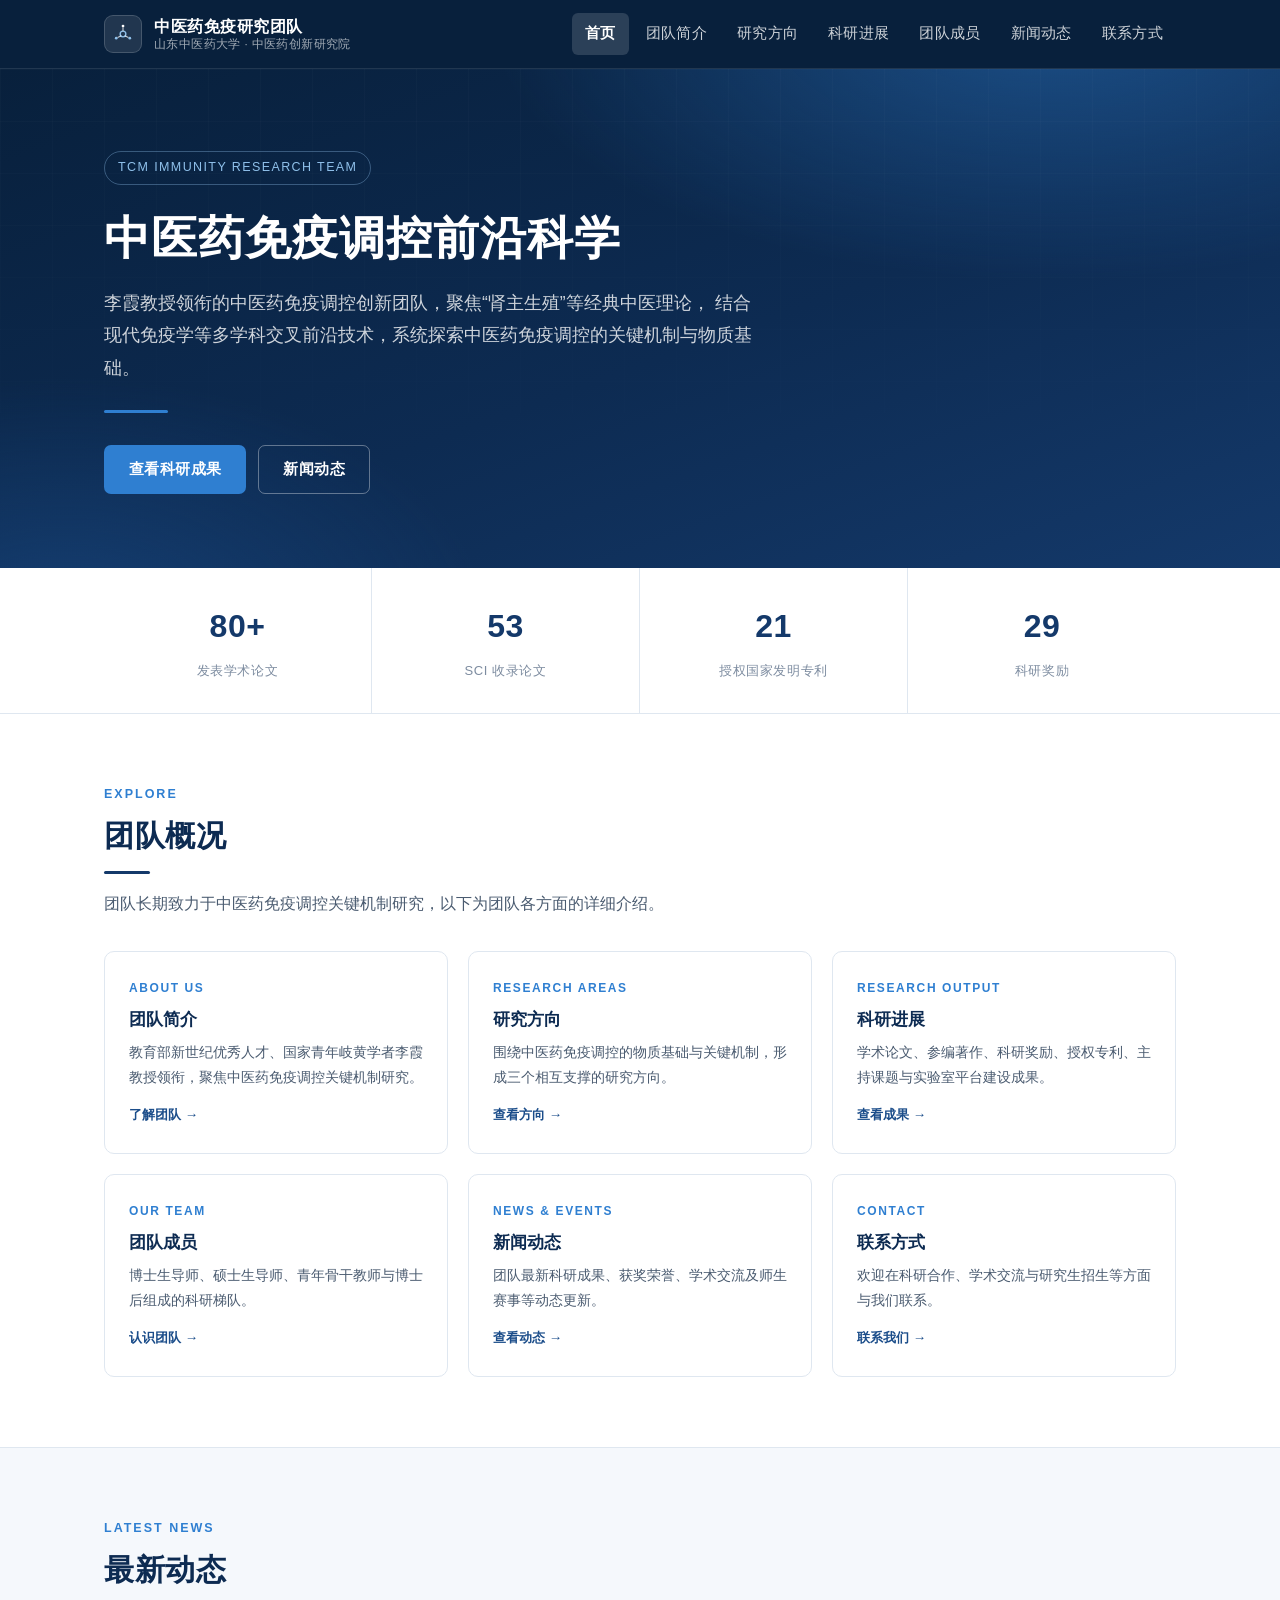
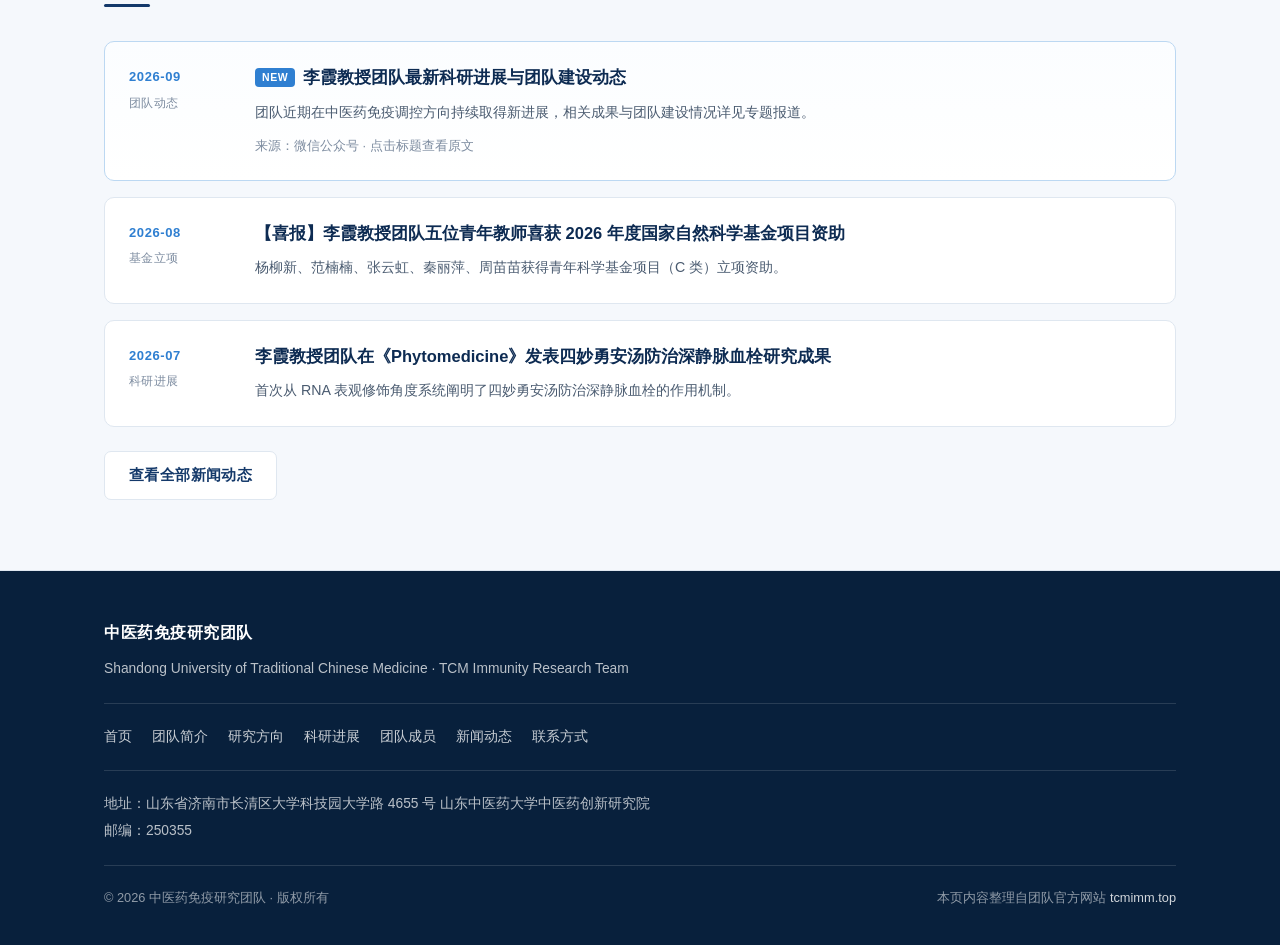
<file: index.html>
<!DOCTYPE html>
<html lang="zh-CN">
<head>
<meta charset="UTF-8">
<meta name="viewport" content="width=device-width, initial-scale=1">
<title>中医药免疫研究团队 | 山东中医药大学</title>
<meta name="description" content="山东中医药大学中医药免疫研究团队 —— 李霞教授领衔，聚焦中医药免疫调控关键机制研究，涵盖母胎免疫耐受、肿瘤免疫微环境与血管炎症损伤方向。">
<link rel="stylesheet" href="assets/css/style.css">
</head>
<body id="top">

<header class="site-header">
  <div class="container header-inner">
    <a class="brand" href="index.html">
      <span class="brand-mark" aria-hidden="true">
        <svg width="22" height="22" viewBox="0 0 24 24" fill="none">
          <circle cx="12" cy="12" r="3.1" stroke="#8fc0ea" stroke-width="1.5"/>
          <circle cx="12" cy="3.4" r="1.5" fill="#fff"/>
          <circle cx="19.4" cy="16.6" r="1.5" fill="#8fc0ea"/>
          <circle cx="4.6" cy="16.6" r="1.5" fill="#8fc0ea"/>
          <path d="M12 4.9v4M13.9 13.9l4 1.9M10.1 13.9l-4 1.9" stroke="rgba(255,255,255,.75)" stroke-width="1.2"/>
        </svg>
      </span>
      <span class="brand-text">
        <strong>中医药免疫研究团队</strong>
        <small>山东中医药大学 · 中医药创新研究院</small>
      </span>
    </a>
    <button class="nav-toggle" id="navToggle" aria-label="展开导航">☰</button>
    <nav class="site-nav" id="siteNav">
      <a href="index.html" class="active">首页</a>
      <a href="about.html">团队简介</a>
      <a href="research.html">研究方向</a>
      <a href="publications.html">科研进展</a>
      <a href="team.html">团队成员</a>
      <a href="news.html">新闻动态</a>
      <a href="contact.html">联系方式</a>
    </nav>
  </div>
</header>

<!-- ================= HERO ================= -->
<div class="hero">
  <div class="hero-inner">
    <span class="hero-tag">TCM Immunity Research Team</span>
    <h1>中医药免疫调控前沿科学</h1>
    <p class="hero-sub">
      李霞教授领衔的中医药免疫调控创新团队，聚焦“肾主生殖”等经典中医理论，
      结合现代免疫学等多学科交叉前沿技术，系统探索中医药免疫调控的关键机制与物质基础。
    </p>
    <div class="hero-line"></div>
    <div class="hero-actions">
      <a class="btn btn-primary" href="publications.html">查看科研成果</a>
      <a class="btn btn-ghost" href="news.html">新闻动态</a>
    </div>
  </div>
</div>

<!-- ================= STATS ================= -->
<div class="stats">
  <div class="container stats-grid">
    <div class="stat"><b>80+</b><span>发表学术论文</span></div>
    <div class="stat"><b>53</b><span>SCI 收录论文</span></div>
    <div class="stat"><b>21</b><span>授权国家发明专利</span></div>
    <div class="stat"><b>29</b><span>科研奖励</span></div>
  </div>
</div>

<!-- ================= 栏目导航 ================= -->
<section>
  <div class="container">
    <div class="sec-head">
      <div class="cn">Explore</div>
      <h2>团队概况</h2>
      <p>团队长期致力于中医药免疫调控关键机制研究，以下为团队各方面的详细介绍。</p>
    </div>
    <div class="link-cards">
      <a class="link-card" href="about.html">
        <div class="k">About us</div>
        <h3>团队简介</h3>
        <p>教育部新世纪优秀人才、国家青年岐黄学者李霞教授领衔，聚焦中医药免疫调控关键机制研究。</p>
        <div class="more">了解团队 →</div>
      </a>
      <a class="link-card" href="research.html">
        <div class="k">Research areas</div>
        <h3>研究方向</h3>
        <p>围绕中医药免疫调控的物质基础与关键机制，形成三个相互支撑的研究方向。</p>
        <div class="more">查看方向 →</div>
      </a>
      <a class="link-card" href="publications.html">
        <div class="k">Research output</div>
        <h3>科研进展</h3>
        <p>学术论文、参编著作、科研奖励、授权专利、主持课题与实验室平台建设成果。</p>
        <div class="more">查看成果 →</div>
      </a>
      <a class="link-card" href="team.html">
        <div class="k">Our team</div>
        <h3>团队成员</h3>
        <p>博士生导师、硕士生导师、青年骨干教师与博士后组成的科研梯队。</p>
        <div class="more">认识团队 →</div>
      </a>
      <a class="link-card" href="news.html">
        <div class="k">News &amp; events</div>
        <h3>新闻动态</h3>
        <p>团队最新科研成果、获奖荣誉、学术交流及师生赛事等动态更新。</p>
        <div class="more">查看动态 →</div>
      </a>
      <a class="link-card" href="contact.html">
        <div class="k">Contact</div>
        <h3>联系方式</h3>
        <p>欢迎在科研合作、学术交流与研究生招生等方面与我们联系。</p>
        <div class="more">联系我们 →</div>
      </a>
    </div>
  </div>
</section>

<!-- ================= 最新动态 ================= -->
<section class="section-alt">
  <div class="container">
    <div class="sec-head">
      <div class="cn">Latest news</div>
      <h2>最新动态</h2>
    </div>
    <div class="news-list">
      <article class="news-item is-new">
        <div class="news-date">2026-09<span>团队动态</span></div>
        <div>
          <h3><span class="badge-new">NEW</span><a href="https://mp.weixin.qq.com/s/19D8iKcvSdoYa2pzSZUnFw" target="_blank" rel="noopener">李霞教授团队最新科研进展与团队建设动态</a></h3>
          <p>团队近期在中医药免疫调控方向持续取得新进展，相关成果与团队建设情况详见专题报道。</p>
          <div class="src">来源：微信公众号 · 点击标题查看原文</div>
        </div>
      </article>
      <article class="news-item">
        <div class="news-date">2026-08<span>基金立项</span></div>
        <div>
          <h3><a href="news.html">【喜报】李霞教授团队五位青年教师喜获 2026 年度国家自然科学基金项目资助</a></h3>
          <p>杨柳新、范楠楠、张云虹、秦丽萍、周苗苗获得青年科学基金项目（C 类）立项资助。</p>
        </div>
      </article>
      <article class="news-item">
        <div class="news-date">2026-07<span>科研进展</span></div>
        <div>
          <h3><a href="news.html">李霞教授团队在《Phytomedicine》发表四妙勇安汤防治深静脉血栓研究成果</a></h3>
          <p>首次从 RNA 表观修饰角度系统阐明了四妙勇安汤防治深静脉血栓的作用机制。</p>
        </div>
      </article>
    </div>
    <p style="margin-top:24px"><a class="btn btn-line" href="news.html">查看全部新闻动态</a></p>
  </div>
</section>

<footer>
  <div class="container">
    <div class="fbrand">中医药免疫研究团队</div>
    <div style="margin-top:8px">Shandong University of Traditional Chinese Medicine · TCM Immunity Research Team</div>
    <div class="fdiv"></div>
    <div class="fnav">
      <a href="index.html">首页</a>
      <a href="about.html">团队简介</a>
      <a href="research.html">研究方向</a>
      <a href="publications.html">科研进展</a>
      <a href="team.html">团队成员</a>
      <a href="news.html">新闻动态</a>
      <a href="contact.html">联系方式</a>
    </div>
    <div class="fdiv"></div>
    <p>地址：山东省济南市长清区大学科技园大学路 4655 号 山东中医药大学中医药创新研究院</p>
    <p>邮编：250355</p>
    <div class="fdiv"></div>
    <div class="fbot">
      <span>© 2026 中医药免疫研究团队 · 版权所有</span>
      <span>本页内容整理自团队官方网站 <a href="https://tcmimm.top/" target="_blank" rel="noopener">tcmimm.top</a></span>
    </div>
  </div>
</footer>

<button class="totop" id="toTop" aria-label="返回顶部">↑</button>
<script src="assets/js/main.js"></script>
</body>
</html>
</file>
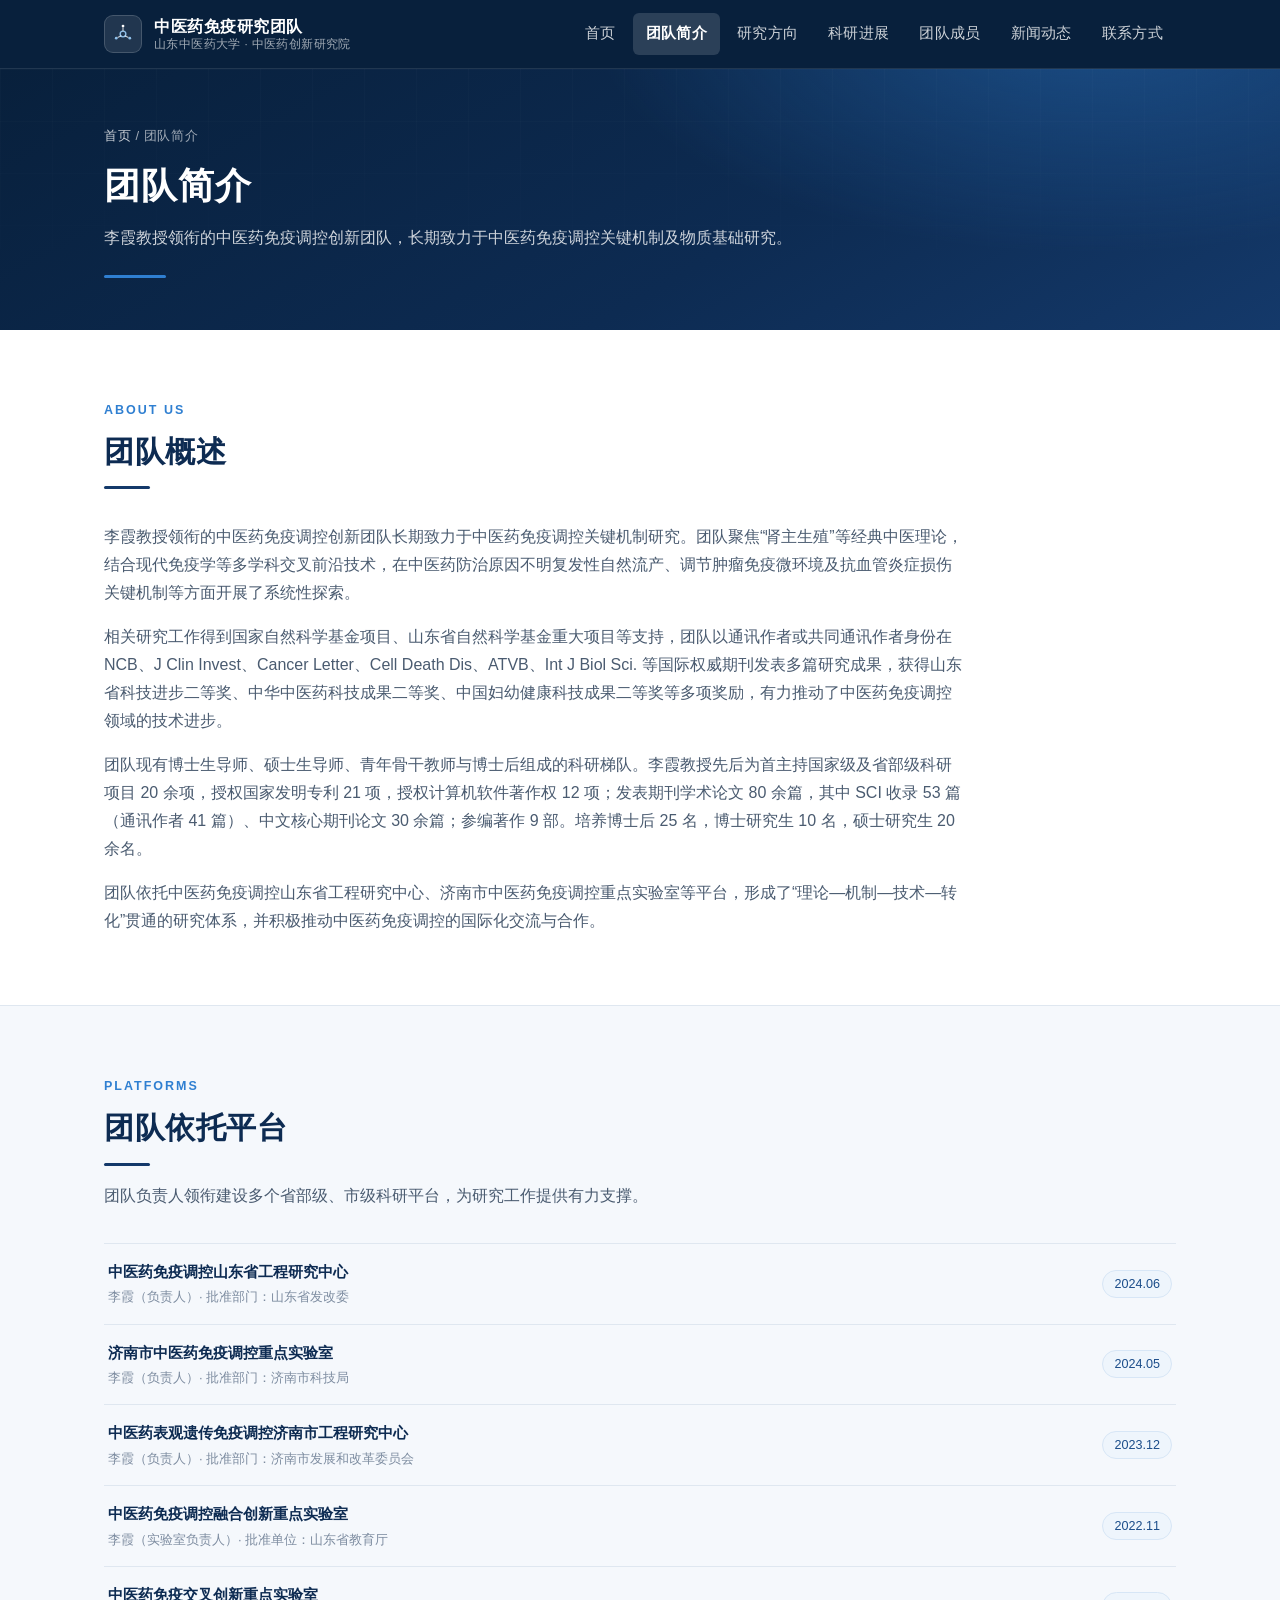
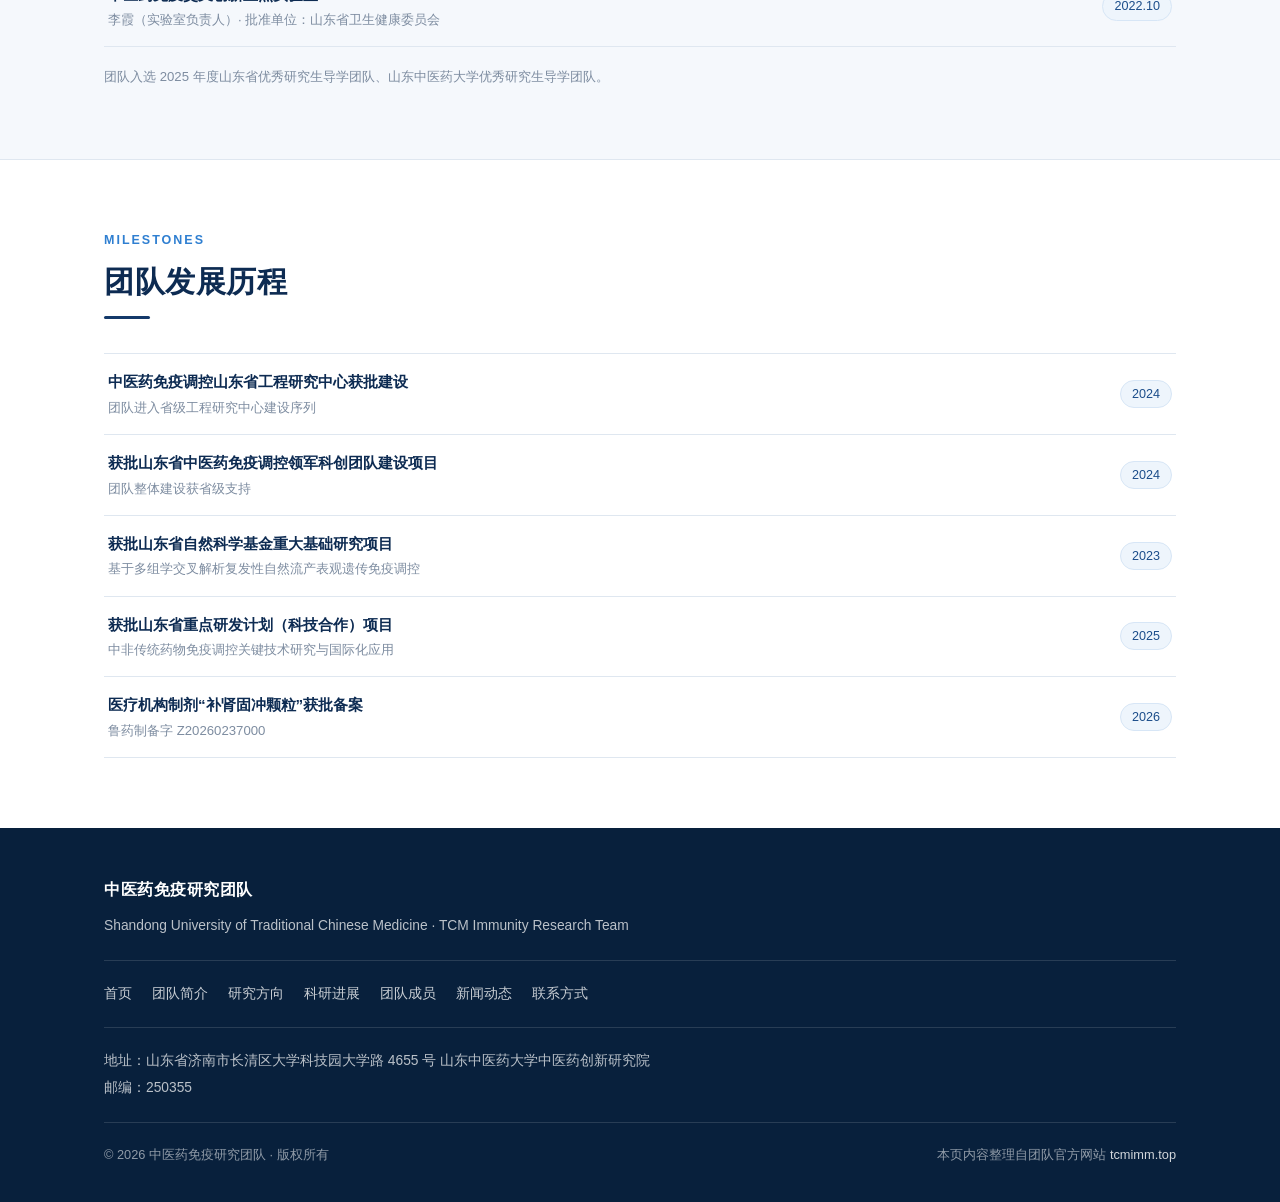
<file: about.html>
<!DOCTYPE html>
<html lang="zh-CN">
<head>
<meta charset="UTF-8">
<meta name="viewport" content="width=device-width, initial-scale=1">
<title>团队简介 | 中医药免疫研究团队</title>
<meta name="description" content="山东中医药大学中医药免疫研究团队简介 —— 李霞教授领衔，聚焦中医药免疫调控关键机制与物质基础研究。">
<link rel="stylesheet" href="assets/css/style.css">
</head>
<body id="top">

<header class="site-header">
  <div class="container header-inner">
    <a class="brand" href="index.html">
      <span class="brand-mark" aria-hidden="true">
        <svg width="22" height="22" viewBox="0 0 24 24" fill="none">
          <circle cx="12" cy="12" r="3.1" stroke="#8fc0ea" stroke-width="1.5"/>
          <circle cx="12" cy="3.4" r="1.5" fill="#fff"/>
          <circle cx="19.4" cy="16.6" r="1.5" fill="#8fc0ea"/>
          <circle cx="4.6" cy="16.6" r="1.5" fill="#8fc0ea"/>
          <path d="M12 4.9v4M13.9 13.9l4 1.9M10.1 13.9l-4 1.9" stroke="rgba(255,255,255,.75)" stroke-width="1.2"/>
        </svg>
      </span>
      <span class="brand-text">
        <strong>中医药免疫研究团队</strong>
        <small>山东中医药大学 · 中医药创新研究院</small>
      </span>
    </a>
    <button class="nav-toggle" id="navToggle" aria-label="展开导航">☰</button>
    <nav class="site-nav" id="siteNav">
      <a href="index.html">首页</a>
      <a href="about.html" class="active">团队简介</a>
      <a href="research.html">研究方向</a>
      <a href="publications.html">科研进展</a>
      <a href="team.html">团队成员</a>
      <a href="news.html">新闻动态</a>
      <a href="contact.html">联系方式</a>
    </nav>
  </div>
</header>

<div class="page-hero">
  <div class="container">
    <div class="crumb"><a href="index.html">首页</a> / 团队简介</div>
    <h1>团队简介</h1>
    <p class="sub">李霞教授领衔的中医药免疫调控创新团队，长期致力于中医药免疫调控关键机制及物质基础研究。</p>
    <div class="hero-line"></div>
  </div>
</div>

<section>
  <div class="container">
    <div class="sec-head">
      <div class="cn">About us</div>
      <h2>团队概述</h2>
    </div>
    <div class="prose">
      <p>李霞教授领衔的中医药免疫调控创新团队长期致力于中医药免疫调控关键机制研究。团队聚焦“肾主生殖”等经典中医理论，结合现代免疫学等多学科交叉前沿技术，在中医药防治原因不明复发性自然流产、调节肿瘤免疫微环境及抗血管炎症损伤关键机制等方面开展了系统性探索。</p>
      <p>相关研究工作得到国家自然科学基金项目、山东省自然科学基金重大项目等支持，团队以通讯作者或共同通讯作者身份在 NCB、J Clin Invest、Cancer Letter、Cell Death Dis、ATVB、Int J Biol Sci. 等国际权威期刊发表多篇研究成果，获得山东省科技进步二等奖、中华中医药科技成果二等奖、中国妇幼健康科技成果二等奖等多项奖励，有力推动了中医药免疫调控领域的技术进步。</p>
      <p>团队现有博士生导师、硕士生导师、青年骨干教师与博士后组成的科研梯队。李霞教授先后为首主持国家级及省部级科研项目 20 余项，授权国家发明专利 21 项，授权计算机软件著作权 12 项；发表期刊学术论文 80 余篇，其中 SCI 收录 53 篇（通讯作者 41 篇）、中文核心期刊论文 30 余篇；参编著作 9 部。培养博士后 25 名，博士研究生 10 名，硕士研究生 20 余名。</p>
      <p>团队依托中医药免疫调控山东省工程研究中心、济南市中医药免疫调控重点实验室等平台，形成了“理论—机制—技术—转化”贯通的研究体系，并积极推动中医药免疫调控的国际化交流与合作。</p>
    </div>
  </div>
</section>

<section class="section-alt">
  <div class="container">
    <div class="sec-head">
      <div class="cn">Platforms</div>
      <h2>团队依托平台</h2>
      <p>团队负责人领衔建设多个省部级、市级科研平台，为研究工作提供有力支撑。</p>
    </div>
    <div class="rows">
      <div class="row"><div><div class="t">中医药免疫调控山东省工程研究中心</div><div class="m">李霞（负责人）· 批准部门：山东省发改委</div></div><div></div><div class="y">2024.06</div></div>
      <div class="row"><div><div class="t">济南市中医药免疫调控重点实验室</div><div class="m">李霞（负责人）· 批准部门：济南市科技局</div></div><div></div><div class="y">2024.05</div></div>
      <div class="row"><div><div class="t">中医药表观遗传免疫调控济南市工程研究中心</div><div class="m">李霞（负责人）· 批准部门：济南市发展和改革委员会</div></div><div></div><div class="y">2023.12</div></div>
      <div class="row"><div><div class="t">中医药免疫调控融合创新重点实验室</div><div class="m">李霞（实验室负责人）· 批准单位：山东省教育厅</div></div><div></div><div class="y">2022.11</div></div>
      <div class="row"><div><div class="t">中医药免疫交叉创新重点实验室</div><div class="m">李霞（实验室负责人）· 批准单位：山东省卫生健康委员会</div></div><div></div><div class="y">2022.10</div></div>
    </div>
    <p class="note">团队入选 2025 年度山东省优秀研究生导学团队、山东中医药大学优秀研究生导学团队。</p>
  </div>
</section>

<section>
  <div class="container">
    <div class="sec-head">
      <div class="cn">Milestones</div>
      <h2>团队发展历程</h2>
    </div>
    <div class="rows">
      <div class="row two"><div><div class="t">中医药免疫调控山东省工程研究中心获批建设</div><div class="m">团队进入省级工程研究中心建设序列</div></div><div class="y">2024</div></div>
      <div class="row two"><div><div class="t">获批山东省中医药免疫调控领军科创团队建设项目</div><div class="m">团队整体建设获省级支持</div></div><div class="y">2024</div></div>
      <div class="row two"><div><div class="t">获批山东省自然科学基金重大基础研究项目</div><div class="m">基于多组学交叉解析复发性自然流产表观遗传免疫调控</div></div><div class="y">2023</div></div>
      <div class="row two"><div><div class="t">获批山东省重点研发计划（科技合作）项目</div><div class="m">中非传统药物免疫调控关键技术研究与国际化应用</div></div><div class="y">2025</div></div>
      <div class="row two"><div><div class="t">医疗机构制剂“补肾固冲颗粒”获批备案</div><div class="m">鲁药制备字 Z20260237000</div></div><div class="y">2026</div></div>
    </div>
  </div>
</section>

<footer>
  <div class="container">
    <div class="fbrand">中医药免疫研究团队</div>
    <div style="margin-top:8px">Shandong University of Traditional Chinese Medicine · TCM Immunity Research Team</div>
    <div class="fdiv"></div>
    <div class="fnav">
      <a href="index.html">首页</a>
      <a href="about.html">团队简介</a>
      <a href="research.html">研究方向</a>
      <a href="publications.html">科研进展</a>
      <a href="team.html">团队成员</a>
      <a href="news.html">新闻动态</a>
      <a href="contact.html">联系方式</a>
    </div>
    <div class="fdiv"></div>
    <p>地址：山东省济南市长清区大学科技园大学路 4655 号 山东中医药大学中医药创新研究院</p>
    <p>邮编：250355</p>
    <div class="fdiv"></div>
    <div class="fbot">
      <span>© 2026 中医药免疫研究团队 · 版权所有</span>
      <span>本页内容整理自团队官方网站 <a href="https://tcmimm.top/" target="_blank" rel="noopener">tcmimm.top</a></span>
    </div>
  </div>
</footer>

<button class="totop" id="toTop" aria-label="返回顶部">↑</button>
<script src="assets/js/main.js"></script>
</body>
</html>
</file>
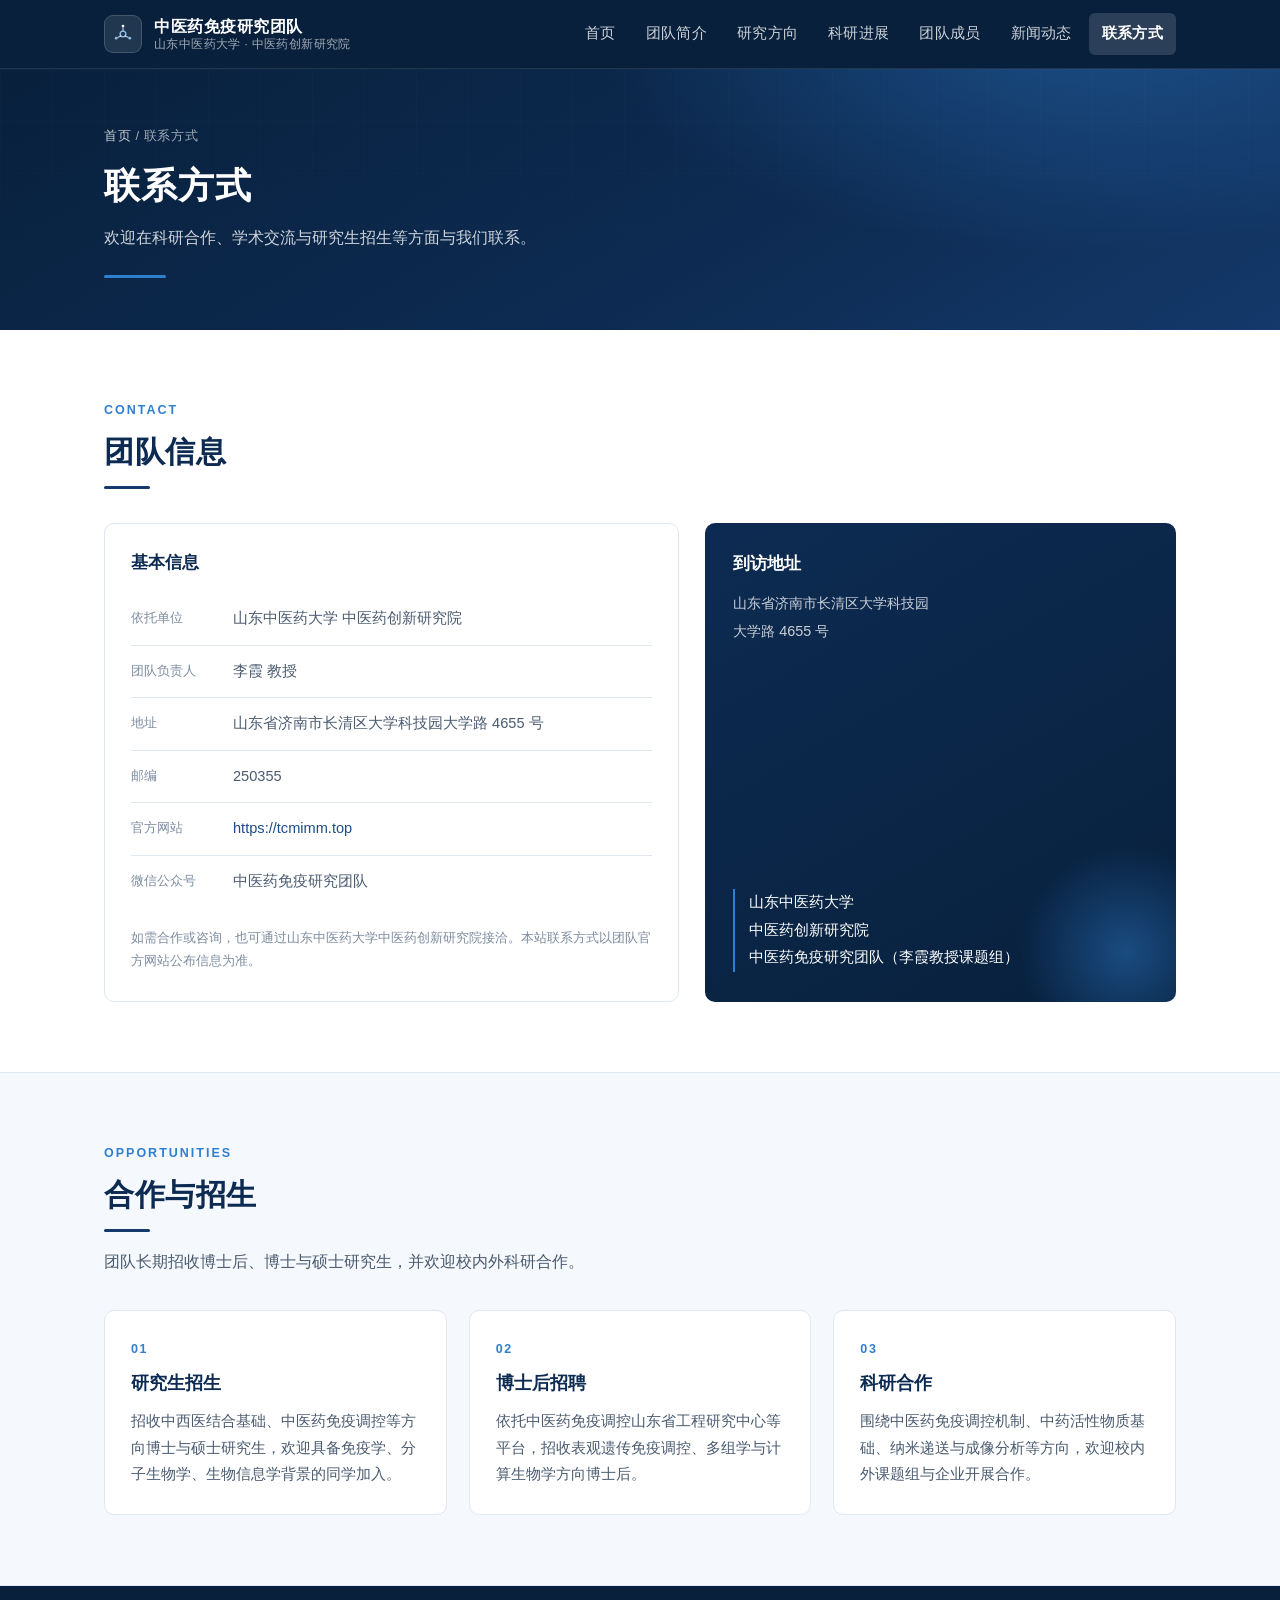
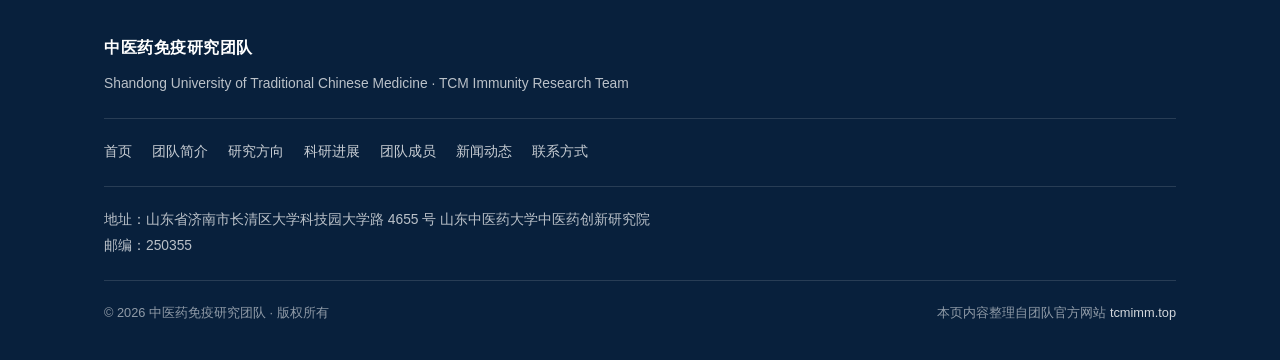
<file: contact.html>
<!DOCTYPE html>
<html lang="zh-CN">
<head>
<meta charset="UTF-8">
<meta name="viewport" content="width=device-width, initial-scale=1">
<title>联系方式 | 中医药免疫研究团队</title>
<meta name="description" content="中医药免疫研究团队联系方式 —— 山东中医药大学中医药创新研究院，山东省济南市长清区大学科技园大学路 4655 号。">
<link rel="stylesheet" href="assets/css/style.css">
</head>
<body id="top">

<header class="site-header">
  <div class="container header-inner">
    <a class="brand" href="index.html">
      <span class="brand-mark" aria-hidden="true">
        <svg width="22" height="22" viewBox="0 0 24 24" fill="none">
          <circle cx="12" cy="12" r="3.1" stroke="#8fc0ea" stroke-width="1.5"/>
          <circle cx="12" cy="3.4" r="1.5" fill="#fff"/>
          <circle cx="19.4" cy="16.6" r="1.5" fill="#8fc0ea"/>
          <circle cx="4.6" cy="16.6" r="1.5" fill="#8fc0ea"/>
          <path d="M12 4.9v4M13.9 13.9l4 1.9M10.1 13.9l-4 1.9" stroke="rgba(255,255,255,.75)" stroke-width="1.2"/>
        </svg>
      </span>
      <span class="brand-text">
        <strong>中医药免疫研究团队</strong>
        <small>山东中医药大学 · 中医药创新研究院</small>
      </span>
    </a>
    <button class="nav-toggle" id="navToggle" aria-label="展开导航">☰</button>
    <nav class="site-nav" id="siteNav">
      <a href="index.html">首页</a>
      <a href="about.html">团队简介</a>
      <a href="research.html">研究方向</a>
      <a href="publications.html">科研进展</a>
      <a href="team.html">团队成员</a>
      <a href="news.html">新闻动态</a>
      <a href="contact.html" class="active">联系方式</a>
    </nav>
  </div>
</header>

<div class="page-hero">
  <div class="container">
    <div class="crumb"><a href="index.html">首页</a> / 联系方式</div>
    <h1>联系方式</h1>
    <p class="sub">欢迎在科研合作、学术交流与研究生招生等方面与我们联系。</p>
    <div class="hero-line"></div>
  </div>
</div>

<section>
  <div class="container">
    <div class="sec-head">
      <div class="cn">Contact</div>
      <h2>团队信息</h2>
    </div>

    <div class="contact-grid">
      <div class="contact-box">
        <h3>基本信息</h3>
        <div class="c-item"><span class="k">依托单位</span><span>山东中医药大学 中医药创新研究院</span></div>
        <div class="c-item"><span class="k">团队负责人</span><span>李霞 教授</span></div>
        <div class="c-item"><span class="k">地址</span><span>山东省济南市长清区大学科技园大学路 4655 号</span></div>
        <div class="c-item"><span class="k">邮编</span><span>250355</span></div>
        <div class="c-item"><span class="k">官方网站</span><span><a href="https://tcmimm.top/" target="_blank" rel="noopener">https://tcmimm.top</a></span></div>
        <div class="c-item"><span class="k">微信公众号</span><span>中医药免疫研究团队</span></div>
        <p class="note">如需合作或咨询，也可通过山东中医药大学中医药创新研究院接洽。本站联系方式以团队官方网站公布信息为准。</p>
      </div>

      <div class="map-card">
        <div>
          <h3>到访地址</h3>
          <p>山东省济南市长清区大学科技园<br>大学路 4655 号</p>
        </div>
        <div class="addr">
          山东中医药大学<br>
          中医药创新研究院<br>
          中医药免疫研究团队（李霞教授课题组）
        </div>
      </div>
    </div>
  </div>
</section>

<section class="section-alt">
  <div class="container">
    <div class="sec-head">
      <div class="cn">Opportunities</div>
      <h2>合作与招生</h2>
      <p>团队长期招收博士后、博士与硕士研究生，并欢迎校内外科研合作。</p>
    </div>
    <div class="cards">
      <article class="card">
        <div class="no">01</div>
        <h3>研究生招生</h3>
        <p>招收中西医结合基础、中医药免疫调控等方向博士与硕士研究生，欢迎具备免疫学、分子生物学、生物信息学背景的同学加入。</p>
      </article>
      <article class="card">
        <div class="no">02</div>
        <h3>博士后招聘</h3>
        <p>依托中医药免疫调控山东省工程研究中心等平台，招收表观遗传免疫调控、多组学与计算生物学方向博士后。</p>
      </article>
      <article class="card">
        <div class="no">03</div>
        <h3>科研合作</h3>
        <p>围绕中医药免疫调控机制、中药活性物质基础、纳米递送与成像分析等方向，欢迎校内外课题组与企业开展合作。</p>
      </article>
    </div>
  </div>
</section>

<footer>
  <div class="container">
    <div class="fbrand">中医药免疫研究团队</div>
    <div style="margin-top:8px">Shandong University of Traditional Chinese Medicine · TCM Immunity Research Team</div>
    <div class="fdiv"></div>
    <div class="fnav">
      <a href="index.html">首页</a>
      <a href="about.html">团队简介</a>
      <a href="research.html">研究方向</a>
      <a href="publications.html">科研进展</a>
      <a href="team.html">团队成员</a>
      <a href="news.html">新闻动态</a>
      <a href="contact.html">联系方式</a>
    </div>
    <div class="fdiv"></div>
    <p>地址：山东省济南市长清区大学科技园大学路 4655 号 山东中医药大学中医药创新研究院</p>
    <p>邮编：250355</p>
    <div class="fdiv"></div>
    <div class="fbot">
      <span>© 2026 中医药免疫研究团队 · 版权所有</span>
      <span>本页内容整理自团队官方网站 <a href="https://tcmimm.top/" target="_blank" rel="noopener">tcmimm.top</a></span>
    </div>
  </div>
</footer>

<button class="totop" id="toTop" aria-label="返回顶部">↑</button>
<script src="assets/js/main.js"></script>
</body>
</html>
</file>
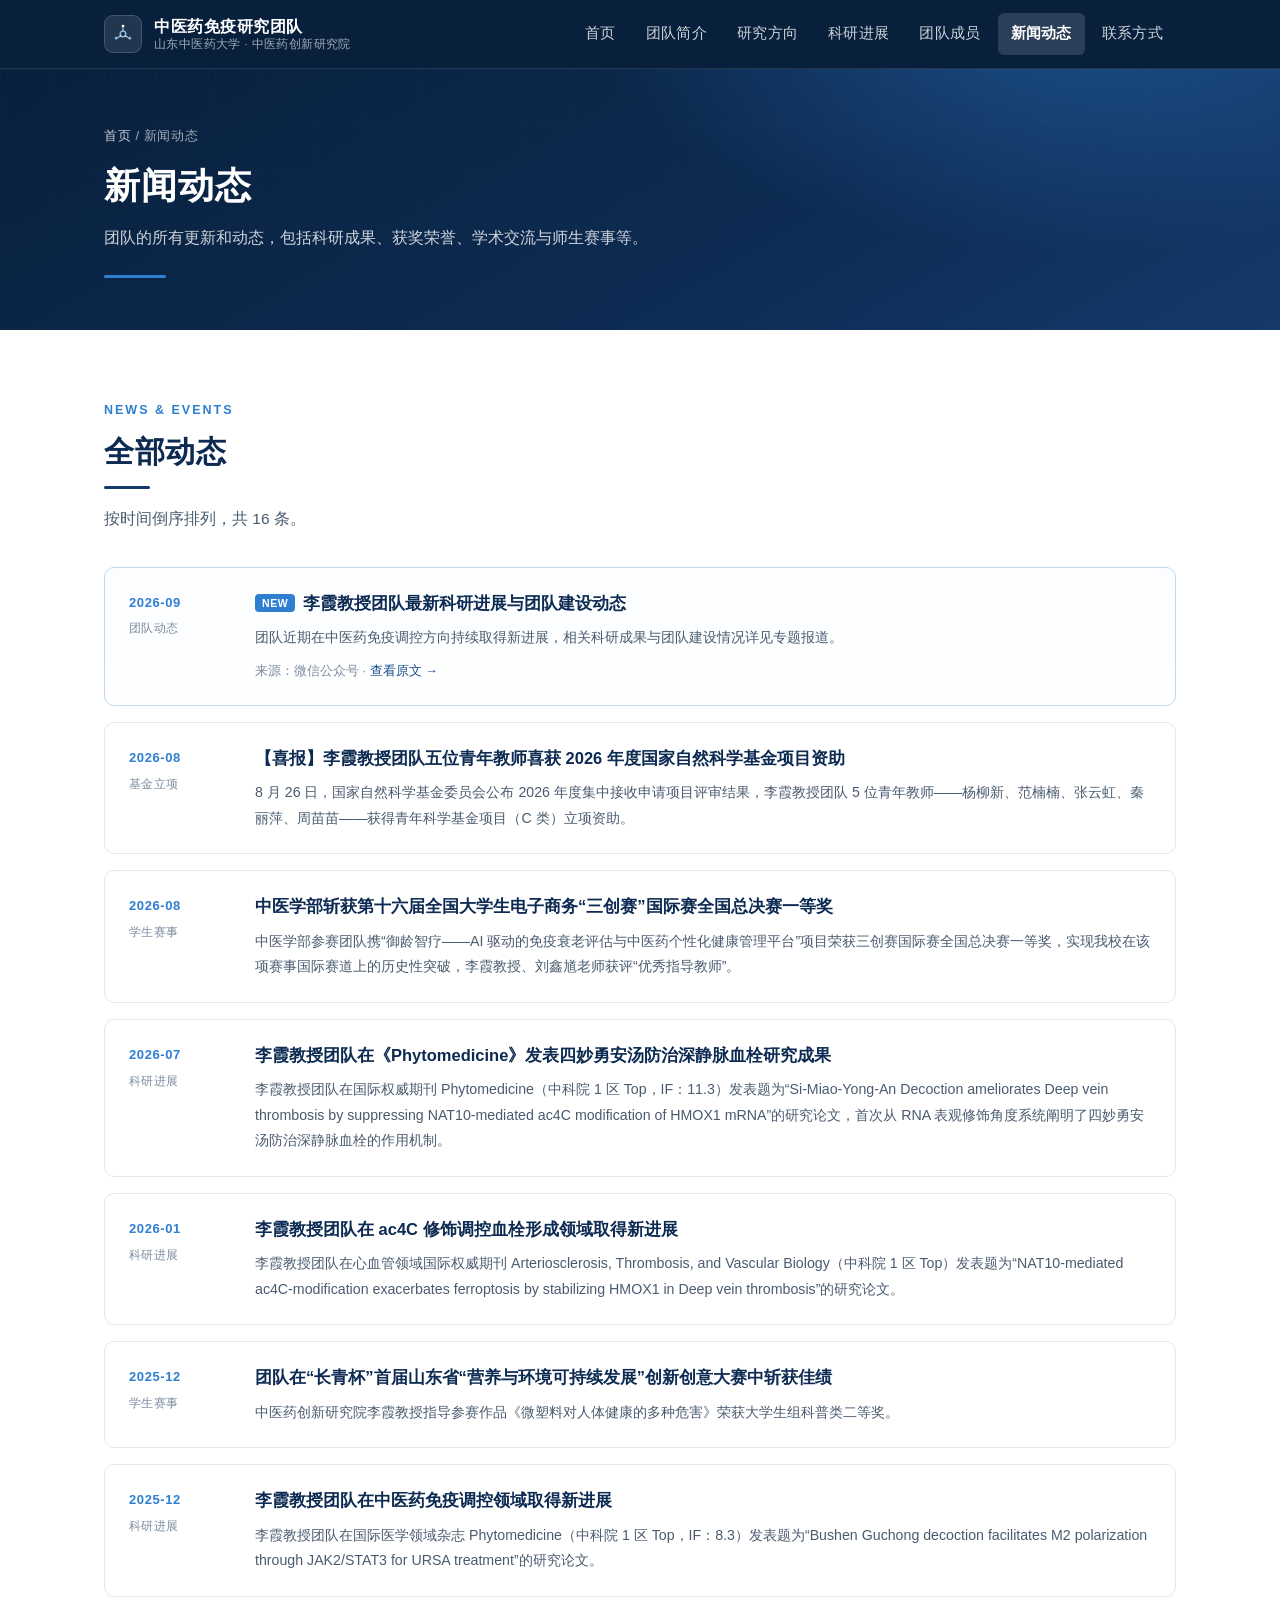
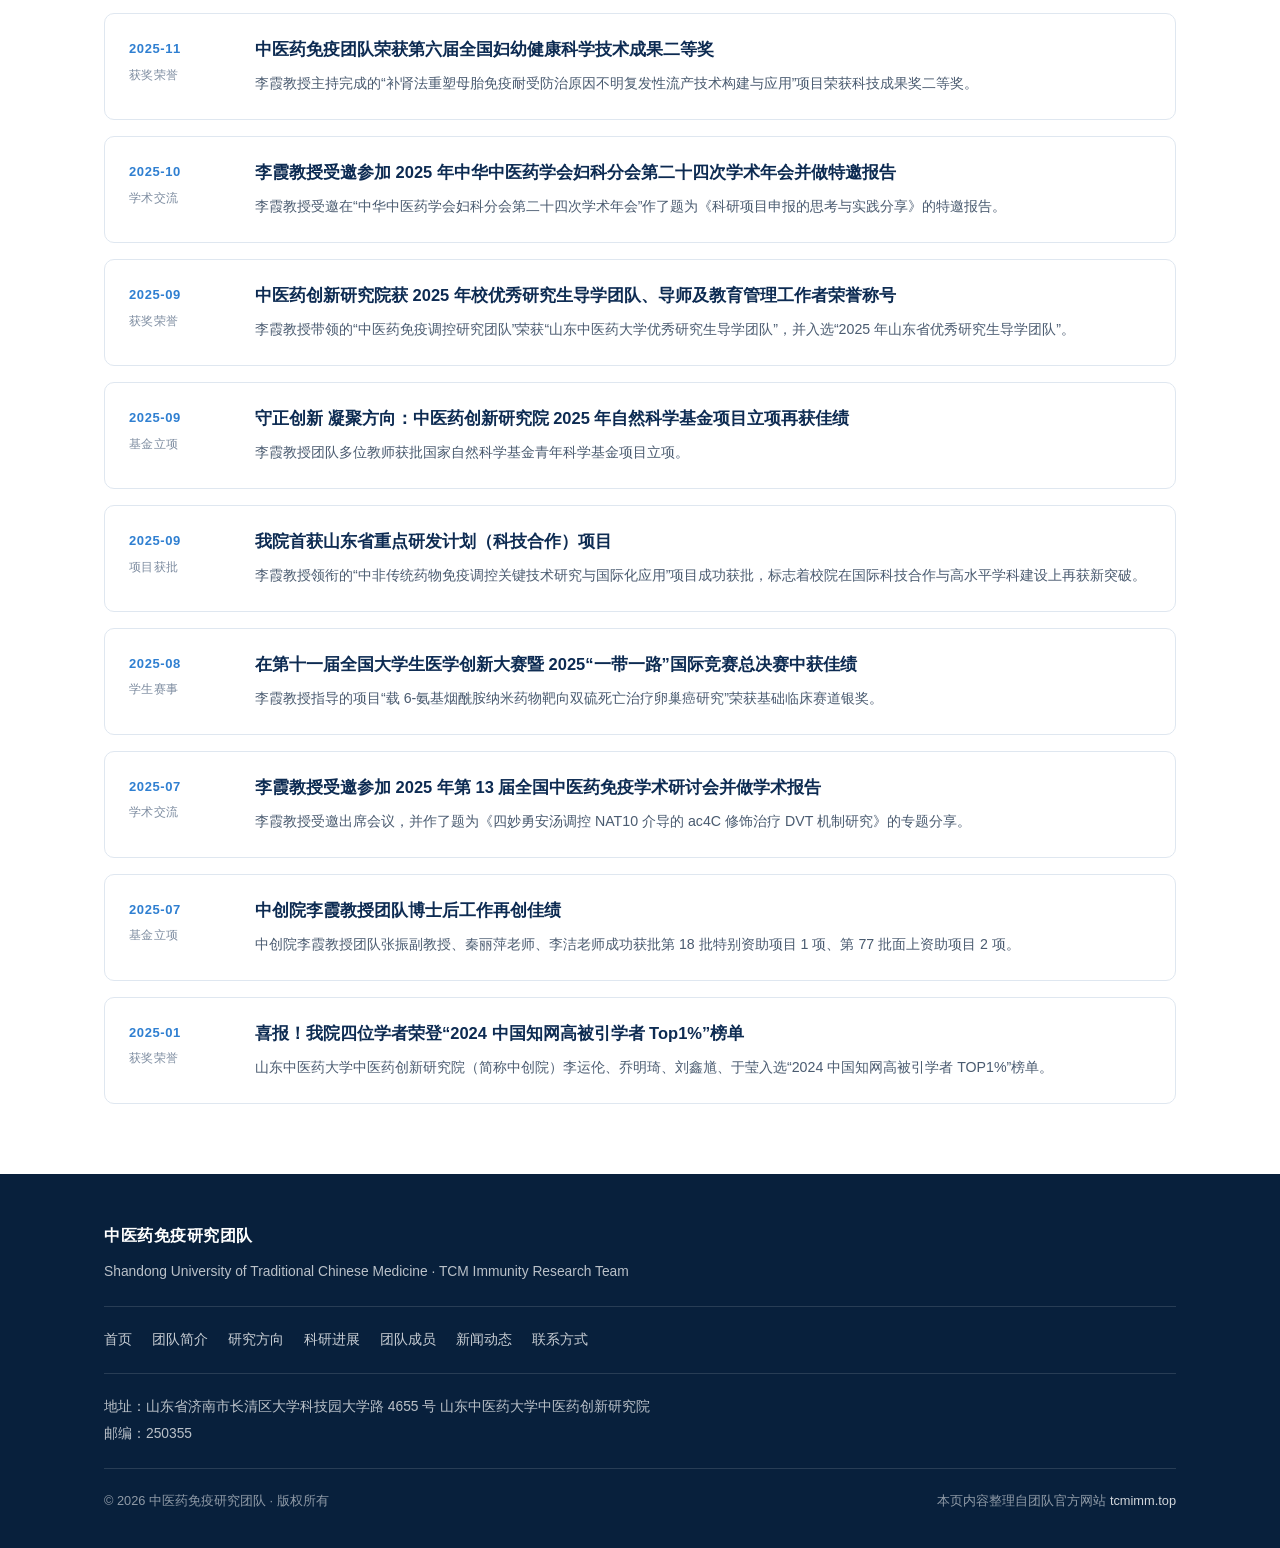
<file: news.html>
<!DOCTYPE html>
<html lang="zh-CN">
<head>
<meta charset="UTF-8">
<meta name="viewport" content="width=device-width, initial-scale=1">
<title>新闻动态 | 中医药免疫研究团队</title>
<meta name="description" content="中医药免疫研究团队新闻动态 —— 科研进展、获奖荣誉、学术交流、师生赛事等最新更新。">
<link rel="stylesheet" href="assets/css/style.css">
</head>
<body id="top">

<header class="site-header">
  <div class="container header-inner">
    <a class="brand" href="index.html">
      <span class="brand-mark" aria-hidden="true">
        <svg width="22" height="22" viewBox="0 0 24 24" fill="none">
          <circle cx="12" cy="12" r="3.1" stroke="#8fc0ea" stroke-width="1.5"/>
          <circle cx="12" cy="3.4" r="1.5" fill="#fff"/>
          <circle cx="19.4" cy="16.6" r="1.5" fill="#8fc0ea"/>
          <circle cx="4.6" cy="16.6" r="1.5" fill="#8fc0ea"/>
          <path d="M12 4.9v4M13.9 13.9l4 1.9M10.1 13.9l-4 1.9" stroke="rgba(255,255,255,.75)" stroke-width="1.2"/>
        </svg>
      </span>
      <span class="brand-text">
        <strong>中医药免疫研究团队</strong>
        <small>山东中医药大学 · 中医药创新研究院</small>
      </span>
    </a>
    <button class="nav-toggle" id="navToggle" aria-label="展开导航">☰</button>
    <nav class="site-nav" id="siteNav">
      <a href="index.html">首页</a>
      <a href="about.html">团队简介</a>
      <a href="research.html">研究方向</a>
      <a href="publications.html">科研进展</a>
      <a href="team.html">团队成员</a>
      <a href="news.html" class="active">新闻动态</a>
      <a href="contact.html">联系方式</a>
    </nav>
  </div>
</header>

<div class="page-hero">
  <div class="container">
    <div class="crumb"><a href="index.html">首页</a> / 新闻动态</div>
    <h1>新闻动态</h1>
    <p class="sub">团队的所有更新和动态，包括科研成果、获奖荣誉、学术交流与师生赛事等。</p>
    <div class="hero-line"></div>
  </div>
</div>

<section>
  <div class="container">
    <div class="sec-head">
      <div class="cn">News &amp; events</div>
      <h2>全部动态</h2>
      <p>按时间倒序排列，共 16 条。</p>
    </div>

    <div class="news-list">

      <article class="news-item is-new">
        <div class="news-date">2026-09<span>团队动态</span></div>
        <div>
          <h3><span class="badge-new">NEW</span><a href="https://mp.weixin.qq.com/s/19D8iKcvSdoYa2pzSZUnFw" target="_blank" rel="noopener">李霞教授团队最新科研进展与团队建设动态</a></h3>
          <p>团队近期在中医药免疫调控方向持续取得新进展，相关科研成果与团队建设情况详见专题报道。</p>
          <div class="src">来源：微信公众号 · <a href="https://mp.weixin.qq.com/s/19D8iKcvSdoYa2pzSZUnFw" target="_blank" rel="noopener">查看原文 →</a></div>
        </div>
      </article>

      <article class="news-item">
        <div class="news-date">2026-08<span>基金立项</span></div>
        <div>
          <h3>【喜报】李霞教授团队五位青年教师喜获 2026 年度国家自然科学基金项目资助</h3>
          <p>8 月 26 日，国家自然科学基金委员会公布 2026 年度集中接收申请项目评审结果，李霞教授团队 5 位青年教师——杨柳新、范楠楠、张云虹、秦丽萍、周苗苗——获得青年科学基金项目（C 类）立项资助。</p>
        </div>
      </article>

      <article class="news-item">
        <div class="news-date">2026-08<span>学生赛事</span></div>
        <div>
          <h3>中医学部斩获第十六届全国大学生电子商务“三创赛”国际赛全国总决赛一等奖</h3>
          <p>中医学部参赛团队携“御龄智疗——AI 驱动的免疫衰老评估与中医药个性化健康管理平台”项目荣获三创赛国际赛全国总决赛一等奖，实现我校在该项赛事国际赛道上的历史性突破，李霞教授、刘鑫馗老师获评“优秀指导教师”。</p>
        </div>
      </article>

      <article class="news-item">
        <div class="news-date">2026-07<span>科研进展</span></div>
        <div>
          <h3>李霞教授团队在《Phytomedicine》发表四妙勇安汤防治深静脉血栓研究成果</h3>
          <p>李霞教授团队在国际权威期刊 Phytomedicine（中科院 1 区 Top，IF：11.3）发表题为“Si-Miao-Yong-An Decoction ameliorates Deep vein thrombosis by suppressing NAT10-mediated ac4C modification of HMOX1 mRNA”的研究论文，首次从 RNA 表观修饰角度系统阐明了四妙勇安汤防治深静脉血栓的作用机制。</p>
        </div>
      </article>

      <article class="news-item">
        <div class="news-date">2026-01<span>科研进展</span></div>
        <div>
          <h3>李霞教授团队在 ac4C 修饰调控血栓形成领域取得新进展</h3>
          <p>李霞教授团队在心血管领域国际权威期刊 Arteriosclerosis, Thrombosis, and Vascular Biology（中科院 1 区 Top）发表题为“NAT10-mediated ac4C-modification exacerbates ferroptosis by stabilizing HMOX1 in Deep vein thrombosis”的研究论文。</p>
        </div>
      </article>

      <article class="news-item">
        <div class="news-date">2025-12<span>学生赛事</span></div>
        <div>
          <h3>团队在“长青杯”首届山东省“营养与环境可持续发展”创新创意大赛中斩获佳绩</h3>
          <p>中医药创新研究院李霞教授指导参赛作品《微塑料对人体健康的多种危害》荣获大学生组科普类二等奖。</p>
        </div>
      </article>

      <article class="news-item">
        <div class="news-date">2025-12<span>科研进展</span></div>
        <div>
          <h3>李霞教授团队在中医药免疫调控领域取得新进展</h3>
          <p>李霞教授团队在国际医学领域杂志 Phytomedicine（中科院 1 区 Top，IF：8.3）发表题为“Bushen Guchong decoction facilitates M2 polarization through JAK2/STAT3 for URSA treatment”的研究论文。</p>
        </div>
      </article>

      <article class="news-item">
        <div class="news-date">2025-11<span>获奖荣誉</span></div>
        <div>
          <h3>中医药免疫团队荣获第六届全国妇幼健康科学技术成果二等奖</h3>
          <p>李霞教授主持完成的“补肾法重塑母胎免疫耐受防治原因不明复发性流产技术构建与应用”项目荣获科技成果奖二等奖。</p>
        </div>
      </article>

      <article class="news-item">
        <div class="news-date">2025-10<span>学术交流</span></div>
        <div>
          <h3>李霞教授受邀参加 2025 年中华中医药学会妇科分会第二十四次学术年会并做特邀报告</h3>
          <p>李霞教授受邀在“中华中医药学会妇科分会第二十四次学术年会”作了题为《科研项目申报的思考与实践分享》的特邀报告。</p>
        </div>
      </article>

      <article class="news-item">
        <div class="news-date">2025-09<span>获奖荣誉</span></div>
        <div>
          <h3>中医药创新研究院获 2025 年校优秀研究生导学团队、导师及教育管理工作者荣誉称号</h3>
          <p>李霞教授带领的“中医药免疫调控研究团队”荣获“山东中医药大学优秀研究生导学团队”，并入选“2025 年山东省优秀研究生导学团队”。</p>
        </div>
      </article>

      <article class="news-item">
        <div class="news-date">2025-09<span>基金立项</span></div>
        <div>
          <h3>守正创新 凝聚方向：中医药创新研究院 2025 年自然科学基金项目立项再获佳绩</h3>
          <p>李霞教授团队多位教师获批国家自然科学基金青年科学基金项目立项。</p>
        </div>
      </article>

      <article class="news-item">
        <div class="news-date">2025-09<span>项目获批</span></div>
        <div>
          <h3>我院首获山东省重点研发计划（科技合作）项目</h3>
          <p>李霞教授领衔的“中非传统药物免疫调控关键技术研究与国际化应用”项目成功获批，标志着校院在国际科技合作与高水平学科建设上再获新突破。</p>
        </div>
      </article>

      <article class="news-item">
        <div class="news-date">2025-08<span>学生赛事</span></div>
        <div>
          <h3>在第十一届全国大学生医学创新大赛暨 2025“一带一路”国际竞赛总决赛中获佳绩</h3>
          <p>李霞教授指导的项目“载 6-氨基烟酰胺纳米药物靶向双硫死亡治疗卵巢癌研究”荣获基础临床赛道银奖。</p>
        </div>
      </article>

      <article class="news-item">
        <div class="news-date">2025-07<span>学术交流</span></div>
        <div>
          <h3>李霞教授受邀参加 2025 年第 13 届全国中医药免疫学术研讨会并做学术报告</h3>
          <p>李霞教授受邀出席会议，并作了题为《四妙勇安汤调控 NAT10 介导的 ac4C 修饰治疗 DVT 机制研究》的专题分享。</p>
        </div>
      </article>

      <article class="news-item">
        <div class="news-date">2025-07<span>基金立项</span></div>
        <div>
          <h3>中创院李霞教授团队博士后工作再创佳绩</h3>
          <p>中创院李霞教授团队张振副教授、秦丽萍老师、李洁老师成功获批第 18 批特别资助项目 1 项、第 77 批面上资助项目 2 项。</p>
        </div>
      </article>

      <article class="news-item">
        <div class="news-date">2025-01<span>获奖荣誉</span></div>
        <div>
          <h3>喜报！我院四位学者荣登“2024 中国知网高被引学者 Top1%”榜单</h3>
          <p>山东中医药大学中医药创新研究院（简称中创院）李运伦、乔明琦、刘鑫馗、于莹入选“2024 中国知网高被引学者 TOP1%”榜单。</p>
        </div>
      </article>

    </div>
  </div>
</section>

<footer>
  <div class="container">
    <div class="fbrand">中医药免疫研究团队</div>
    <div style="margin-top:8px">Shandong University of Traditional Chinese Medicine · TCM Immunity Research Team</div>
    <div class="fdiv"></div>
    <div class="fnav">
      <a href="index.html">首页</a>
      <a href="about.html">团队简介</a>
      <a href="research.html">研究方向</a>
      <a href="publications.html">科研进展</a>
      <a href="team.html">团队成员</a>
      <a href="news.html">新闻动态</a>
      <a href="contact.html">联系方式</a>
    </div>
    <div class="fdiv"></div>
    <p>地址：山东省济南市长清区大学科技园大学路 4655 号 山东中医药大学中医药创新研究院</p>
    <p>邮编：250355</p>
    <div class="fdiv"></div>
    <div class="fbot">
      <span>© 2026 中医药免疫研究团队 · 版权所有</span>
      <span>本页内容整理自团队官方网站 <a href="https://tcmimm.top/" target="_blank" rel="noopener">tcmimm.top</a></span>
    </div>
  </div>
</footer>

<button class="totop" id="toTop" aria-label="返回顶部">↑</button>
<script src="assets/js/main.js"></script>
</body>
</html>
</file>
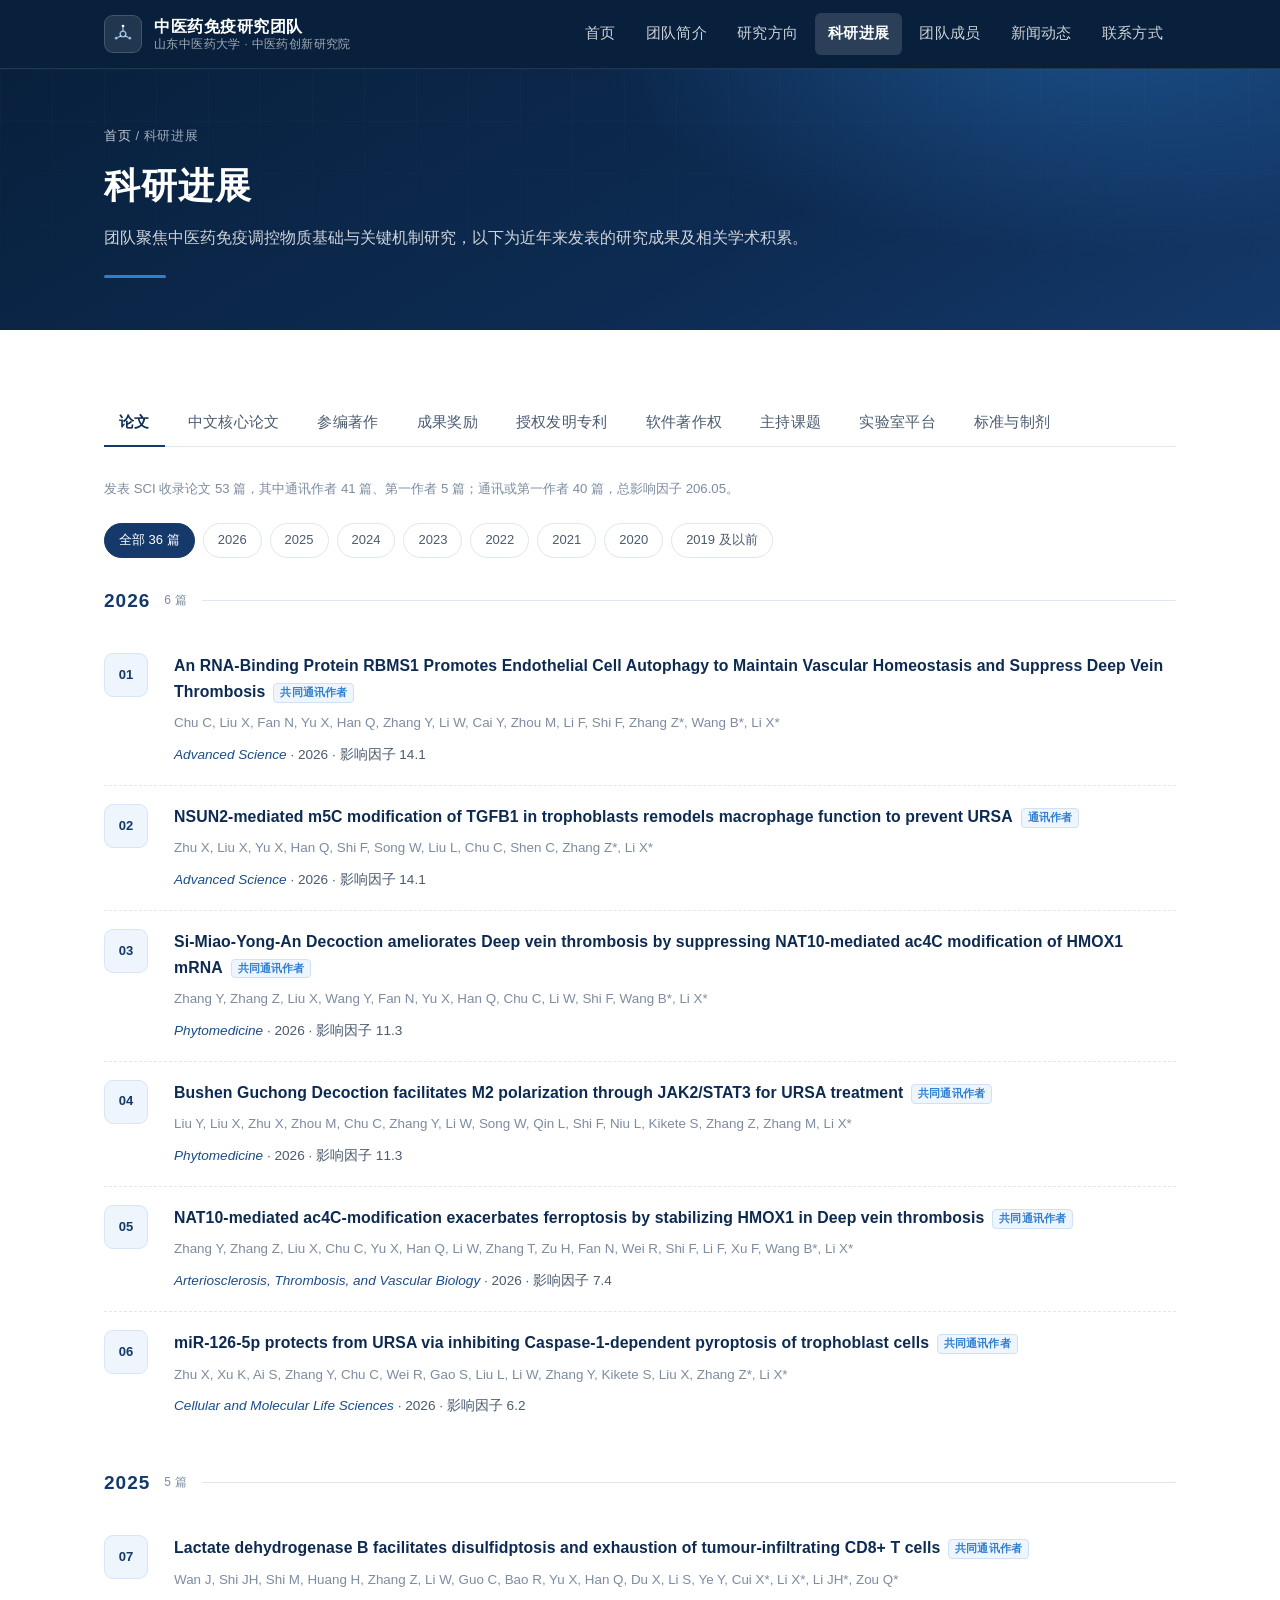
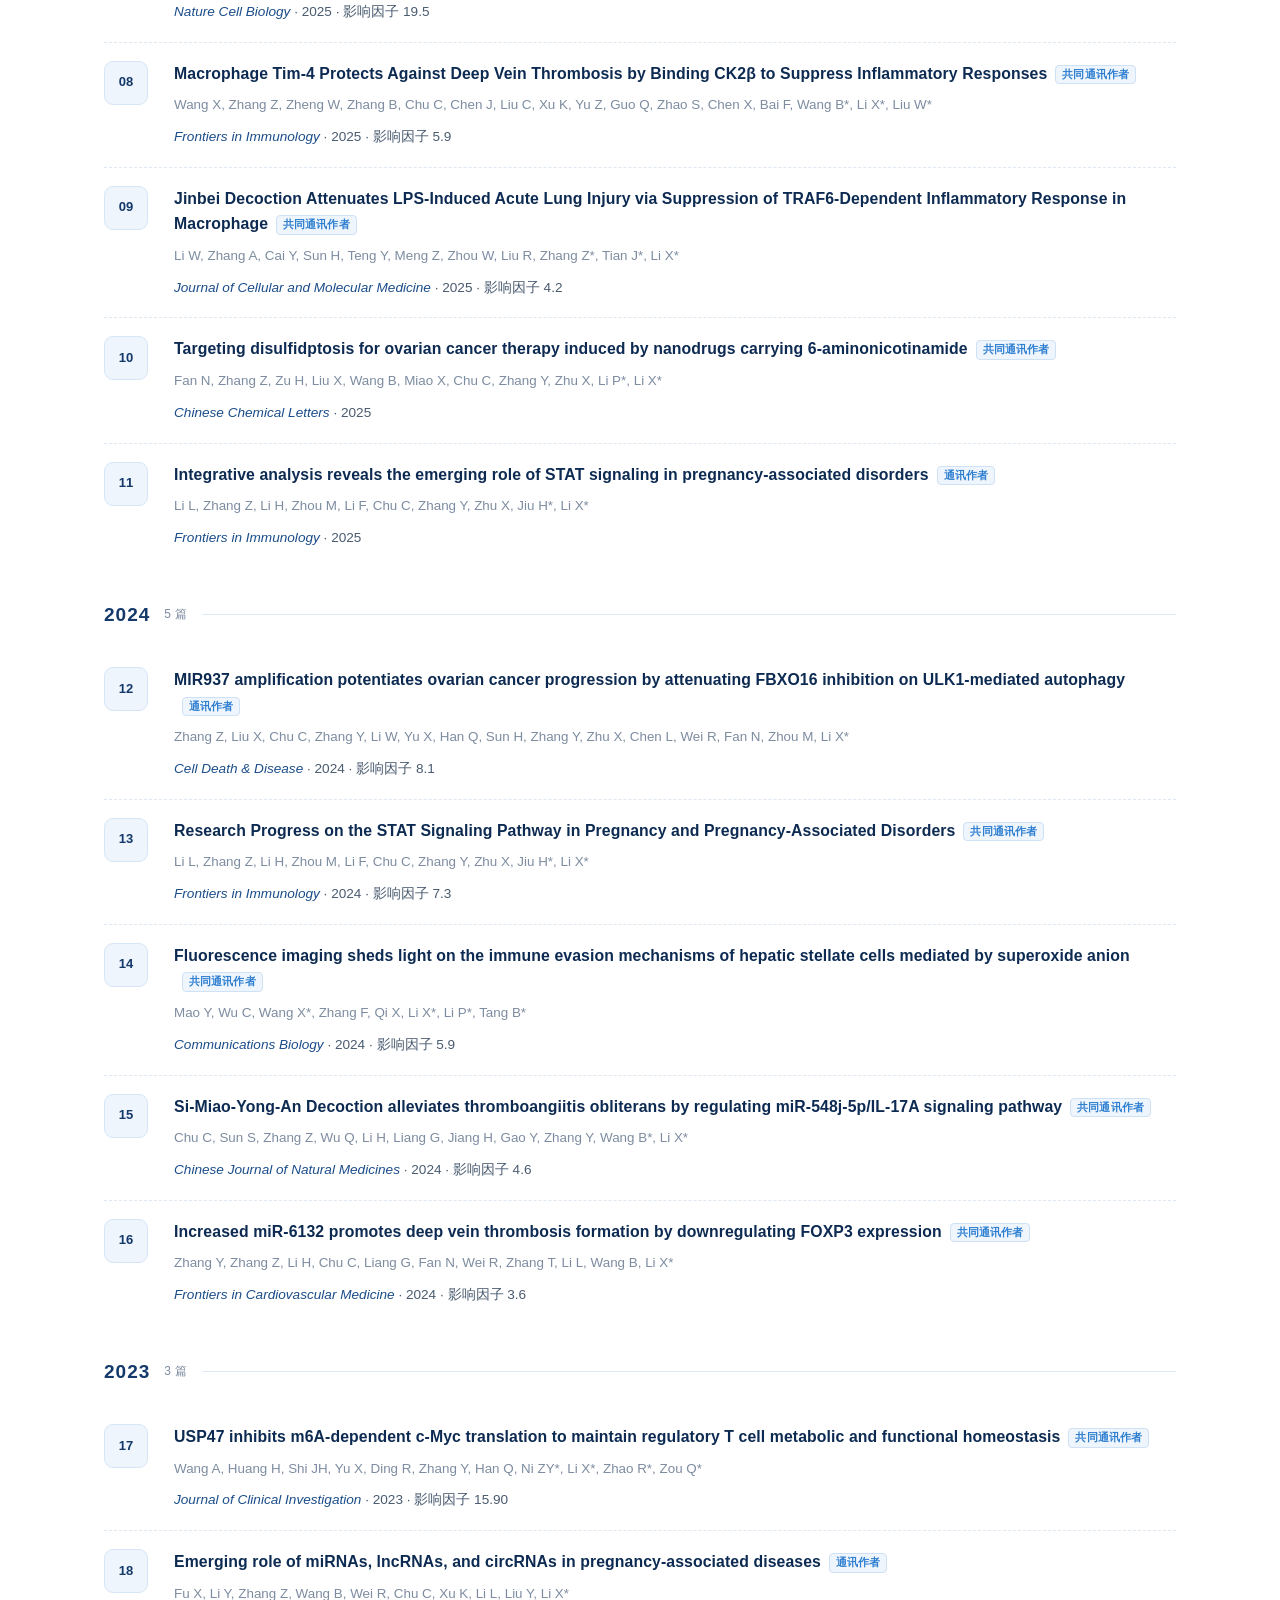
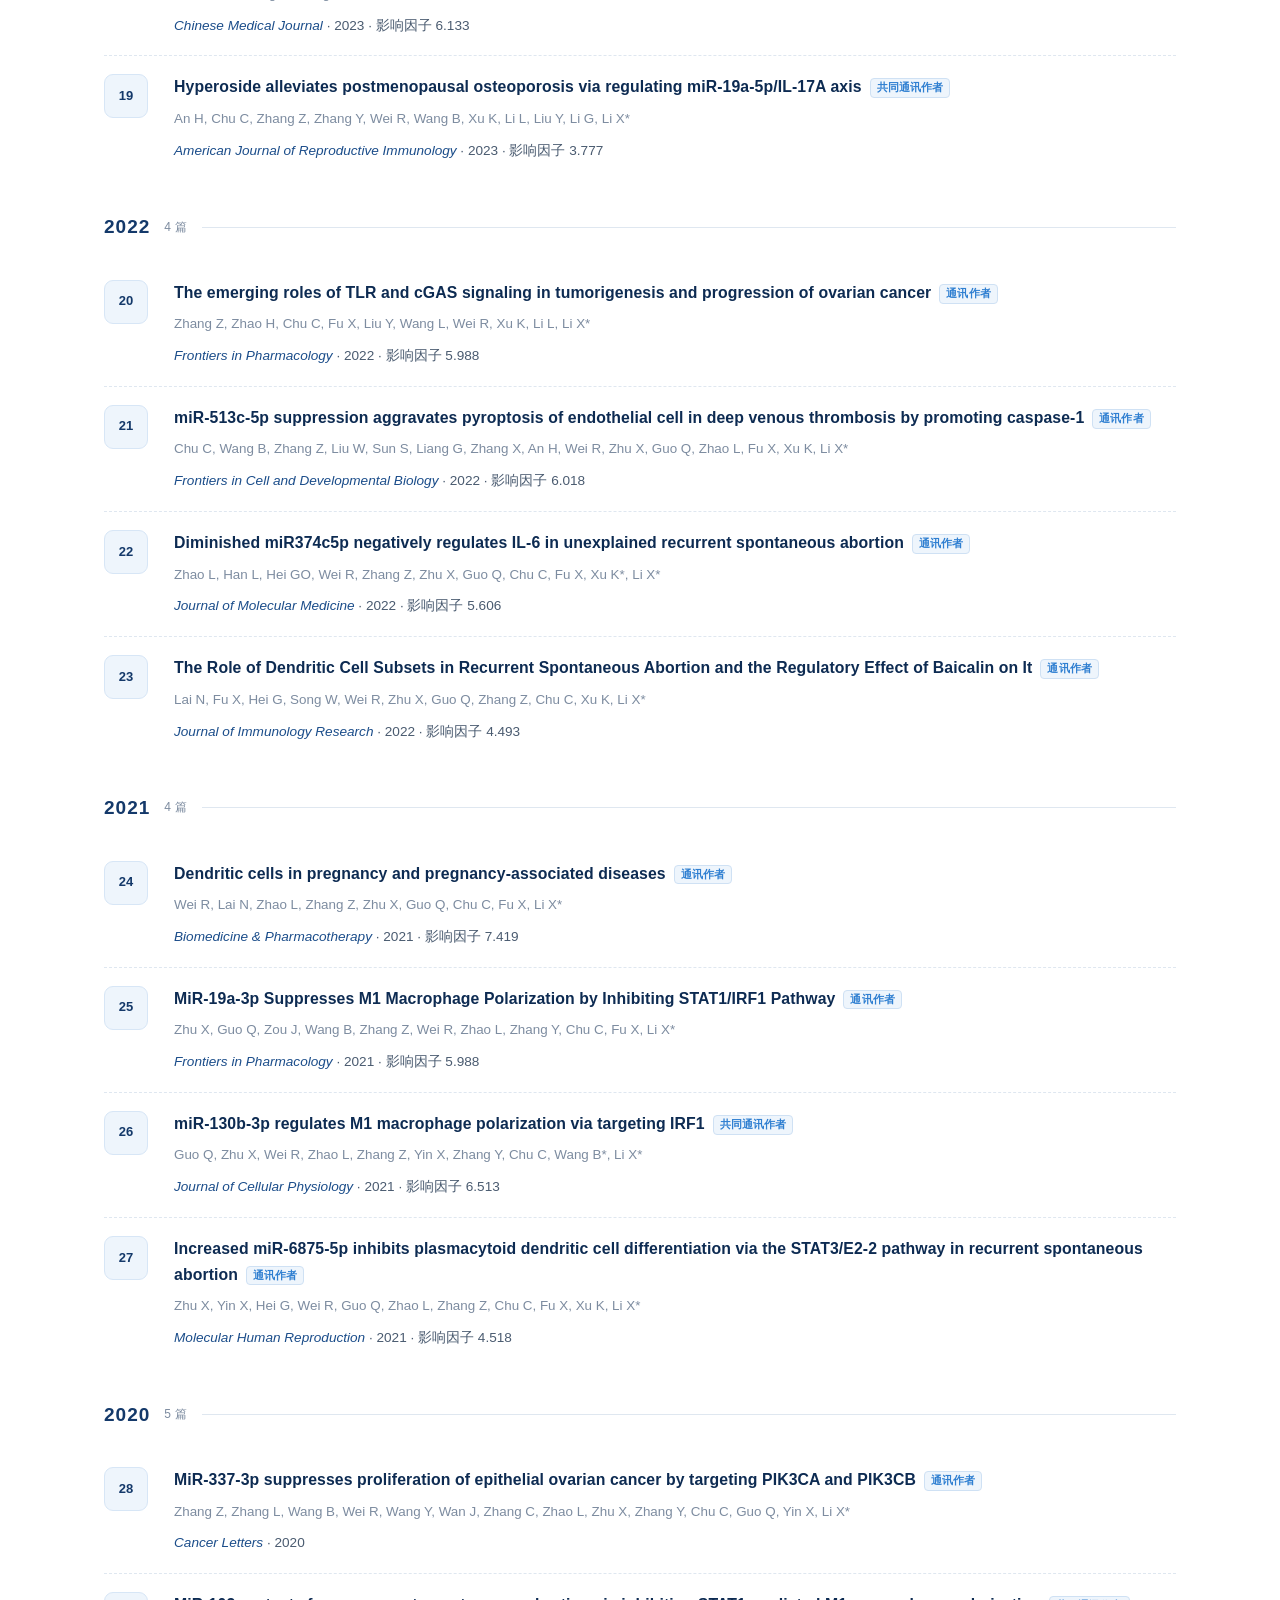
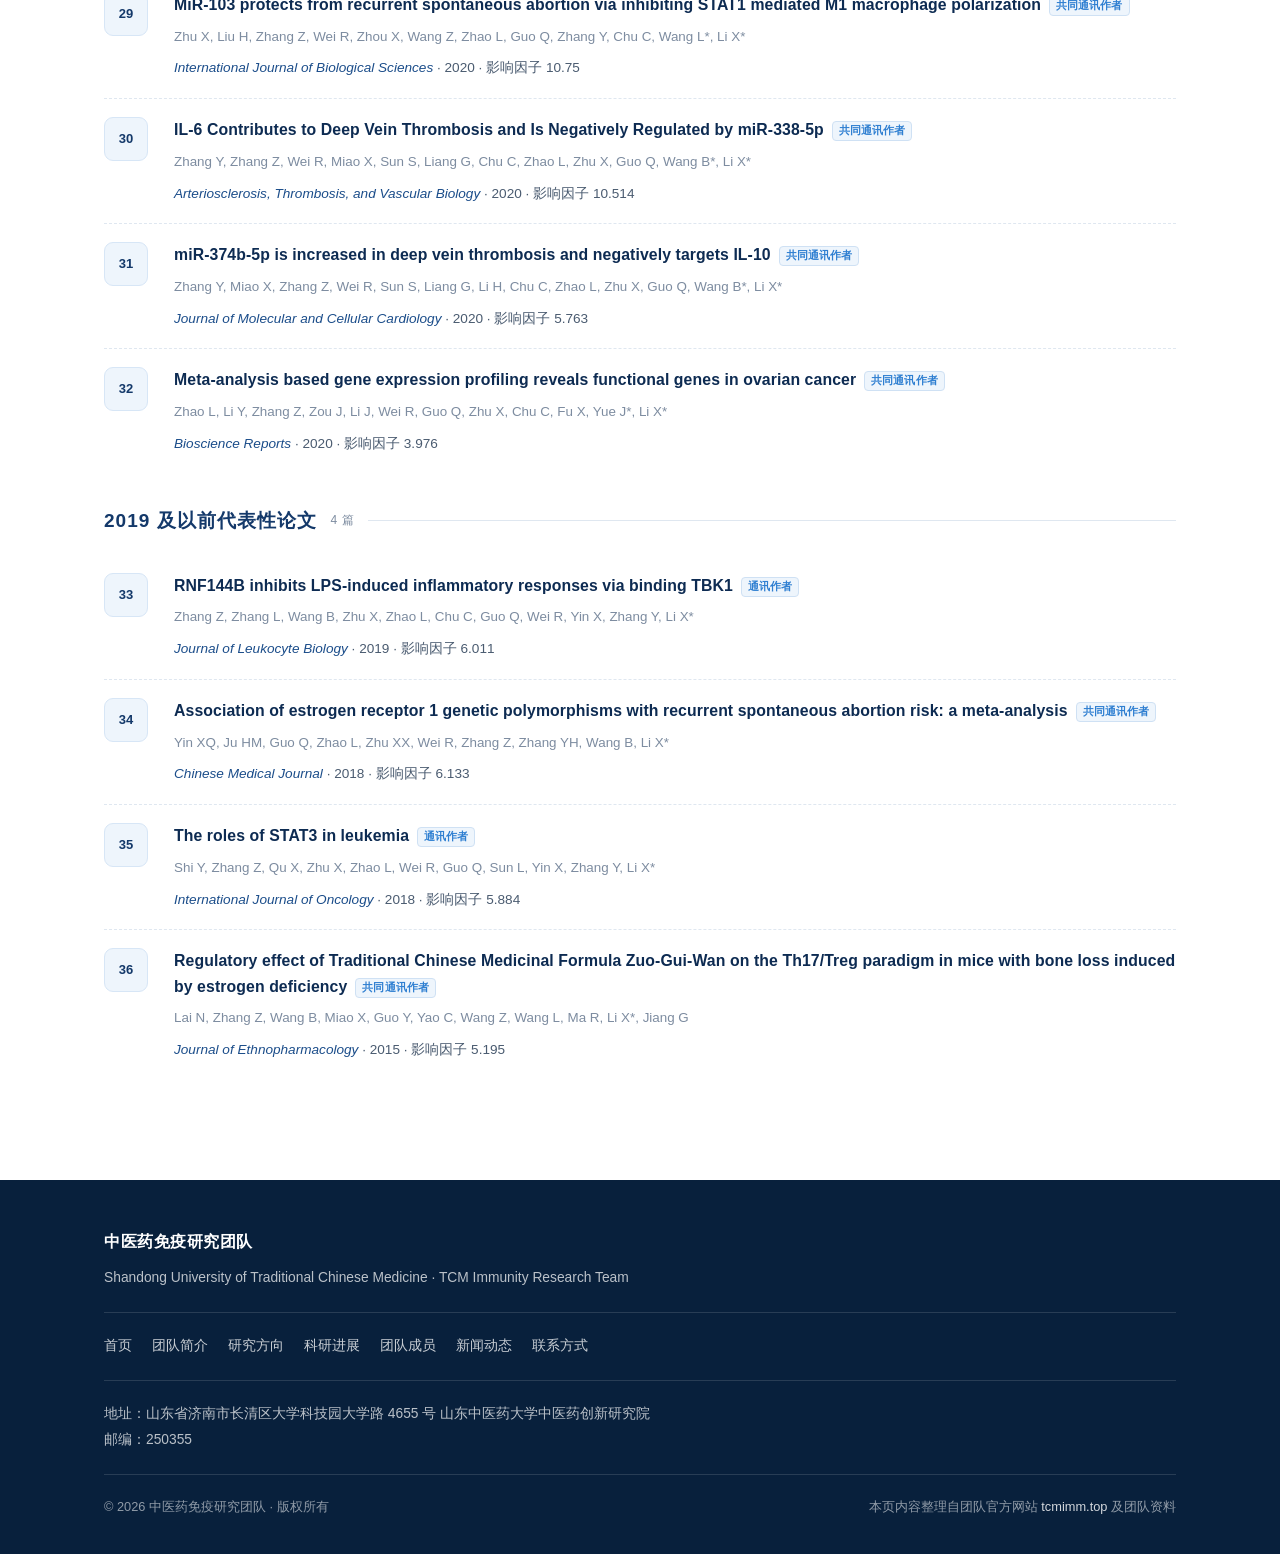
<file: publications.html>
<!DOCTYPE html>
<html lang="zh-CN">
<head>
<meta charset="UTF-8">
<meta name="viewport" content="width=device-width, initial-scale=1">
<title>科研进展 | 中医药免疫研究团队</title>
<meta name="description" content="中医药免疫研究团队科研进展 —— 学术论文、参编著作、成果奖励、授权发明专利、软件著作权、主持课题与实验室平台。">
<link rel="stylesheet" href="assets/css/style.css">
</head>
<body id="top">

<header class="site-header">
  <div class="container header-inner">
    <a class="brand" href="index.html">
      <span class="brand-mark" aria-hidden="true">
        <svg width="22" height="22" viewBox="0 0 24 24" fill="none">
          <circle cx="12" cy="12" r="3.1" stroke="#8fc0ea" stroke-width="1.5"/>
          <circle cx="12" cy="3.4" r="1.5" fill="#fff"/>
          <circle cx="19.4" cy="16.6" r="1.5" fill="#8fc0ea"/>
          <circle cx="4.6" cy="16.6" r="1.5" fill="#8fc0ea"/>
          <path d="M12 4.9v4M13.9 13.9l4 1.9M10.1 13.9l-4 1.9" stroke="rgba(255,255,255,.75)" stroke-width="1.2"/>
        </svg>
      </span>
      <span class="brand-text">
        <strong>中医药免疫研究团队</strong>
        <small>山东中医药大学 · 中医药创新研究院</small>
      </span>
    </a>
    <button class="nav-toggle" id="navToggle" aria-label="展开导航">☰</button>
    <nav class="site-nav" id="siteNav">
      <a href="index.html">首页</a>
      <a href="about.html">团队简介</a>
      <a href="research.html">研究方向</a>
      <a href="publications.html" class="active">科研进展</a>
      <a href="team.html">团队成员</a>
      <a href="news.html">新闻动态</a>
      <a href="contact.html">联系方式</a>
    </nav>
  </div>
</header>

<div class="page-hero">
  <div class="container">
    <div class="crumb"><a href="index.html">首页</a> / 科研进展</div>
    <h1>科研进展</h1>
    <p class="sub">团队聚焦中医药免疫调控物质基础与关键机制研究，以下为近年来发表的研究成果及相关学术积累。</p>
    <div class="hero-line"></div>
  </div>
</div>

<section>
  <div class="container">

    <div class="tabs" role="tablist">
      <button class="tab active" data-panel="p-papers">论文</button>
      <button class="tab" data-panel="p-cn">中文核心论文</button>
      <button class="tab" data-panel="p-books">参编著作</button>
      <button class="tab" data-panel="p-awards">成果奖励</button>
      <button class="tab" data-panel="p-patents">授权发明专利</button>
      <button class="tab" data-panel="p-software">软件著作权</button>
      <button class="tab" data-panel="p-grants">主持课题</button>
      <button class="tab" data-panel="p-platform">实验室平台</button>
      <button class="tab" data-panel="p-products">标准与制剂</button>
    </div>

    <!-- papers -->
    <div class="panel active" id="p-papers">
      <p class="note" style="margin-top:0;margin-bottom:22px">发表 SCI 收录论文 53 篇，其中通讯作者 41 篇、第一作者 5 篇；通讯或第一作者 40 篇，总影响因子 206.05。</p>
      <div class="chips" id="yearChips">
        <button class="chip active" data-year="all">全部 36 篇</button>
        <button class="chip" data-year="2026">2026</button>
        <button class="chip" data-year="2025">2025</button>
        <button class="chip" data-year="2024">2024</button>
        <button class="chip" data-year="2023">2023</button>
        <button class="chip" data-year="2022">2022</button>
        <button class="chip" data-year="2021">2021</button>
        <button class="chip" data-year="2020">2020</button>
        <button class="chip" data-year="2019">2019 及以前</button>
      </div>

      <div class="year-block" data-block="2026">
        <div class="year-head"><b>2026</b><i>6 篇</i></div>

        <article class="pub" data-year="2026"><div class="pub-idx">01</div><div>
          <h4>An RNA-Binding Protein RBMS1 Promotes Endothelial Cell Autophagy to Maintain Vascular Homeostasis and Suppress Deep Vein Thrombosis<span class="tagcor">共同通讯作者</span></h4>
          <p class="au">Chu C, Liu X, Fan N, Yu X, Han Q, Zhang Y, Li W, Cai Y, Zhou M, Li F, Shi F, Zhang Z*, Wang B*, Li X*</p>
          <p class="vn"><em>Advanced Science</em> · 2026 · 影响因子 14.1</p>
        </div></article>

        <article class="pub" data-year="2026"><div class="pub-idx">02</div><div>
          <h4>NSUN2-mediated m5C modification of TGFB1 in trophoblasts remodels macrophage function to prevent URSA<span class="tagcor">通讯作者</span></h4>
          <p class="au">Zhu X, Liu X, Yu X, Han Q, Shi F, Song W, Liu L, Chu C, Shen C, Zhang Z*, Li X*</p>
          <p class="vn"><em>Advanced Science</em> · 2026 · 影响因子 14.1</p>
        </div></article>

        <article class="pub" data-year="2026"><div class="pub-idx">03</div><div>
          <h4>Si-Miao-Yong-An Decoction ameliorates Deep vein thrombosis by suppressing NAT10-mediated ac4C modification of HMOX1 mRNA<span class="tagcor">共同通讯作者</span></h4>
          <p class="au">Zhang Y, Zhang Z, Liu X, Wang Y, Fan N, Yu X, Han Q, Chu C, Li W, Shi F, Wang B*, Li X*</p>
          <p class="vn"><em>Phytomedicine</em> · 2026 · 影响因子 11.3</p>
        </div></article>

        <article class="pub" data-year="2026"><div class="pub-idx">04</div><div>
          <h4>Bushen Guchong Decoction facilitates M2 polarization through JAK2/STAT3 for URSA treatment<span class="tagcor">共同通讯作者</span></h4>
          <p class="au">Liu Y, Liu X, Zhu X, Zhou M, Chu C, Zhang Y, Li W, Song W, Qin L, Shi F, Niu L, Kikete S, Zhang Z, Zhang M, Li X*</p>
          <p class="vn"><em>Phytomedicine</em> · 2026 · 影响因子 11.3</p>
        </div></article>

        <article class="pub" data-year="2026"><div class="pub-idx">05</div><div>
          <h4>NAT10-mediated ac4C-modification exacerbates ferroptosis by stabilizing HMOX1 in Deep vein thrombosis<span class="tagcor">共同通讯作者</span></h4>
          <p class="au">Zhang Y, Zhang Z, Liu X, Chu C, Yu X, Han Q, Li W, Zhang T, Zu H, Fan N, Wei R, Shi F, Li F, Xu F, Wang B*, Li X*</p>
          <p class="vn"><em>Arteriosclerosis, Thrombosis, and Vascular Biology</em> · 2026 · 影响因子 7.4</p>
        </div></article>

        <article class="pub" data-year="2026"><div class="pub-idx">06</div><div>
          <h4>miR-126-5p protects from URSA via inhibiting Caspase-1-dependent pyroptosis of trophoblast cells<span class="tagcor">共同通讯作者</span></h4>
          <p class="au">Zhu X, Xu K, Ai S, Zhang Y, Chu C, Wei R, Gao S, Liu L, Li W, Zhang Y, Kikete S, Liu X, Zhang Z*, Li X*</p>
          <p class="vn"><em>Cellular and Molecular Life Sciences</em> · 2026 · 影响因子 6.2</p>
        </div></article>
      </div>

      <div class="year-block" data-block="2025">
        <div class="year-head"><b>2025</b><i>5 篇</i></div>

        <article class="pub" data-year="2025"><div class="pub-idx">07</div><div>
          <h4>Lactate dehydrogenase B facilitates disulfidptosis and exhaustion of tumour-infiltrating CD8+ T cells<span class="tagcor">共同通讯作者</span></h4>
          <p class="au">Wan J, Shi JH, Shi M, Huang H, Zhang Z, Li W, Guo C, Bao R, Yu X, Han Q, Du X, Li S, Ye Y, Cui X*, Li X*, Li JH*, Zou Q*</p>
          <p class="vn"><em>Nature Cell Biology</em> · 2025 · 影响因子 19.5</p>
        </div></article>

        <article class="pub" data-year="2025"><div class="pub-idx">08</div><div>
          <h4>Macrophage Tim-4 Protects Against Deep Vein Thrombosis by Binding CK2β to Suppress Inflammatory Responses<span class="tagcor">共同通讯作者</span></h4>
          <p class="au">Wang X, Zhang Z, Zheng W, Zhang B, Chu C, Chen J, Liu C, Xu K, Yu Z, Guo Q, Zhao S, Chen X, Bai F, Wang B*, Li X*, Liu W*</p>
          <p class="vn"><em>Frontiers in Immunology</em> · 2025 · 影响因子 5.9</p>
        </div></article>

        <article class="pub" data-year="2025"><div class="pub-idx">09</div><div>
          <h4>Jinbei Decoction Attenuates LPS-Induced Acute Lung Injury via Suppression of TRAF6-Dependent Inflammatory Response in Macrophage<span class="tagcor">共同通讯作者</span></h4>
          <p class="au">Li W, Zhang A, Cai Y, Sun H, Teng Y, Meng Z, Zhou W, Liu R, Zhang Z*, Tian J*, Li X*</p>
          <p class="vn"><em>Journal of Cellular and Molecular Medicine</em> · 2025 · 影响因子 4.2</p>
        </div></article>

        <article class="pub" data-year="2025"><div class="pub-idx">10</div><div>
          <h4>Targeting disulfidptosis for ovarian cancer therapy induced by nanodrugs carrying 6-aminonicotinamide<span class="tagcor">共同通讯作者</span></h4>
          <p class="au">Fan N, Zhang Z, Zu H, Liu X, Wang B, Miao X, Chu C, Zhang Y, Zhu X, Li P*, Li X*</p>
          <p class="vn"><em>Chinese Chemical Letters</em> · 2025</p>
        </div></article>

        <article class="pub" data-year="2025"><div class="pub-idx">11</div><div>
          <h4>Integrative analysis reveals the emerging role of STAT signaling in pregnancy-associated disorders<span class="tagcor">通讯作者</span></h4>
          <p class="au">Li L, Zhang Z, Li H, Zhou M, Li F, Chu C, Zhang Y, Zhu X, Jiu H*, Li X*</p>
          <p class="vn"><em>Frontiers in Immunology</em> · 2025</p>
        </div></article>
      </div>

      <div class="year-block" data-block="2024">
        <div class="year-head"><b>2024</b><i>5 篇</i></div>

        <article class="pub" data-year="2024"><div class="pub-idx">12</div><div>
          <h4>MIR937 amplification potentiates ovarian cancer progression by attenuating FBXO16 inhibition on ULK1-mediated autophagy<span class="tagcor">通讯作者</span></h4>
          <p class="au">Zhang Z, Liu X, Chu C, Zhang Y, Li W, Yu X, Han Q, Sun H, Zhang Y, Zhu X, Chen L, Wei R, Fan N, Zhou M, Li X*</p>
          <p class="vn"><em>Cell Death &amp; Disease</em> · 2024 · 影响因子 8.1</p>
        </div></article>

        <article class="pub" data-year="2024"><div class="pub-idx">13</div><div>
          <h4>Research Progress on the STAT Signaling Pathway in Pregnancy and Pregnancy-Associated Disorders<span class="tagcor">共同通讯作者</span></h4>
          <p class="au">Li L, Zhang Z, Li H, Zhou M, Li F, Chu C, Zhang Y, Zhu X, Jiu H*, Li X*</p>
          <p class="vn"><em>Frontiers in Immunology</em> · 2024 · 影响因子 7.3</p>
        </div></article>

        <article class="pub" data-year="2024"><div class="pub-idx">14</div><div>
          <h4>Fluorescence imaging sheds light on the immune evasion mechanisms of hepatic stellate cells mediated by superoxide anion<span class="tagcor">共同通讯作者</span></h4>
          <p class="au">Mao Y, Wu C, Wang X*, Zhang F, Qi X, Li X*, Li P*, Tang B*</p>
          <p class="vn"><em>Communications Biology</em> · 2024 · 影响因子 5.9</p>
        </div></article>

        <article class="pub" data-year="2024"><div class="pub-idx">15</div><div>
          <h4>Si-Miao-Yong-An Decoction alleviates thromboangiitis obliterans by regulating miR-548j-5p/IL-17A signaling pathway<span class="tagcor">共同通讯作者</span></h4>
          <p class="au">Chu C, Sun S, Zhang Z, Wu Q, Li H, Liang G, Jiang H, Gao Y, Zhang Y, Wang B*, Li X*</p>
          <p class="vn"><em>Chinese Journal of Natural Medicines</em> · 2024 · 影响因子 4.6</p>
        </div></article>

        <article class="pub" data-year="2024"><div class="pub-idx">16</div><div>
          <h4>Increased miR-6132 promotes deep vein thrombosis formation by downregulating FOXP3 expression<span class="tagcor">共同通讯作者</span></h4>
          <p class="au">Zhang Y, Zhang Z, Li H, Chu C, Liang G, Fan N, Wei R, Zhang T, Li L, Wang B, Li X*</p>
          <p class="vn"><em>Frontiers in Cardiovascular Medicine</em> · 2024 · 影响因子 3.6</p>
        </div></article>
      </div>

      <div class="year-block" data-block="2023">
        <div class="year-head"><b>2023</b><i>3 篇</i></div>

        <article class="pub" data-year="2023"><div class="pub-idx">17</div><div>
          <h4>USP47 inhibits m6A-dependent c-Myc translation to maintain regulatory T cell metabolic and functional homeostasis<span class="tagcor">共同通讯作者</span></h4>
          <p class="au">Wang A, Huang H, Shi JH, Yu X, Ding R, Zhang Y, Han Q, Ni ZY*, Li X*, Zhao R*, Zou Q*</p>
          <p class="vn"><em>Journal of Clinical Investigation</em> · 2023 · 影响因子 15.90</p>
        </div></article>

        <article class="pub" data-year="2023"><div class="pub-idx">18</div><div>
          <h4>Emerging role of miRNAs, lncRNAs, and circRNAs in pregnancy-associated diseases<span class="tagcor">通讯作者</span></h4>
          <p class="au">Fu X, Li Y, Zhang Z, Wang B, Wei R, Chu C, Xu K, Li L, Liu Y, Li X*</p>
          <p class="vn"><em>Chinese Medical Journal</em> · 2023 · 影响因子 6.133</p>
        </div></article>

        <article class="pub" data-year="2023"><div class="pub-idx">19</div><div>
          <h4>Hyperoside alleviates postmenopausal osteoporosis via regulating miR-19a-5p/IL-17A axis<span class="tagcor">共同通讯作者</span></h4>
          <p class="au">An H, Chu C, Zhang Z, Zhang Y, Wei R, Wang B, Xu K, Li L, Liu Y, Li G, Li X*</p>
          <p class="vn"><em>American Journal of Reproductive Immunology</em> · 2023 · 影响因子 3.777</p>
        </div></article>
      </div>

      <div class="year-block" data-block="2022">
        <div class="year-head"><b>2022</b><i>4 篇</i></div>

        <article class="pub" data-year="2022"><div class="pub-idx">20</div><div>
          <h4>The emerging roles of TLR and cGAS signaling in tumorigenesis and progression of ovarian cancer<span class="tagcor">通讯作者</span></h4>
          <p class="au">Zhang Z, Zhao H, Chu C, Fu X, Liu Y, Wang L, Wei R, Xu K, Li L, Li X*</p>
          <p class="vn"><em>Frontiers in Pharmacology</em> · 2022 · 影响因子 5.988</p>
        </div></article>

        <article class="pub" data-year="2022"><div class="pub-idx">21</div><div>
          <h4>miR-513c-5p suppression aggravates pyroptosis of endothelial cell in deep venous thrombosis by promoting caspase-1<span class="tagcor">通讯作者</span></h4>
          <p class="au">Chu C, Wang B, Zhang Z, Liu W, Sun S, Liang G, Zhang X, An H, Wei R, Zhu X, Guo Q, Zhao L, Fu X, Xu K, Li X*</p>
          <p class="vn"><em>Frontiers in Cell and Developmental Biology</em> · 2022 · 影响因子 6.018</p>
        </div></article>

        <article class="pub" data-year="2022"><div class="pub-idx">22</div><div>
          <h4>Diminished miR374c5p negatively regulates IL-6 in unexplained recurrent spontaneous abortion<span class="tagcor">通讯作者</span></h4>
          <p class="au">Zhao L, Han L, Hei GO, Wei R, Zhang Z, Zhu X, Guo Q, Chu C, Fu X, Xu K*, Li X*</p>
          <p class="vn"><em>Journal of Molecular Medicine</em> · 2022 · 影响因子 5.606</p>
        </div></article>

        <article class="pub" data-year="2022"><div class="pub-idx">23</div><div>
          <h4>The Role of Dendritic Cell Subsets in Recurrent Spontaneous Abortion and the Regulatory Effect of Baicalin on It<span class="tagcor">通讯作者</span></h4>
          <p class="au">Lai N, Fu X, Hei G, Song W, Wei R, Zhu X, Guo Q, Zhang Z, Chu C, Xu K, Li X*</p>
          <p class="vn"><em>Journal of Immunology Research</em> · 2022 · 影响因子 4.493</p>
        </div></article>
      </div>

      <div class="year-block" data-block="2021">
        <div class="year-head"><b>2021</b><i>4 篇</i></div>

        <article class="pub" data-year="2021"><div class="pub-idx">24</div><div>
          <h4>Dendritic cells in pregnancy and pregnancy-associated diseases<span class="tagcor">通讯作者</span></h4>
          <p class="au">Wei R, Lai N, Zhao L, Zhang Z, Zhu X, Guo Q, Chu C, Fu X, Li X*</p>
          <p class="vn"><em>Biomedicine &amp; Pharmacotherapy</em> · 2021 · 影响因子 7.419</p>
        </div></article>

        <article class="pub" data-year="2021"><div class="pub-idx">25</div><div>
          <h4>MiR-19a-3p Suppresses M1 Macrophage Polarization by Inhibiting STAT1/IRF1 Pathway<span class="tagcor">通讯作者</span></h4>
          <p class="au">Zhu X, Guo Q, Zou J, Wang B, Zhang Z, Wei R, Zhao L, Zhang Y, Chu C, Fu X, Li X*</p>
          <p class="vn"><em>Frontiers in Pharmacology</em> · 2021 · 影响因子 5.988</p>
        </div></article>

        <article class="pub" data-year="2021"><div class="pub-idx">26</div><div>
          <h4>miR-130b-3p regulates M1 macrophage polarization via targeting IRF1<span class="tagcor">共同通讯作者</span></h4>
          <p class="au">Guo Q, Zhu X, Wei R, Zhao L, Zhang Z, Yin X, Zhang Y, Chu C, Wang B*, Li X*</p>
          <p class="vn"><em>Journal of Cellular Physiology</em> · 2021 · 影响因子 6.513</p>
        </div></article>

        <article class="pub" data-year="2021"><div class="pub-idx">27</div><div>
          <h4>Increased miR-6875-5p inhibits plasmacytoid dendritic cell differentiation via the STAT3/E2-2 pathway in recurrent spontaneous abortion<span class="tagcor">通讯作者</span></h4>
          <p class="au">Zhu X, Yin X, Hei G, Wei R, Guo Q, Zhao L, Zhang Z, Chu C, Fu X, Xu K, Li X*</p>
          <p class="vn"><em>Molecular Human Reproduction</em> · 2021 · 影响因子 4.518</p>
        </div></article>
      </div>

      <div class="year-block" data-block="2020">
        <div class="year-head"><b>2020</b><i>5 篇</i></div>

        <article class="pub" data-year="2020"><div class="pub-idx">28</div><div>
          <h4>MiR-337-3p suppresses proliferation of epithelial ovarian cancer by targeting PIK3CA and PIK3CB<span class="tagcor">通讯作者</span></h4>
          <p class="au">Zhang Z, Zhang L, Wang B, Wei R, Wang Y, Wan J, Zhang C, Zhao L, Zhu X, Zhang Y, Chu C, Guo Q, Yin X, Li X*</p>
          <p class="vn"><em>Cancer Letters</em> · 2020</p>
        </div></article>

        <article class="pub" data-year="2020"><div class="pub-idx">29</div><div>
          <h4>MiR-103 protects from recurrent spontaneous abortion via inhibiting STAT1 mediated M1 macrophage polarization<span class="tagcor">共同通讯作者</span></h4>
          <p class="au">Zhu X, Liu H, Zhang Z, Wei R, Zhou X, Wang Z, Zhao L, Guo Q, Zhang Y, Chu C, Wang L*, Li X*</p>
          <p class="vn"><em>International Journal of Biological Sciences</em> · 2020 · 影响因子 10.75</p>
        </div></article>

        <article class="pub" data-year="2020"><div class="pub-idx">30</div><div>
          <h4>IL-6 Contributes to Deep Vein Thrombosis and Is Negatively Regulated by miR-338-5p<span class="tagcor">共同通讯作者</span></h4>
          <p class="au">Zhang Y, Zhang Z, Wei R, Miao X, Sun S, Liang G, Chu C, Zhao L, Zhu X, Guo Q, Wang B*, Li X*</p>
          <p class="vn"><em>Arteriosclerosis, Thrombosis, and Vascular Biology</em> · 2020 · 影响因子 10.514</p>
        </div></article>

        <article class="pub" data-year="2020"><div class="pub-idx">31</div><div>
          <h4>miR-374b-5p is increased in deep vein thrombosis and negatively targets IL-10<span class="tagcor">共同通讯作者</span></h4>
          <p class="au">Zhang Y, Miao X, Zhang Z, Wei R, Sun S, Liang G, Li H, Chu C, Zhao L, Zhu X, Guo Q, Wang B*, Li X*</p>
          <p class="vn"><em>Journal of Molecular and Cellular Cardiology</em> · 2020 · 影响因子 5.763</p>
        </div></article>

        <article class="pub" data-year="2020"><div class="pub-idx">32</div><div>
          <h4>Meta-analysis based gene expression profiling reveals functional genes in ovarian cancer<span class="tagcor">共同通讯作者</span></h4>
          <p class="au">Zhao L, Li Y, Zhang Z, Zou J, Li J, Wei R, Guo Q, Zhu X, Chu C, Fu X, Yue J*, Li X*</p>
          <p class="vn"><em>Bioscience Reports</em> · 2020 · 影响因子 3.976</p>
        </div></article>
      </div>

      <div class="year-block" data-block="2019">
        <div class="year-head"><b>2019 及以前代表性论文</b><i>4 篇</i></div>

        <article class="pub" data-year="2019"><div class="pub-idx">33</div><div>
          <h4>RNF144B inhibits LPS-induced inflammatory responses via binding TBK1<span class="tagcor">通讯作者</span></h4>
          <p class="au">Zhang Z, Zhang L, Wang B, Zhu X, Zhao L, Chu C, Guo Q, Wei R, Yin X, Zhang Y, Li X*</p>
          <p class="vn"><em>Journal of Leukocyte Biology</em> · 2019 · 影响因子 6.011</p>
        </div></article>

        <article class="pub" data-year="2018"><div class="pub-idx">34</div><div>
          <h4>Association of estrogen receptor 1 genetic polymorphisms with recurrent spontaneous abortion risk: a meta-analysis<span class="tagcor">共同通讯作者</span></h4>
          <p class="au">Yin XQ, Ju HM, Guo Q, Zhao L, Zhu XX, Wei R, Zhang Z, Zhang YH, Wang B, Li X*</p>
          <p class="vn"><em>Chinese Medical Journal</em> · 2018 · 影响因子 6.133</p>
        </div></article>

        <article class="pub" data-year="2018"><div class="pub-idx">35</div><div>
          <h4>The roles of STAT3 in leukemia<span class="tagcor">通讯作者</span></h4>
          <p class="au">Shi Y, Zhang Z, Qu X, Zhu X, Zhao L, Wei R, Guo Q, Sun L, Yin X, Zhang Y, Li X*</p>
          <p class="vn"><em>International Journal of Oncology</em> · 2018 · 影响因子 5.884</p>
        </div></article>

        <article class="pub" data-year="2015"><div class="pub-idx">36</div><div>
          <h4>Regulatory effect of Traditional Chinese Medicinal Formula Zuo-Gui-Wan on the Th17/Treg paradigm in mice with bone loss induced by estrogen deficiency<span class="tagcor">共同通讯作者</span></h4>
          <p class="au">Lai N, Zhang Z, Wang B, Miao X, Guo Y, Yao C, Wang Z, Wang L, Ma R, Li X*, Jiang G</p>
          <p class="vn"><em>Journal of Ethnopharmacology</em> · 2015 · 影响因子 5.195</p>
        </div></article>
      </div>
    </div>

    <!-- chinese core papers -->
    <div class="panel" id="p-cn">
      <p class="note" style="margin-top:0;margin-bottom:22px">发表中文核心期刊论文 44 篇，其中通讯作者 27 篇、第一作者 9 篇。以下为代表性论文。</p>
      <div class="rows">
        <div class="row"><div><div class="t">从表观遗传母胎免疫调控探讨“肾主生殖”理论科学内涵</div><div class="m">周苗苗，张振，刘鑫馗，魏然，褚楚，李莉华，朱肖肖，李霞 · 山东中医杂志</div></div><div></div><div class="y">2025</div></div>
        <div class="row"><div><div class="t">消栓通脉汤调控 JAK2/STAT3 影响树突状细胞功能治疗深静脉血栓形成</div><div class="m">张云虹，艾爽，褚楚，王雨柔，张亭亭，祖会艳，范楠楠，王彬，李霞 · 中国免疫学杂志</div></div><div></div><div class="y">2025</div></div>
        <div class="row"><div><div class="t">基于 JAK1/STAT1 信号通路对树突状细胞焦亡的影响探讨消栓通脉汤治疗深静脉血栓形成机制</div><div class="m">褚楚，艾爽，张云虹，范楠楠，王雨柔，李霞，王彬 · 山东中医药大学学报</div></div><div></div><div class="y">2025</div></div>
        <div class="row"><div><div class="t">寿胎丸抑制滋养细胞 miR-29c-3p/Caspase-8/GSDME 焦亡信号轴治疗 URSA 的作用与机制研究</div><div class="m">许珂，张振，魏然，褚楚，李莉华，刘泳琳，高淑凤，范楠楠，周苗苗，石飞飞，李霞 · 中国免疫学杂志</div></div><div></div><div class="y">2023</div></div>
        <div class="row"><div><div class="t">寿胎丸靶向 miR-374c-5p/ATG12 信号轴减轻滋养细胞自噬治疗原因不明复发性自然流产</div><div class="m">付笑笑，褚楚，黑国真，魏然，朱肖肖，张振，赵霖，郭强，许珂，李霞 · 中国免疫学杂志</div></div><div></div><div class="y">2022</div></div>
        <div class="row"><div><div class="t">miR-664b-3p 调控 Caspase-1 介导细胞焦亡在深静脉血栓形成中的作用</div><div class="m">褚楚，刘文，郭红，赵霖，魏然，张振，郭强，朱肖肖，王彬，李霞 · 山东医药</div></div><div></div><div class="y">2021</div></div>
        <div class="row"><div><div class="t">原因不明复发性自然流产患者血清 IL-10 水平变化及其与 miR-513c-5p 的调控关系</div><div class="m">尹红，魏然，张振，朱肖肖，郭强，褚楚，付笑笑，赵霖，李霞 · 山东医药</div></div><div></div><div class="y">2021</div></div>
        <div class="row"><div><div class="t">深静脉血栓形成患者外周血 miR-374a-5p、IL-10 水平变化及其调控关系</div><div class="m">刘婧，张云虹，赵霖，朱肖肖，张振，魏然，郭强，尹训强，周宪宾，王彬，李霞 · 山东医药</div></div><div></div><div class="y">2019</div></div>
        <div class="row"><div><div class="t">原因不明复发性自然流产患者外周血 IL-6、let-7d-5p 水平变化及其关系</div><div class="m">谷兆琪，尹训强，王东梅，张云虹，魏然，张振，朱肖肖，郭强，周宪宾，褚楚，赵霖，李霞 · 山东医药</div></div><div></div><div class="y">2019</div></div>
        <div class="row"><div><div class="t">原因不明复发性自然流产患者外周血 pDC、miR-6165 水平变化及其调控机制</div><div class="m">郑象昭，尹训强，王东梅，张云虹，张振，魏然，朱肖肖，郭强，周宪宾，褚楚，赵霖，李霞 · 山东医药</div></div><div></div><div class="y">2019</div></div>
        <div class="row"><div><div class="t">STAT1 信号通路在全反式维甲酸诱导人白血病细胞向粒细胞分化过程中的作用与机制</div><div class="m">孙琳琳，郭强，朱肖肖，张振，赵霖，魏然，施引，尹训强，张云虹，姜国胜，李霞 · 山东医药</div></div><div></div><div class="y">2018</div></div>
        <div class="row"><div><div class="t">无创产前 DNA 筛查在胎儿染色体非整倍体基因检测中的临床应用</div><div class="m">付佳，郭敬春，肖纪平，张静，周林，张华，郭云霄，侯慧丽，李霞 · 中国计划生育学杂志</div></div><div></div><div class="y">2018</div></div>
        <div class="row"><div><div class="t">寿胎丸调节树突状细胞功能治疗 URSA 作用与机制研究</div><div class="m">赖楠楠，李紫薇，王丽，郭钰琪，李霞 · 中国免疫学杂志</div></div><div></div><div class="y">2015</div></div>
        <div class="row"><div><div class="t">T 淋巴细胞亚群在妊娠与复发性自然流产中作用及治疗研究进展</div><div class="m">彭莉，李霞 · 中国免疫学杂志</div></div><div></div><div class="y">2015</div></div>
        <div class="row"><div><div class="t">补肾固冲方逆转 Th1/Th2 亚群失衡治疗 URSA 作用与机制研究</div><div class="m">彭莉，赖楠楠，王东梅，郭菲，王丽，郭钰琪，姚成芳，张洪海，李霞 · 中国免疫学杂志</div></div><div></div><div class="y">2014</div></div>
        <div class="row"><div><div class="t">左归丸加减对雌激素缺乏骨丢失小鼠 Th17/Treg 亚群的影响</div><div class="m">李霞，王丽，郭钰琪，周宪宾，张巧凤，姚成芳，姜国胜 · 中国中西医结合杂志</div></div><div></div><div class="y">2014</div></div>
        <div class="row"><div><div class="t">宫清方诱导 T 细胞亚群偏移减轻药物流产小鼠子宫出血的实验研究</div><div class="m">李霞，刘瑞芬，王丽，赵向忠，周宪宾，郭钰琪，姜国胜，姚成芳 · 山东中医药大学学报</div></div><div></div><div class="y">2013</div></div>
        <div class="row"><div><div class="t">消栓通脉颗粒调节 Treg/Th17 亚群平衡治疗下肢深静脉血栓形成研究</div><div class="m">王彬，刘明，张玉冬，李霞 · 山东中医药大学学报</div></div><div></div><div class="y">2013</div></div>
        <div class="row"><div><div class="t">宫清颗粒预防和治疗米非司酮—米索前列醇药流后出血的机制探讨</div><div class="m">李霞，刘瑞芬，师伟，王丽，孙建丽，周宪宾，郭钰琪，姚成芳 · 中国新药与临床杂志</div></div><div></div><div class="y">2009</div></div>
        <div class="row"><div><div class="t">宫清颗粒对人早孕绒毛、蜕膜组织细胞凋亡及信号转导的影响</div><div class="m">李霞，刘瑞芬，彭爱新，郭钰琪，周宪宾，王丽，姚成芳，孙建丽 · 中国计划生育学杂志</div></div><div></div><div class="y">2009</div></div>
      </div>
    </div>

    <!-- books -->
    <div class="panel" id="p-books">
      <p class="note" style="margin-top:0;margin-bottom:22px">参编著作 9 部。</p>
      <div class="rows">
        <div class="row"><div><div class="t">复方苦参抗肿瘤精准网络药理学研究</div><div class="m">李霞（执行副主编）· 中国中医药出版社</div></div><div></div><div class="y">2024.11</div></div>
        <div class="row"><div><div class="t">实用中西医生殖医学</div><div class="m">李霞（副主编）· 中医古籍出版社</div></div><div></div><div class="y">2019.07</div></div>
        <div class="row"><div><div class="t">下肢静脉曲张防治答疑</div><div class="m">李霞（编委）· 人民军医出版社</div></div><div></div><div class="y">2010.12</div></div>
        <div class="row"><div><div class="t">不孕症中医名人名著医案导读</div><div class="m">李霞（编委）· 人民军医出版社</div></div><div></div><div class="y">2008.12</div></div>
        <div class="row"><div><div class="t">医学免疫学（全国中医药行业高等教育“十五五”规划教材·第十二版）</div><div class="m">李霞（副主编）· 中国中医药出版社</div></div><div></div><div class="y">规划教材</div></div>
        <div class="row"><div><div class="t">中西医结合医学导论（全国中医药行业高等教育“十五五”规划教材·第十二版）</div><div class="m">李霞（编委）· 中国中医药出版社</div></div><div></div><div class="y">规划教材</div></div>
        <div class="row"><div><div class="t">中西医结合生殖免疫与内分泌学</div><div class="m">李霞（编委）· 科学出版社</div></div><div></div><div class="y">专著</div></div>
        <div class="row"><div><div class="t">中医妇科学临床研究（第 3 版）</div><div class="m">李霞（编委）· 人民卫生出版社</div></div><div></div><div class="y">教材</div></div>
        <div class="row"><div><div class="t">免疫学基础与病原生物学（第 4 版）</div><div class="m">李霞（编委）· 人民卫生出版社</div></div><div></div><div class="y">教材</div></div>
      </div>
    </div>

    <!-- awards -->
    <div class="panel" id="p-awards">
      <p class="note" style="margin-top:0;margin-bottom:22px">获得各级科研奖励 29 项，其中省部级科研奖励 13 项、厅局级科研奖励 16 项。以下按年份倒序排列。</p>
      <div class="rows">
        <div class="row"><div><div class="t">原因不明复发性流产的母胎免疫重塑技术体系创建与临床应用</div><div class="m">李霞（第 2 位）· 山东医学科技奖三等奖</div></div><div></div><div class="y">2026.02</div></div>
        <div class="row"><div><div class="t">基于“学科专业一体化建设”的中西医临床医学人才培养模式探索与实践</div><div class="m">李霞（第 1 位）· 第十届高等教育省级教学成果奖（本科）一等奖</div></div><div></div><div class="y">2025.12</div></div>
        <div class="row"><div><div class="t">三域融合、三力提升、三维评价—中西医结合创新人才培养体系构建与实践</div><div class="m">李霞（第 10 位）· 山东省第十届高等教育省级教学成果奖（研究生）二等奖</div></div><div></div><div class="y">2025.12</div></div>
        <div class="row"><div><div class="t">补肾法重塑母胎免疫耐受防治原因不明复发性流产技术构建与应用</div><div class="m">李霞（第 1 位）· 第六届（2025）妇幼健康科学技术奖二等奖</div></div><div></div><div class="y">2025.10</div></div>
        <div class="row"><div><div class="t">中医药表观免疫调控防治原因不明复发性流产体系的建立与应用</div><div class="m">李霞（第 1 位）· 中华中医药学会科学技术奖二等奖</div></div><div></div><div class="y">2025.10</div></div>
        <div class="row"><div><div class="t">基于补肾固冲理论中医药重塑母胎免疫耐受关键技术建立及转化应用</div><div class="m">李霞（第 1 位）· 山东中医药科学技术一等奖</div></div><div></div><div class="y">2025.08</div></div>
        <div class="row"><div><div class="t">国际化办学助力齐鲁中医药文化国际传播</div><div class="m">李霞（第 3 位）· 2024 年度齐鲁中医药文化研究优秀成果一等奖</div></div><div></div><div class="y">2024.10</div></div>
        <div class="row"><div><div class="t">中药表观免疫调控治疗复发性自然流产技术创新与应用</div><div class="m">李霞（第 1 位）· 中国民族医药学会科学技术二等奖</div></div><div></div><div class="y">2023.10</div></div>
        <div class="row"><div><div class="t">基于表观遗传母胎免疫调控研究复发性自然流产发病机制及中医药干预应用</div><div class="m">李霞（第 1 位）· 中国中西医结合学会科学技术奖二等奖</div></div><div></div><div class="y">2023.11</div></div>
        <div class="row"><div><div class="t">中医药靶向非编码 RNA 调控母胎免疫耐受关键技术创新与应用</div><div class="m">李霞（第 1 位）· 山东中西医结合科学技术一等奖</div></div><div></div><div class="y">2023.09</div></div>
        <div class="row"><div><div class="t">化瘀清热利湿法免疫调控治疗深静脉血栓关键技术创新及推广应用</div><div class="m">李霞（第 3 位）· 山东省科技进步奖二等奖</div></div><div></div><div class="y">2022.10</div></div>
        <div class="row"><div><div class="t">温经化瘀止痛法治疗原发性痛经的内分泌-免疫机制及临床应用</div><div class="m">李霞（第 3 位）· 全国妇幼健康科学技术奖三等奖</div></div><div></div><div class="y">2021.09</div></div>
        <div class="row"><div><div class="t">温经化瘀止痛法治疗原发性痛经的内分泌-免疫机制及临床应用</div><div class="m">李霞（第 5 位）· 中国民族医药学会科学技术三等奖</div></div><div></div><div class="y">2020.12</div></div>
        <div class="row"><div><div class="t">中药生殖免疫调控关键技术及应用</div><div class="m">李霞（第 1 位）· 山东省高等学校科学技术二等奖</div></div><div></div><div class="y">2020.12</div></div>
        <div class="row"><div><div class="t">中医药免疫调控治疗深静脉血栓关键技术及应用</div><div class="m">李霞（第 4 位）· 山东中医药科技进步一等奖</div></div><div></div><div class="y">2020.10</div></div>
        <div class="row"><div><div class="t">中医药调控母胎免疫耐受与排斥关键技术及应用</div><div class="m">李霞（第 1 位）· 中华中医药学会科学技术二等奖</div></div><div></div><div class="y">2018.11</div></div>
        <div class="row"><div><div class="t">白血病细胞及其微环境血管内皮细胞的靶向诱导干预作用</div><div class="m">李霞（第 2 位）· 中华医学科技三等奖</div></div><div></div><div class="y">2016.12</div></div>
        <div class="row"><div><div class="t">中药生殖免疫调控物质基础及关键机制研究</div><div class="m">李霞（第 1 位）· 山东中医药科学技术一等奖</div></div><div></div><div class="y">2016.10</div></div>
        <div class="row"><div><div class="t">中药及其活性提取物的免疫调控关键技术与抗肿瘤作用</div><div class="m">李霞（第 3 位）· 中华中医药学会科学技术三等奖</div></div><div></div><div class="y">2015.12</div></div>
        <div class="row"><div><div class="t">基因工程药物高效制备关键技术与转化</div><div class="m">李霞（第 2 位）· 济南市“讲理想、比贡献”活动优秀创新项目</div></div><div></div><div class="y">2015.10</div></div>
        <div class="row"><div><div class="t">中药靶向干预 T 细胞亚群减轻药物流产后子宫出血</div><div class="m">李霞（第 1 位）· 山东省科技进步二等奖</div></div><div></div><div class="y">2015.01</div></div>
        <div class="row"><div><div class="t">表观遗传学的免疫调控关键机制及其抗肿瘤作用</div><div class="m">李霞（第 8 位）· 中华医学科技三等奖</div></div><div></div><div class="y">2014.12</div></div>
        <div class="row"><div><div class="t">中药调节 T 细胞亚群偏移及其在干预药物流产后子宫出血中的作用</div><div class="m">李霞（第 1 位）· 山东省自然科学学术创新三等奖</div></div><div></div><div class="y">2014.11</div></div>
        <div class="row"><div><div class="t">中药调节 T 细胞亚群偏移及其在干预药物流产后子宫出血中的作用</div><div class="m">李霞（第 1 位）· 山东医学科技创新成果三等奖</div></div><div></div><div class="y">2014.10</div></div>
        <div class="row"><div><div class="t">中药及其活性提取物的免疫调控关键技术与抗肿瘤作用</div><div class="m">李霞（第 4 位）· 山东医学科技创新成果二等奖</div></div><div></div><div class="y">2014.10</div></div>
        <div class="row"><div><div class="t">中药调控免疫的关键机制与物质基础研究</div><div class="m">李霞（第 4 位）· 山东中医药科学技术一等奖</div></div><div></div><div class="y">2014.08</div></div>
        <div class="row"><div><div class="t">深静脉血栓形成中 T 细胞亚群失衡及中药干预机制研究</div><div class="m">李霞（第 2 位）· 山东中医药科学技术三等奖</div></div><div></div><div class="y">2014.08</div></div>
        <div class="row"><div><div class="t">化瘀补虚清热法逆转 T 细胞亚群失衡减轻药物流产后子宫出血作用研究</div><div class="m">李霞（第 1 位）· 山东中医药科学技术二等奖</div></div><div></div><div class="y">2014.08</div></div>
        <div class="row"><div><div class="t">中药调节 T 细胞亚群偏移及其在干预药物流产后子宫出血中的作用</div><div class="m">李霞（第 1 位）· 山东省医科院科技成果二等奖</div></div><div></div><div class="y">2013.10</div></div>
        <div class="row"><div><div class="t">祛瘀清热扶正法防治节育措施致异常子宫出血临床及机理系列研究</div><div class="m">李霞（第 4 位）· 中华中医药学会科学技术奖三等奖</div></div><div></div><div class="y">2009.10</div></div>
        <div class="row"><div><div class="t">祛瘀清热补虚法防治节育措施致异常子宫出血临床及机理系列研究</div><div class="m">李霞（第 5 位）· 山东省科技进步奖三等奖</div></div><div></div><div class="y">2009.10</div></div>
      </div>
    </div>

    <!-- patents -->
    <div class="panel" id="p-patents">
      <p class="note" style="margin-top:0;margin-bottom:22px">授权国家发明专利 21 项。</p>
      <div class="rows">
        <div class="row"><div><div class="t">NAT10 及其相关生物分子在深静脉血栓形成诊治中的应用（ZL 2025 1 1344838.7）</div><div class="m">王彬；李霞；张振；张云虹；褚楚；周苗苗；李薇；李芳</div></div><div></div><div class="y">2026.07</div></div>
        <div class="row"><div><div class="t">一种靶向双硫死亡的载 6-氨基烟酰胺纳米材料及其制备方法和在卵巢癌中的应用（ZL 2025 1 0235455.X）</div><div class="m">李霞；范楠楠；张振；王彬；刘鑫馗；褚楚</div></div><div></div><div class="y">2026.02</div></div>
        <div class="row"><div><div class="t">一种骨折辅助复位外固定装置及制作方法（ZL 2025 1 0540769.0）</div><div class="m">毕建平；李霞；郝光亮；姚康；于波（第 2 位）</div></div><div></div><div class="y">2025.12</div></div>
        <div class="row"><div><div class="t">miR-126-5p 在不明原因复发性自然流产诊治中的应用（ZL 202410045297.7）</div><div class="m">李霞；朱肖肖；张振；李昊阳；刘鑫馗；褚楚 等</div></div><div></div><div class="y">2024.12</div></div>
        <div class="row"><div><div class="t">四妙勇安汤调控 miR-548j-5p/IL-17A 信号轴在治疗脉管炎中的应用（ZL 202410047895.8）</div><div class="m">李霞；王彬；李昊阳；张振；褚楚；张云虹 等</div></div><div></div><div class="y">2024.11</div></div>
        <div class="row"><div><div class="t">一种卵巢癌 CD8+ T 细胞相关预后评估方法、系统及其应用（ZL 202311804534.5）</div><div class="m">李霞；刘鑫馗；张振；范楠楠；褚楚；周苗苗 等</div></div><div></div><div class="y">2024.09</div></div>
        <div class="row"><div><div class="t">MIR937 基因组拷贝数扩增在卵巢癌诊断和/或治疗中的应用（ZL 202311802494.0）</div><div class="m">李霞；张振；褚楚；刘鑫馗；孙浩宇；吕潇 等</div></div><div></div><div class="y">2024.09</div></div>
        <div class="row"><div><div class="t">一种 DNA 纳米比率荧光探针及其在 URSA 检测中的应用（ZL 202311815865.9）</div><div class="m">李霞；范楠楠；张振；刘鑫馗；褚楚；张云虹 等</div></div><div></div><div class="y">2024.08</div></div>
        <div class="row"><div><div class="t">血清中 LncRNA 作为 URSA 诊断及妊娠结局评估标志物的应用（ZL 201810602717.1）</div><div class="m">李霞；王彬；赵霖；张华；魏然；尹训强 等</div></div><div></div><div class="y">2021.10</div></div>
        <div class="row"><div><div class="t">血清中 LncRNA 作为 URSA 诊断及妊娠结局评估标志物的应用（ZL 201810602044.X）</div><div class="m">李霞；王彬；赵霖；张华；魏然；尹训强 等</div></div><div></div><div class="y">2021.10</div></div>
        <div class="row"><div><div class="t">血清中 circ_0079591 作为 URSA 诊断及妊娠结局评估标志物的应用（ZL 201810602718.6）</div><div class="m">李霞；王彬；赵霖；张华；张云虹；尹训强 等</div></div><div></div><div class="y">2021.10</div></div>
        <div class="row"><div><div class="t">血清中 circ_0082660 作为 URSA 诊断及妊娠结局评估标志物的应用（ZL 201810601009.6）</div><div class="m">李霞；王彬；赵霖；张华；张云虹；尹训强 等</div></div><div></div><div class="y">2021.10</div></div>
        <div class="row"><div><div class="t">一种 LncRNA 作为深静脉血栓形成诊断标志物的应用（ZL 201810489376.1）</div><div class="m">王彬；李霞；刘明；赵霖；张云虹；张振 等（第 2 位）</div></div><div></div><div class="y">2021.08</div></div>
        <div class="row"><div><div class="t">一种 LncRNA 作为深静脉血栓形成诊断标志物的应用（ZL 201810490350.9）</div><div class="m">王彬；李霞；刘明；赵霖；张云虹；张振 等（第 2 位）</div></div><div></div><div class="y">2021.08</div></div>
        <div class="row"><div><div class="t">血清中 circ_0005396 作为深静脉血栓形成诊断标志物的应用（ZL 201810490377.8）</div><div class="m">王彬；李霞；刘明；赵霖；张云虹；张振 等（第 2 位）</div></div><div></div><div class="y">2021.04</div></div>
        <div class="row"><div><div class="t">血清中 circ_0021132 作为深静脉血栓形成诊断标志物的应用（ZL 201810489377.6）</div><div class="m">王彬；李霞；刘明；赵霖；张云虹；张振 等（第 2 位）</div></div><div></div><div class="y">2021.04</div></div>
        <div class="row"><div><div class="t">一种治疗微小残留白血病的中药组合物（ZL 201410554501.4）</div><div class="m">李霞（第 1 位）</div></div><div></div><div class="y">2018.06</div></div>
        <div class="row"><div><div class="t">一种促进生长发育的药物组合物（ZL 20141079890.7）</div><div class="m">李霞（第 1 位）</div></div><div></div><div class="y">2016.10</div></div>
        <div class="row"><div><div class="t">一种治疗白血病中药组合及提取工艺（ZL 201410076050.8）</div><div class="m">李霞（第 2 位）</div></div><div></div><div class="y">2016.05</div></div>
        <div class="row"><div><div class="t">一种防治雌激素缺乏导致骨丢失的中药及其制备方法（ZL 2013 1 0012310.0）</div><div class="m">李霞（第 2 位）</div></div><div></div><div class="y">2014.04</div></div>
        <div class="row"><div><div class="t">一种促进乳汁分泌的中药（ZL 201210472874.8）</div><div class="m">李霞（第 1 位）</div></div><div></div><div class="y">2014.02</div></div>
        <div class="row"><div><div class="t">一种防治不明原因复发性流产的中药及其制备方法（ZL 201310016972.5）</div><div class="m">李霞（第 1 位）</div></div><div></div><div class="y">2014.01</div></div>
      </div>
    </div>

    <!-- software copyright -->
    <div class="panel" id="p-software">
      <p class="note" style="margin-top:0;margin-bottom:22px">授权计算机软件著作权 12 项，著作权人均为山东中医药大学。</p>
      <div class="rows">
        <div class="row"><div><div class="t">中医药增强肿瘤免疫 T 细胞活力组分筛选系统</div><div class="m">登记号 2026SR0419000</div></div><div></div><div class="y">2026.03</div></div>
        <div class="row"><div><div class="t">LLM 与多模态融合驱动的中药方剂推荐系统 V1.0</div><div class="m">登记号 2026SR0419048</div></div><div></div><div class="y">2026.03</div></div>
        <div class="row"><div><div class="t">抗深静脉血栓中药发现系统 V1.0</div><div class="m">登记号 2025SR0648497</div></div><div></div><div class="y">2025.04</div></div>
        <div class="row"><div><div class="t">母胎免疫调控中药发现系统 V1.0</div><div class="m">登记号 2025SR0648683</div></div><div></div><div class="y">2025.04</div></div>
        <div class="row"><div><div class="t">深静脉血栓风险识别系统 V1.0</div><div class="m">登记号 2025SR0648409</div></div><div></div><div class="y">2025.04</div></div>
        <div class="row"><div><div class="t">创面愈合中药数据库采集整理系统 V1.0</div><div class="m">登记号 2025SR0648509</div></div><div></div><div class="y">2025.04</div></div>
        <div class="row"><div><div class="t">促进疮疡愈合中药数据分析系统 V1.0</div><div class="m">登记号 2025SR0648584</div></div><div></div><div class="y">2025.04</div></div>
        <div class="row"><div><div class="t">抗卵巢癌中药发现系统 V1.0</div><div class="m">登记号 2025SR0648552</div></div><div></div><div class="y">2025.04</div></div>
        <div class="row"><div><div class="t">抗卵巢癌中药组分筛选系统 V1.0</div><div class="m">登记号 2025SR0648573</div></div><div></div><div class="y">2025.04</div></div>
        <div class="row"><div><div class="t">抗卵巢早衰中药发现系统 V1.0</div><div class="m">登记号 2025SR0648530</div></div><div></div><div class="y">2025.04</div></div>
        <div class="row"><div><div class="t">基于多组学和大数据的中药发现系统 V1.0</div><div class="m">登记号 2025SR0458511</div></div><div></div><div class="y">2025.04</div></div>
        <div class="row"><div><div class="t">母胎免疫耐受失衡靶标挖掘系统 V1.0</div><div class="m">登记号 2025SR0463718</div></div><div></div><div class="y">2025.03</div></div>
      </div>
    </div>

    <!-- grants -->
    <div class="panel" id="p-grants">
      <p class="note" style="margin-top:0;margin-bottom:22px">为首主持各级科研项目 25 项，为主参与科研项目 19 项，总经费 1137.66 万元。以下为主要主持课题。</p>
      <div class="rows">
        <div class="row"><div><div class="t">补肾固冲汤靶向 NSUN2 调控 TGFB1 m5C 修饰重塑母胎界面免疫耐受作用及机制研究（82474564）</div><div class="m">李霞（第 1 位）· 国家自然科学基金面上项目 · 49 万元</div></div><div></div><div class="y">2025</div></div>
        <div class="row"><div><div class="t">补肾固冲法靶向 lnc-514235/mTOR 调控巨噬细胞自噬治疗 URSA 的机制研究（82274575）</div><div class="m">李霞（第 1 位）· 国家自然科学基金面上项目 · 52 万元</div></div><div></div><div class="y">2023</div></div>
        <div class="row"><div><div class="t">基于环状 RNA-0029966 调控 microRNA-185-5p/STAT5 探讨补肾固冲法诱导母胎免疫耐受治疗复发性自然流产的作用与机制（81873337）</div><div class="m">李霞（第 1 位）· 国家自然科学基金面上项目 · 52 万元</div></div><div></div><div class="y">2019</div></div>
        <div class="row"><div><div class="t">补肾固冲法诱导 DCreg 介导 URSA 母胎免疫耐受作用与机制研究（81373670）</div><div class="m">李霞（第 1 位）· 国家自然科学基金面上项目 · 68 万元</div></div><div></div><div class="y">2014</div></div>
        <div class="row"><div><div class="t">宫清颗粒及主要有效成分诱导 T 细胞亚群偏移在药物流产后异常子宫出血中关键作用机制研究（30901918）</div><div class="m">李霞（第 1 位）· 国家自然科学基金青年项目 · 20 万元</div></div><div></div><div class="y">2010</div></div>
        <div class="row"><div><div class="t">国家中医药管理局青年岐黄学者项目</div><div class="m">李霞（第 1 位）· 60 万元</div></div><div></div><div class="y">2022</div></div>
        <div class="row"><div><div class="t">基于多组学交叉解析复发性自然流产表观遗传免疫调控及中药靶向干预机制（ZR2023ZD56）</div><div class="m">李霞（第 1 位）· 山东省自然科学基金重大基础研究项目 · 200 万元</div></div><div></div><div class="y">2023</div></div>
        <div class="row"><div><div class="t">中非传统药物免疫调控关键技术研究与国际化应用（2025KJHZ035）</div><div class="m">李霞（第 1 位）· 山东省重点研发计划（科技合作）项目 · 60 万元</div></div><div></div><div class="y">2025</div></div>
        <div class="row"><div><div class="t">基于表观遗传免疫调控探讨补肾固冲法治疗复发性自然流产关键机制与应用（GZY-KJS-SD-2023-034）</div><div class="m">李霞（第 1 位）· 国家中医药管理局科技司共建科技项目 · 50 万元</div></div><div></div><div class="y">2023</div></div>
        <div class="row"><div><div class="t">基于高通量多组学特征谱的卵巢癌关键驱动分子鉴定与精准靶向逆转（YDZX20203700001407）</div><div class="m">李霞（第 1 位）· 山东省中央引导地方科技发展资金项目 · 300 万元</div></div><div></div><div class="y">2020</div></div>
        <div class="row"><div><div class="t">中医药免疫调控领军科创团队</div><div class="m">李霞（第 1 位）· 山东省卫生健康领军科创团队建设项目</div></div><div></div><div class="y">2024</div></div>
        <div class="row"><div><div class="t">“教创融合、学科交叉”理念下的中西医结合拔尖创新型人才培养模式研究与实践（Z2024231）</div><div class="m">李霞（第 1 位）· 山东省教育厅本科教学改革研究重点项目</div></div><div></div><div class="y">2024</div></div>
        <div class="row"><div><div class="t">circRNA/miRNA/mRNA 信息轴调控母胎免疫耐受在复发性自然流产中的作用及中药靶向干预应用（2020GXRC050）</div><div class="m">李霞（第 1 位）· 济南市科技局科研带头人工作室项目 · 35 万元</div></div><div></div><div class="y">2021</div></div>
        <div class="row"><div><div class="t">中医药表观遗传生殖免疫调控机制研究（202534134）</div><div class="m">李霞（第 1 位）· 济南市深化市校融合发展科技创新平台项目 · 35 万元</div></div><div></div><div class="y">2025</div></div>
        <div class="row"><div><div class="t">中肯传统医药免疫调控科教协同示范工程</div><div class="m">李霞（第 1 位）· 2026 年精品项目</div></div><div></div><div class="y">2026</div></div>
      </div>
    </div>

    <!-- platform -->
    <div class="panel" id="p-platform">
      <p class="note" style="margin-top:0;margin-bottom:22px">团队负责人领衔建设的省部级、市级科研平台。</p>
      <div class="rows">
        <div class="row"><div><div class="t">中医药免疫调控山东省工程研究中心</div><div class="m">李霞（负责人）· 批准部门：山东省发改委</div></div><div></div><div class="y">2024.06</div></div>
        <div class="row"><div><div class="t">济南市中医药免疫调控重点实验室</div><div class="m">李霞（负责人）· 批准部门：济南市科技局</div></div><div></div><div class="y">2024.05</div></div>
        <div class="row"><div><div class="t">中医药表观遗传免疫调控济南市工程研究中心</div><div class="m">李霞（负责人）· 批准部门：济南市发展和改革委员会</div></div><div></div><div class="y">2023.12</div></div>
        <div class="row"><div><div class="t">中医药免疫调控融合创新重点实验室</div><div class="m">李霞（实验室负责人）· 批准单位：山东省教育厅</div></div><div></div><div class="y">2022.11</div></div>
        <div class="row"><div><div class="t">中医药免疫交叉创新重点实验室</div><div class="m">李霞（实验室负责人）· 批准单位：山东省卫生健康委员会</div></div><div></div><div class="y">2022.10</div></div>
      </div>
    </div>

    <!-- standards & products -->
    <div class="panel" id="p-products">
      <h3 class="block-title">应用指南与团体标准</h3>
      <div class="rows">
        <div class="row"><div><div class="t">《全草类药用植物源细胞外囊泡制备与质量控制技术规范》</div><div class="m">团体标准 · 李霞（第 1 位）</div></div><div></div><div class="y">2026.08</div></div>
        <div class="row"><div><div class="t">《根茎类药用植物来源中药活性小分子诱导间充质干细胞外泌体制备与质量控制技术规范》</div><div class="m">团体标准 · 李霞（第 1 位）</div></div><div></div><div class="y">2026.08</div></div>
        <div class="row"><div><div class="t">《甘草酸基中药活性小分子自组装水凝胶通用技术规范》</div><div class="m">团体标准 · 李霞（第 1 位）</div></div><div></div><div class="y">2026.08</div></div>
        <div class="row"><div><div class="t">《中药上市后安全性评价数据分析方法指南》（T/CACM 1622—2024）</div><div class="m">团体标准 · 李霞（第 4 位）</div></div><div></div><div class="y">2024.11</div></div>
        <div class="row"><div><div class="t">中成药治疗先兆流产临床应用指南</div><div class="m">认定机构：中国中药协会</div></div><div></div><div class="y">2024.11</div></div>
        <div class="row"><div><div class="t">先兆流产中西医结合诊疗方案</div><div class="m">认定机构：中华中医药学会</div></div><div></div><div class="y">2022.04</div></div>
      </div>

      <h3 class="block-title">医疗机构制剂</h3>
      <div class="rows">
        <div class="row"><div><div class="t">补肾固冲颗粒（鲁药制备字 Z20260237000）</div><div class="m">医疗机构：山东省中西医结合医院（山东中医药大学第二附属医院）· 应用传统工艺配制中药制剂备案</div></div><div></div><div class="y">2026.08.05</div></div>
      </div>

      <h3 class="block-title">成果转化</h3>
      <div class="rows">
        <div class="row two"><div><div class="t">横向课题 17 项，总经费 233.3 万元</div><div class="m">服务企业与临床机构的技术开发与转化合作</div></div><div class="y">累计</div></div>
        <div class="row two"><div><div class="t">专利转让 3 项，转让金额 105 万元</div><div class="m">推动中医药免疫调控相关技术成果落地</div></div><div class="y">累计</div></div>
      </div>
    </div>

  </div>
</section>

<footer>
  <div class="container">
    <div class="fbrand">中医药免疫研究团队</div>
    <div style="margin-top:8px">Shandong University of Traditional Chinese Medicine · TCM Immunity Research Team</div>
    <div class="fdiv"></div>
    <div class="fnav">
      <a href="index.html">首页</a>
      <a href="about.html">团队简介</a>
      <a href="research.html">研究方向</a>
      <a href="publications.html">科研进展</a>
      <a href="team.html">团队成员</a>
      <a href="news.html">新闻动态</a>
      <a href="contact.html">联系方式</a>
    </div>
    <div class="fdiv"></div>
    <p>地址：山东省济南市长清区大学科技园大学路 4655 号 山东中医药大学中医药创新研究院</p>
    <p>邮编：250355</p>
    <div class="fdiv"></div>
    <div class="fbot">
      <span>© 2026 中医药免疫研究团队 · 版权所有</span>
      <span>本页内容整理自团队官方网站 <a href="https://tcmimm.top/" target="_blank" rel="noopener">tcmimm.top</a> 及团队资料</span>
    </div>
  </div>
</footer>

<button class="totop" id="toTop" aria-label="返回顶部">↑</button>
<script src="assets/js/main.js"></script>
</body>
</html>
</file>
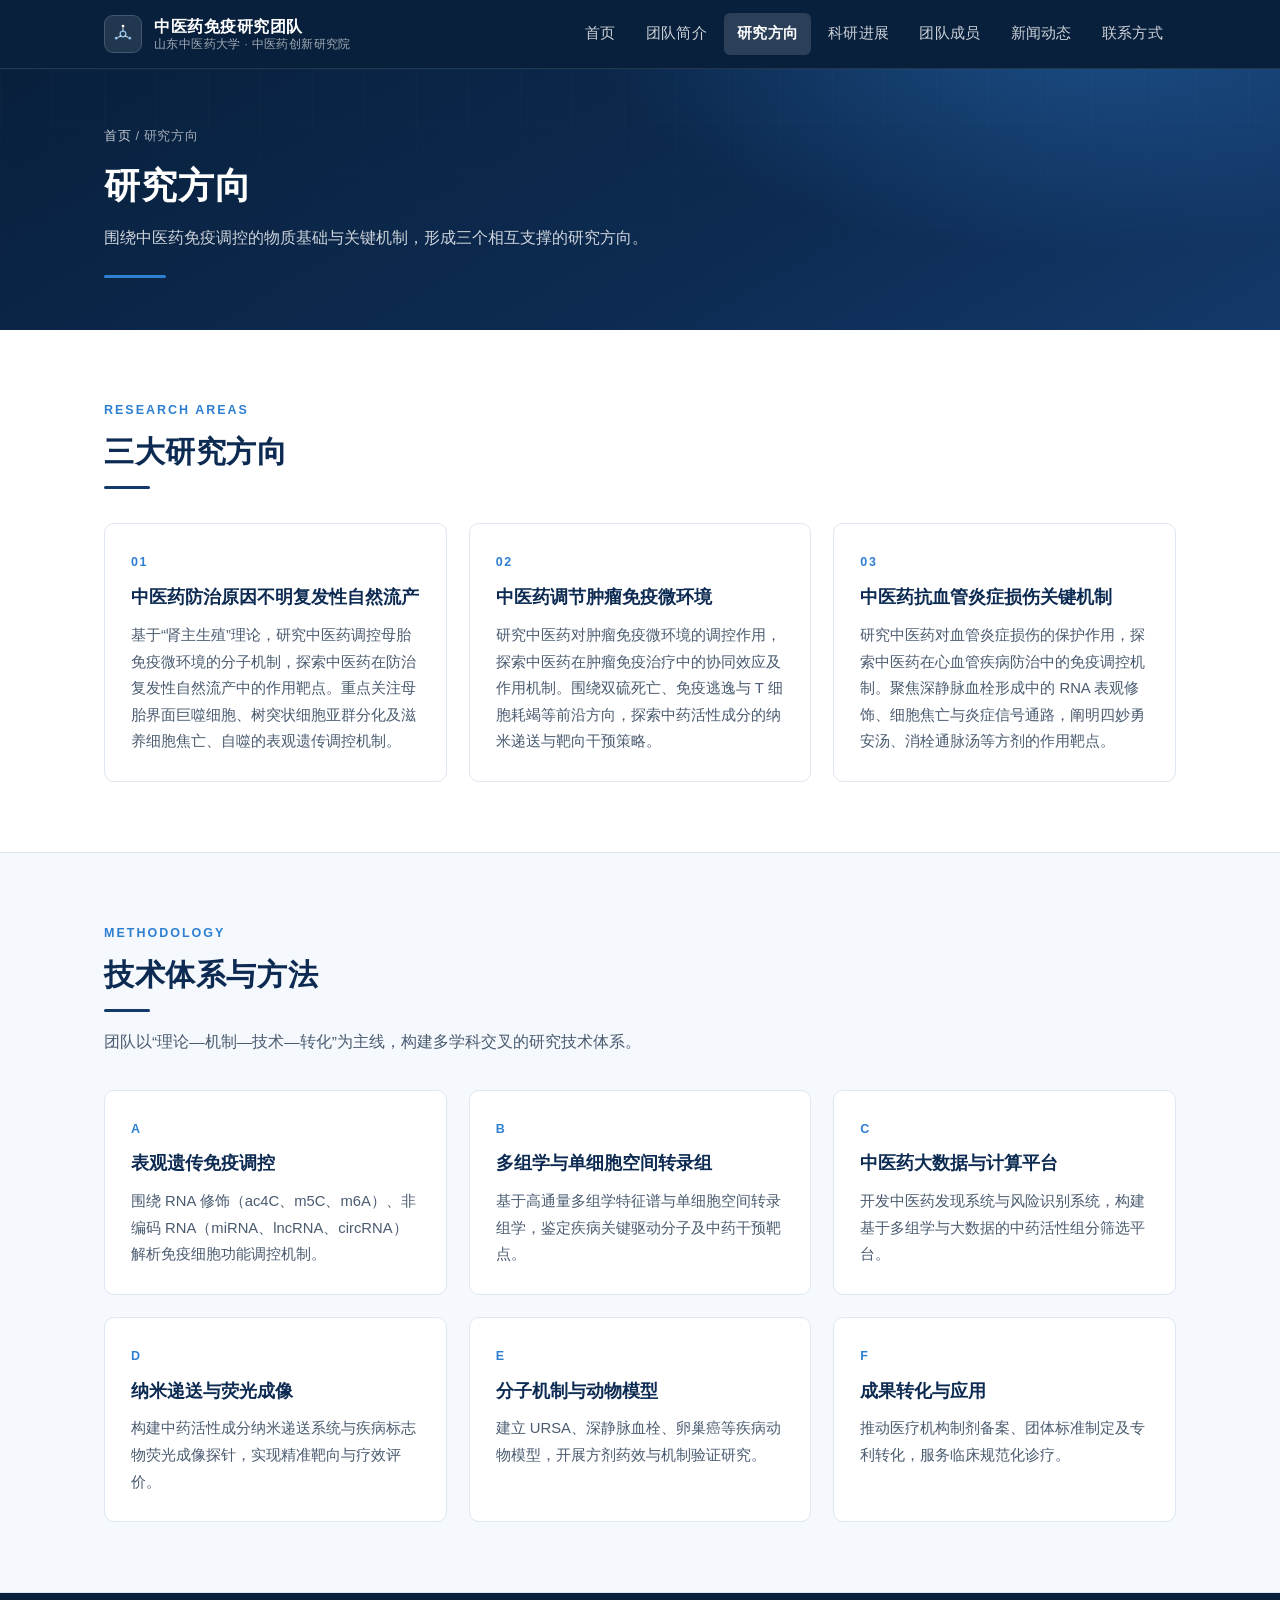
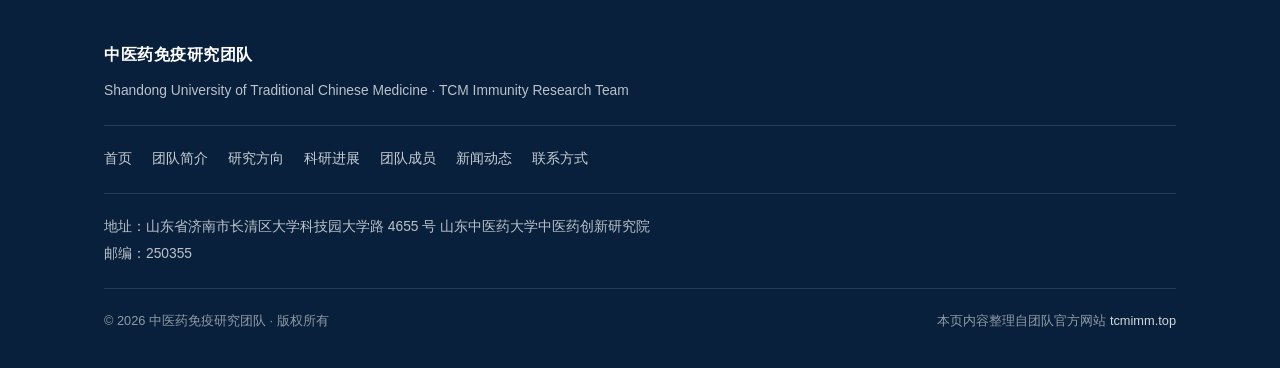
<file: research.html>
<!DOCTYPE html>
<html lang="zh-CN">
<head>
<meta charset="UTF-8">
<meta name="viewport" content="width=device-width, initial-scale=1">
<title>研究方向 | 中医药免疫研究团队</title>
<meta name="description" content="中医药免疫研究团队研究方向 —— 中医药防治原因不明复发性自然流产、调节肿瘤免疫微环境、抗血管炎症损伤关键机制。">
<link rel="stylesheet" href="assets/css/style.css">
</head>
<body id="top">

<header class="site-header">
  <div class="container header-inner">
    <a class="brand" href="index.html">
      <span class="brand-mark" aria-hidden="true">
        <svg width="22" height="22" viewBox="0 0 24 24" fill="none">
          <circle cx="12" cy="12" r="3.1" stroke="#8fc0ea" stroke-width="1.5"/>
          <circle cx="12" cy="3.4" r="1.5" fill="#fff"/>
          <circle cx="19.4" cy="16.6" r="1.5" fill="#8fc0ea"/>
          <circle cx="4.6" cy="16.6" r="1.5" fill="#8fc0ea"/>
          <path d="M12 4.9v4M13.9 13.9l4 1.9M10.1 13.9l-4 1.9" stroke="rgba(255,255,255,.75)" stroke-width="1.2"/>
        </svg>
      </span>
      <span class="brand-text">
        <strong>中医药免疫研究团队</strong>
        <small>山东中医药大学 · 中医药创新研究院</small>
      </span>
    </a>
    <button class="nav-toggle" id="navToggle" aria-label="展开导航">☰</button>
    <nav class="site-nav" id="siteNav">
      <a href="index.html">首页</a>
      <a href="about.html">团队简介</a>
      <a href="research.html" class="active">研究方向</a>
      <a href="publications.html">科研进展</a>
      <a href="team.html">团队成员</a>
      <a href="news.html">新闻动态</a>
      <a href="contact.html">联系方式</a>
    </nav>
  </div>
</header>

<div class="page-hero">
  <div class="container">
    <div class="crumb"><a href="index.html">首页</a> / 研究方向</div>
    <h1>研究方向</h1>
    <p class="sub">围绕中医药免疫调控的物质基础与关键机制，形成三个相互支撑的研究方向。</p>
    <div class="hero-line"></div>
  </div>
</div>

<section>
  <div class="container">
    <div class="sec-head">
      <div class="cn">Research areas</div>
      <h2>三大研究方向</h2>
    </div>
    <div class="cards">
      <article class="card">
        <div class="no">01</div>
        <h3>中医药防治原因不明复发性自然流产</h3>
        <p>基于“肾主生殖”理论，研究中医药调控母胎免疫微环境的分子机制，探索中医药在防治复发性自然流产中的作用靶点。重点关注母胎界面巨噬细胞、树突状细胞亚群分化及滋养细胞焦亡、自噬的表观遗传调控机制。</p>
      </article>
      <article class="card">
        <div class="no">02</div>
        <h3>中医药调节肿瘤免疫微环境</h3>
        <p>研究中医药对肿瘤免疫微环境的调控作用，探索中医药在肿瘤免疫治疗中的协同效应及作用机制。围绕双硫死亡、免疫逃逸与 T 细胞耗竭等前沿方向，探索中药活性成分的纳米递送与靶向干预策略。</p>
      </article>
      <article class="card">
        <div class="no">03</div>
        <h3>中医药抗血管炎症损伤关键机制</h3>
        <p>研究中医药对血管炎症损伤的保护作用，探索中医药在心血管疾病防治中的免疫调控机制。聚焦深静脉血栓形成中的 RNA 表观修饰、细胞焦亡与炎症信号通路，阐明四妙勇安汤、消栓通脉汤等方剂的作用靶点。</p>
      </article>
    </div>
  </div>
</section>

<section class="section-alt">
  <div class="container">
    <div class="sec-head">
      <div class="cn">Methodology</div>
      <h2>技术体系与方法</h2>
      <p>团队以“理论—机制—技术—转化”为主线，构建多学科交叉的研究技术体系。</p>
    </div>
    <div class="cards">
      <article class="card">
        <div class="no">A</div>
        <h3>表观遗传免疫调控</h3>
        <p>围绕 RNA 修饰（ac4C、m5C、m6A）、非编码 RNA（miRNA、lncRNA、circRNA）解析免疫细胞功能调控机制。</p>
      </article>
      <article class="card">
        <div class="no">B</div>
        <h3>多组学与单细胞空间转录组</h3>
        <p>基于高通量多组学特征谱与单细胞空间转录组学，鉴定疾病关键驱动分子及中药干预靶点。</p>
      </article>
      <article class="card">
        <div class="no">C</div>
        <h3>中医药大数据与计算平台</h3>
        <p>开发中医药发现系统与风险识别系统，构建基于多组学与大数据的中药活性组分筛选平台。</p>
      </article>
      <article class="card">
        <div class="no">D</div>
        <h3>纳米递送与荧光成像</h3>
        <p>构建中药活性成分纳米递送系统与疾病标志物荧光成像探针，实现精准靶向与疗效评价。</p>
      </article>
      <article class="card">
        <div class="no">E</div>
        <h3>分子机制与动物模型</h3>
        <p>建立 URSA、深静脉血栓、卵巢癌等疾病动物模型，开展方剂药效与机制验证研究。</p>
      </article>
      <article class="card">
        <div class="no">F</div>
        <h3>成果转化与应用</h3>
        <p>推动医疗机构制剂备案、团体标准制定及专利转化，服务临床规范化诊疗。</p>
      </article>
    </div>
  </div>
</section>

<footer>
  <div class="container">
    <div class="fbrand">中医药免疫研究团队</div>
    <div style="margin-top:8px">Shandong University of Traditional Chinese Medicine · TCM Immunity Research Team</div>
    <div class="fdiv"></div>
    <div class="fnav">
      <a href="index.html">首页</a>
      <a href="about.html">团队简介</a>
      <a href="research.html">研究方向</a>
      <a href="publications.html">科研进展</a>
      <a href="team.html">团队成员</a>
      <a href="news.html">新闻动态</a>
      <a href="contact.html">联系方式</a>
    </div>
    <div class="fdiv"></div>
    <p>地址：山东省济南市长清区大学科技园大学路 4655 号 山东中医药大学中医药创新研究院</p>
    <p>邮编：250355</p>
    <div class="fdiv"></div>
    <div class="fbot">
      <span>© 2026 中医药免疫研究团队 · 版权所有</span>
      <span>本页内容整理自团队官方网站 <a href="https://tcmimm.top/" target="_blank" rel="noopener">tcmimm.top</a></span>
    </div>
  </div>
</footer>

<button class="totop" id="toTop" aria-label="返回顶部">↑</button>
<script src="assets/js/main.js"></script>
</body>
</html>
</file>
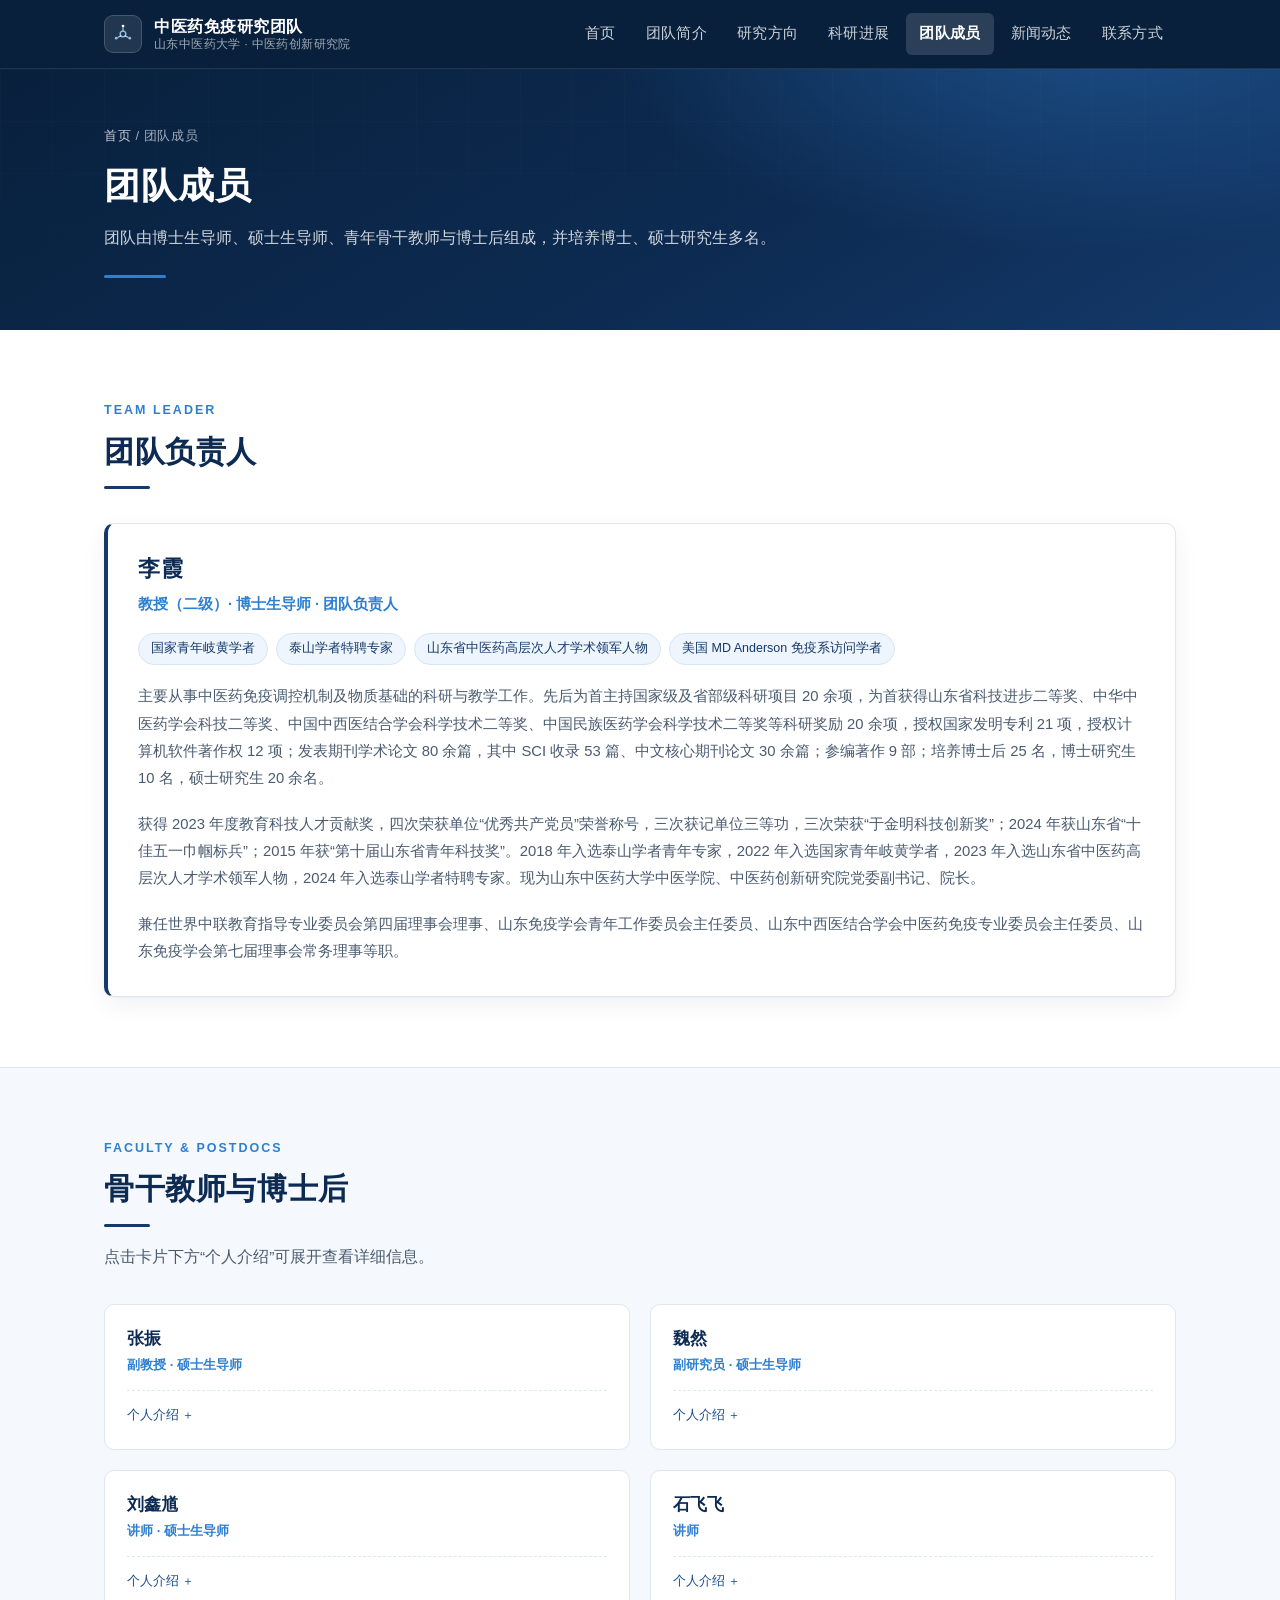
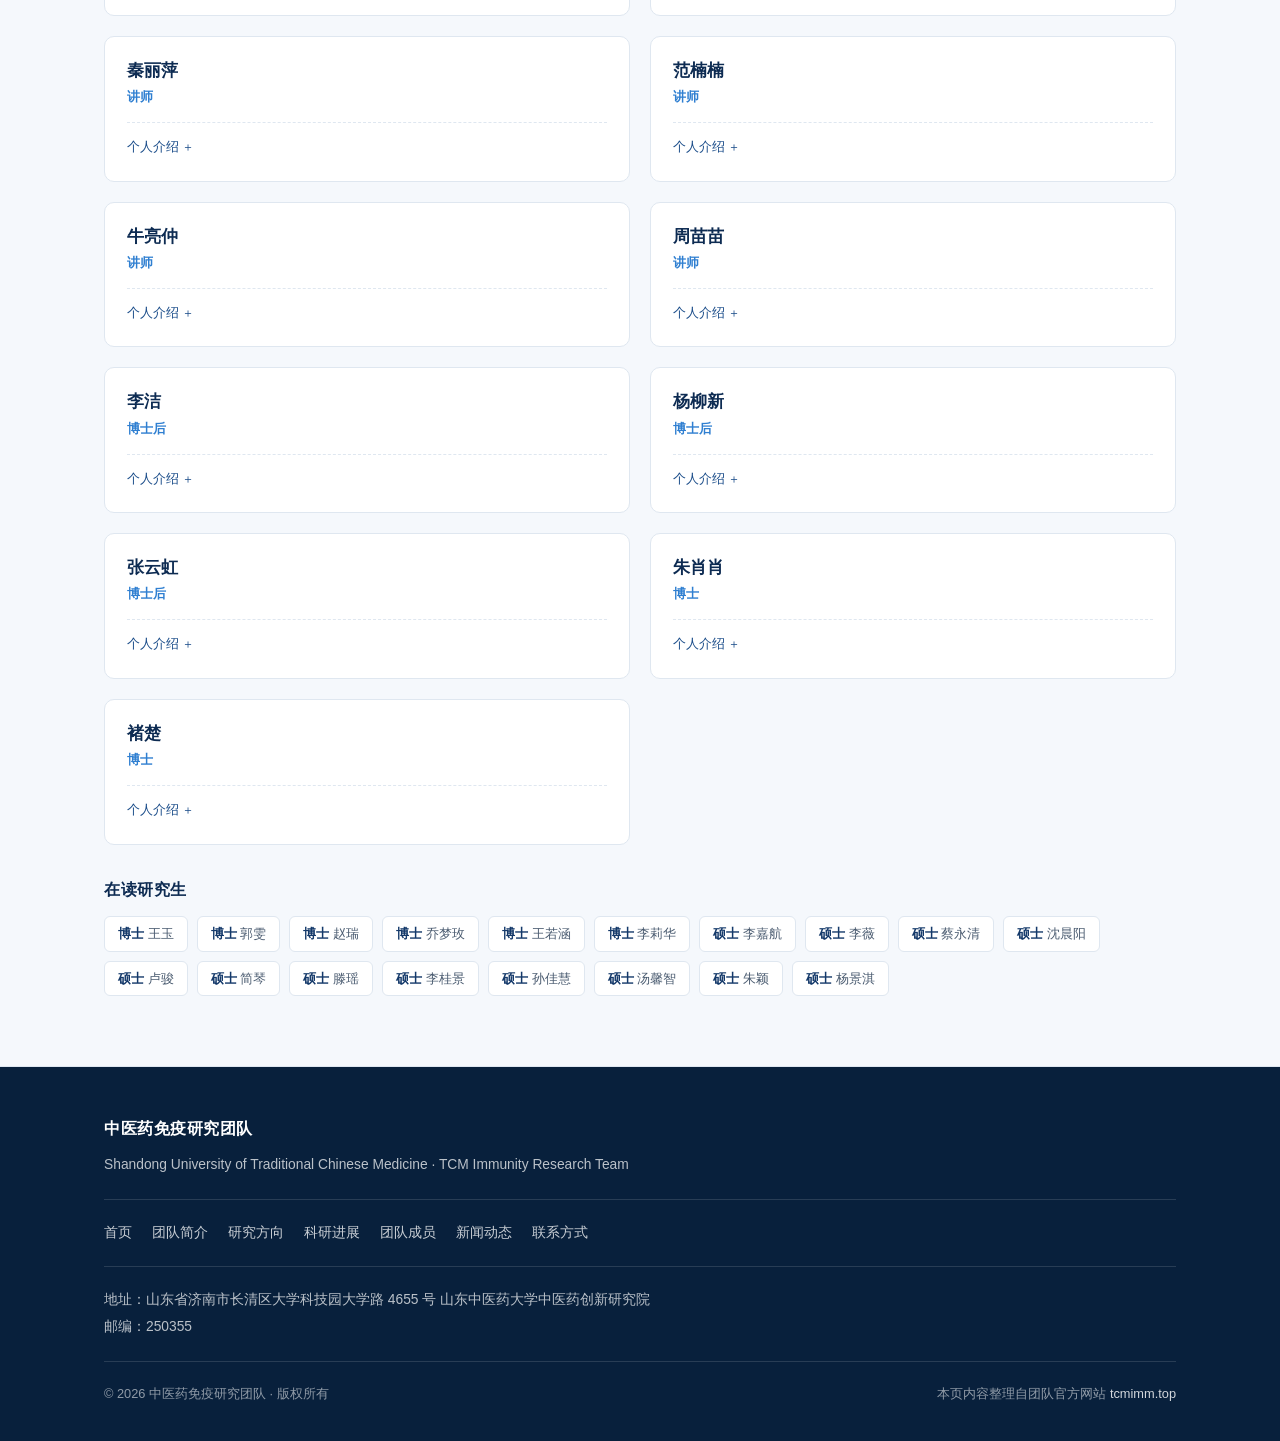
<file: team.html>
<!DOCTYPE html>
<html lang="zh-CN">
<head>
<meta charset="UTF-8">
<meta name="viewport" content="width=device-width, initial-scale=1">
<title>团队成员 | 中医药免疫研究团队</title>
<meta name="description" content="中医药免疫研究团队成员 —— 李霞教授团队负责人及骨干教师、博士后、在读研究生介绍。">
<link rel="stylesheet" href="assets/css/style.css">
</head>
<body id="top">

<header class="site-header">
  <div class="container header-inner">
    <a class="brand" href="index.html">
      <span class="brand-mark" aria-hidden="true">
        <svg width="22" height="22" viewBox="0 0 24 24" fill="none">
          <circle cx="12" cy="12" r="3.1" stroke="#8fc0ea" stroke-width="1.5"/>
          <circle cx="12" cy="3.4" r="1.5" fill="#fff"/>
          <circle cx="19.4" cy="16.6" r="1.5" fill="#8fc0ea"/>
          <circle cx="4.6" cy="16.6" r="1.5" fill="#8fc0ea"/>
          <path d="M12 4.9v4M13.9 13.9l4 1.9M10.1 13.9l-4 1.9" stroke="rgba(255,255,255,.75)" stroke-width="1.2"/>
        </svg>
      </span>
      <span class="brand-text">
        <strong>中医药免疫研究团队</strong>
        <small>山东中医药大学 · 中医药创新研究院</small>
      </span>
    </a>
    <button class="nav-toggle" id="navToggle" aria-label="展开导航">☰</button>
    <nav class="site-nav" id="siteNav">
      <a href="index.html">首页</a>
      <a href="about.html">团队简介</a>
      <a href="research.html">研究方向</a>
      <a href="publications.html">科研进展</a>
      <a href="team.html" class="active">团队成员</a>
      <a href="news.html">新闻动态</a>
      <a href="contact.html">联系方式</a>
    </nav>
  </div>
</header>

<div class="page-hero">
  <div class="container">
    <div class="crumb"><a href="index.html">首页</a> / 团队成员</div>
    <h1>团队成员</h1>
    <p class="sub">团队由博士生导师、硕士生导师、青年骨干教师与博士后组成，并培养博士、硕士研究生多名。</p>
    <div class="hero-line"></div>
  </div>
</div>

<section>
  <div class="container">
    <div class="sec-head">
      <div class="cn">Team leader</div>
      <h2>团队负责人</h2>
    </div>

    <div class="lead-card">
      <div>
        <h3>李霞</h3>
        <div class="lead-role">教授（二级）· 博士生导师 · 团队负责人</div>
        <div class="lead-tags">
          <span>国家青年岐黄学者</span>
          <span>泰山学者特聘专家</span>
          <span>山东省中医药高层次人才学术领军人物</span>
          <span>美国 MD Anderson 免疫系访问学者</span>
        </div>
        <p class="lead-bio">
          主要从事中医药免疫调控机制及物质基础的科研与教学工作。先后为首主持国家级及省部级科研项目 20 余项，为首获得山东省科技进步二等奖、中华中医药学会科技二等奖、中国中西医结合学会科学技术二等奖、中国民族医药学会科学技术二等奖等科研奖励 20 余项，授权国家发明专利 21 项，授权计算机软件著作权 12 项；发表期刊学术论文 80 余篇，其中 SCI 收录 53 篇、中文核心期刊论文 30 余篇；参编著作 9 部；培养博士后 25 名，博士研究生 10 名，硕士研究生 20 余名。
        </p>
        <p class="lead-bio">
          获得 2023 年度教育科技人才贡献奖，四次荣获单位“优秀共产党员”荣誉称号，三次获记单位三等功，三次荣获“于金明科技创新奖”；2024 年获山东省“十佳五一巾帼标兵”；2015 年获“第十届山东省青年科技奖”。2018 年入选泰山学者青年专家，2022 年入选国家青年岐黄学者，2023 年入选山东省中医药高层次人才学术领军人物，2024 年入选泰山学者特聘专家。现为山东中医药大学中医学院、中医药创新研究院党委副书记、院长。
        </p>
        <p class="lead-bio">
          兼任世界中联教育指导专业委员会第四届理事会理事、山东免疫学会青年工作委员会主任委员、山东中西医结合学会中医药免疫专业委员会主任委员、山东免疫学会第七届理事会常务理事等职。
        </p>
      </div>
    </div>
  </div>
</section>

<section class="section-alt">
  <div class="container">
    <div class="sec-head">
      <div class="cn">Faculty &amp; postdocs</div>
      <h2>骨干教师与博士后</h2>
      <p>点击卡片下方“个人介绍”可展开查看详细信息。</p>
    </div>

    <div class="mem-grid">
      <article class="mem">
        <h4>张振</h4><div class="role">副教授 · 硕士生导师</div>
        <details><summary>个人介绍</summary><p>中国科学院上海生命科学研究院分子细胞科学卓越创新中心（生物化学与分子生物学研究所）博士，第六届中国免疫学会青年学者奖获得者。聚焦中医药“肾主生殖”免疫调控的关键机制及物质基础研究，重点围绕不明原因复发性自然流产的病理机制开展系统性探索。主持国家自然科学基金面上项目、青年基金各 1 项，主持中国博士后科学基金面上项目 1 项，主持山东省重点研发计划项目及山东省自然科学基金面上项目各 1 项。以第一或通讯作者在 Nature Immunology、Cancer Letters、Cell Death &amp; Disease 等国际期刊发表 SCI 论文 40 余篇。获得软件著作权 2 项；授权国家发明专利 10 余项；获得中华中医药学会、中国中西医结合学会科技二等奖等奖励 7 项；培养研究生 10 余名。现任世界中联教育指导专业委员会理事会理事、山东中西医结合学会中医药免疫专业委员会副主任委员等职。</p></details>
      </article>
      <article class="mem">
        <h4>魏然</h4><div class="role">副研究员 · 硕士生导师</div>
        <details><summary>个人介绍</summary><p>主持国家自然科学基金青年项目、山东省重点研发计划项目各 1 项，为主参与十余项国家、省部级项目；授权国家发明专利 10 余项；成果获得中华中医药学会科学技术二等奖、山东省高等学校科学技术奖二等奖等。山东免疫学会理事、山东省临床肿瘤学会转化医学专家委员会常务委员，山东中西医结合学会中医药免疫专业委员会秘书。</p></details>
      </article>
      <article class="mem">
        <h4>刘鑫馗</h4><div class="role">讲师 · 硕士生导师</div>
        <details><summary>个人介绍</summary><p>山东省高等学校“青创团队计划”中医药免疫调控创新团队带头人，SCI 杂志 Chinese Medicine（IF=5.7）青年编委。主持国家自然科学基金青年项目、中国博士后科学基金面上项目、山东省自然科学基金面上项目。研究方向：中医药大数据与计算平台开发；中医药单细胞空间转录组学；中医药生殖免疫。以第一/通讯作者发表 SCI 论文十余篇，授权国家发明专利 4 项。参与制定中药上市后安全性评价数据分析方法指南团体标准，《中医药临床大数据研究》《复方苦参抗肿瘤精准网络药理学研究》编委。获得 2024 中国知网高被引学者 TOP1%，参与获得中国民族医药学会科学技术一等奖、中国中西医结合学会科学技术二等奖、中华中医药学会科学技术二等奖、山东省教学成果一等奖。</p></details>
      </article>
      <article class="mem">
        <h4>石飞飞</h4><div class="role">讲师</div>
        <details><summary>个人介绍</summary><p>生物化学与分子生物学博士，中西医结合博士后，山东中西医结合学会中医药免疫专业委员会委员。主要研究方向为中医药表观遗传免疫调控，围绕早期胚胎发育与复发性流产等方向开展研究。主持国家基金青年项目、中国博士后科学基金特别资助项目、山东省自然科学基金青年项目、山东省中医药管理局科技项目。参与国家基金面上项目、国家中医药管理局科技司共建科技项目、山东省自然科学基金重大基础研究项目等国家级及省部级项目，以第一作者发表 SCI 论文 5 篇。</p></details>
      </article>
      <article class="mem">
        <h4>秦丽萍</h4><div class="role">讲师</div>
        <details><summary>个人介绍</summary><p>遗传学博士，中西医结合博士后，山东免疫学会青年工作委员会委员，山东中西医结合学会中医药免疫专业委员会委员。主要研究方向为母胎界面免疫微环境的表观遗传调控及中药干预机制。主持中国博士后科学基金特别资助项目、山东省自然科学基金青年项目、山东省卫健委等项目，在 Cell Death and Differentiation 等高水平期刊发表 SCI 论文。</p></details>
      </article>
      <article class="mem">
        <h4>范楠楠</h4><div class="role">讲师</div>
        <details><summary>个人介绍</summary><p>山东师范大学分析化学博士。主要从事疾病相关分子标志物的荧光成像分析研究，以及中药有效物质基础鉴定及其纳米递送系统的构建。构建了一系列生物标志物的细胞及活体成像荧光材料，发展了多种治疗材料，相关成果在 Chinese Chem Lett、Anal. Chem.、ACS Sens.、Appl. Bio. Mater.、Adv. Mater. 等国际重要期刊发表论文 10 余篇，已授权国家发明专利 2 项，参与国家自然科学基金面上项目 2 项、山东省重大基础研究项目 1 项。</p></details>
      </article>
      <article class="mem">
        <h4>牛亮仲</h4><div class="role">讲师</div>
        <details><summary>个人介绍</summary><p>生物学博士，博士毕业于中国科学院昆明植物研究所。山东中医药大学中医药创新研究院中西医结合博士后，山东中西医结合学会中医药免疫专业委员会委员，山东免疫学会第二届青年工作委员会委员。主要研究方向为复发性自然流产的表观遗传机制及中医药治疗机制。主持山东省自然科学青年项目、中国博士后科学基金面上项目各 1 项，参与国家自然科学基金面上项目 2 项、山东省自然科学基金重大基础研究项目 1 项，授权国家发明专利 2 项。在 Nature Genetics 等国际期刊发表 SCI 论文 3 篇。</p></details>
      </article>
      <article class="mem">
        <h4>周苗苗</h4><div class="role">讲师</div>
        <details><summary>个人介绍</summary><p>中医学博士，中西医结合博士后，山东中西医结合学会中医药免疫专业委员会常务委员，山东免疫学会青年工作委员会常务委员。主要研究方向为原因不明复发性自然流产的表观遗传调控及中药干预机制研究。主持山东省自然科学基金 1 项、山东省中医药科技项目 1 项，发表中文核心论文 9 篇。</p></details>
      </article>
      <article class="mem">
        <h4>李洁</h4><div class="role">博士后</div>
        <details><summary>个人介绍</summary><p>中西医结合博士，中医学博士后。主要研究方向为妇科疾病免疫微环境表征及中医药免疫调控，重点围绕原因不明复发性自然流产、卵巢衰老等疾病表观遗传调控机制及中医药干预机制展开研究。主持国家自然科学基金青年项目 1 项，中国博士后科学基金面上项目 1 项，获批国家资助博士后人才计划 1 项，主持山东省自然科学基金 1 项，以第一作者发表 SCI 论文 6 篇。</p></details>
      </article>
      <article class="mem">
        <h4>杨柳新</h4><div class="role">博士后</div>
        <details><summary>个人介绍</summary><p>东南大学生物医学工程专业博士，中西医结合专业博士后。主要研究方向聚焦于糖尿病溃疡免疫微环境的表征及中药免疫调控，重点围绕负载中药活性成分水凝胶的制备与表征，以及其调节糖尿病溃疡免疫微环境、促进创面愈合的机制研究。以第一作者在 Journal of Controlled Release、Chemical Engineering Journal、Journal of Colloid and Interface Science 等国际学术期刊发表 SCI 论文 7 篇，授权发明专利 1 项。</p></details>
      </article>
      <article class="mem">
        <h4>张云虹</h4><div class="role">博士后</div>
        <details><summary>个人介绍</summary><p>医学博士，中西医结合基础专业。以第一作者已发表 6 篇 SCI 论文及 1 篇中文核心期刊论文；参与国家级科研项目 3 项，参与授权国家发明专利 6 项，参与获得山东省科技进步二等奖、山东中西医结合科学技术一等奖、中国中西医结合科学技术二等奖等。</p></details>
      </article>
      <article class="mem">
        <h4>朱肖肖</h4><div class="role">博士</div>
        <details><summary>个人介绍</summary><p>主要从事临床免疫学研究，关注免疫细胞功能异常在疾病发生发展中的作用。承担各级课题 16 项，其中为首主持课题 5 项（山东第一医科大学青年基金、山东省中医药科技计划青年基金、山东省自然基金青年基金、山东省医学科学院青年基金各 1 项，山东中医药大学提质创新博士项目 1 项），参与课题 11 项；发表 SCI 收录 15 篇（第 1 作者 6 篇）；参与授权发明专利 9 项；参与获得山东省高等学校科学技术二等奖、中国民族医药学会科学技术二等奖及中华中医药学会科学技术二等奖各 1 项，个人获得 2025 学年国家奖学金及山东省研究生创新成果奖。</p></details>
      </article>
      <article class="mem">
        <h4>褚楚</h4><div class="role">博士</div>
        <details><summary>个人介绍</summary><p>博士研究生，中西医结合基础专业。研究方向为中医药抗炎症损伤作用机制研究。以第一作者身份发表论文 4 篇，其中 SCI 论文 3 篇，中文核心论文 2 篇。参与授权国家发明专利 4 项。参与国家级课题 2 项，省部级课题 2 项。荣获 2025 年国家基金、校级“优秀研究生”荣誉称号。</p></details>
      </article>
    </div>

    <div class="stu-group">
      <h3>在读研究生</h3>
      <div class="stu-list">
        <span><b>博士</b> 王玉</span>
        <span><b>博士</b> 郭雯</span>
        <span><b>博士</b> 赵瑞</span>
        <span><b>博士</b> 乔梦玫</span>
        <span><b>博士</b> 王若涵</span>
        <span><b>博士</b> 李莉华</span>
        <span><b>硕士</b> 李嘉航</span>
        <span><b>硕士</b> 李薇</span>
        <span><b>硕士</b> 蔡永清</span>
        <span><b>硕士</b> 沈晨阳</span>
        <span><b>硕士</b> 卢骏</span>
        <span><b>硕士</b> 简琴</span>
        <span><b>硕士</b> 滕瑶</span>
        <span><b>硕士</b> 李桂景</span>
        <span><b>硕士</b> 孙佳慧</span>
        <span><b>硕士</b> 汤馨智</span>
        <span><b>硕士</b> 朱颖</span>
        <span><b>硕士</b> 杨景淇</span>
      </div>
    </div>
  </div>
</section>

<footer>
  <div class="container">
    <div class="fbrand">中医药免疫研究团队</div>
    <div style="margin-top:8px">Shandong University of Traditional Chinese Medicine · TCM Immunity Research Team</div>
    <div class="fdiv"></div>
    <div class="fnav">
      <a href="index.html">首页</a>
      <a href="about.html">团队简介</a>
      <a href="research.html">研究方向</a>
      <a href="publications.html">科研进展</a>
      <a href="team.html">团队成员</a>
      <a href="news.html">新闻动态</a>
      <a href="contact.html">联系方式</a>
    </div>
    <div class="fdiv"></div>
    <p>地址：山东省济南市长清区大学科技园大学路 4655 号 山东中医药大学中医药创新研究院</p>
    <p>邮编：250355</p>
    <div class="fdiv"></div>
    <div class="fbot">
      <span>© 2026 中医药免疫研究团队 · 版权所有</span>
      <span>本页内容整理自团队官方网站 <a href="https://tcmimm.top/" target="_blank" rel="noopener">tcmimm.top</a></span>
    </div>
  </div>
</footer>

<button class="totop" id="toTop" aria-label="返回顶部">↑</button>
<script src="assets/js/main.js"></script>
</body>
</html>
</file>
<file: assets/css/style.css>
:root{
  --navy-900:#08203c;
  --navy-800:#0d2b52;
  --navy-700:#14396a;
  --navy-600:#1b4d8a;
  --blue-500:#2f7fd1;
  --blue-300:#8fc0ea;
  --blue-050:#eef5fc;
  --page:#ffffff;
  --soft:#f5f8fc;
  --line:#dfe7f0;
  --ink:#16212f;
  --ink-2:#4a5b70;
  --ink-3:#7d8ca0;
  --radius:10px;
  --shadow:0 1px 2px rgba(8,32,60,.04),0 8px 24px rgba(8,32,60,.06);
  --wrap:1120px;
}
*{box-sizing:border-box}
html{scroll-behavior:smooth}
body{
  margin:0;background:var(--page);color:var(--ink);
  font-family:-apple-system,BlinkMacSystemFont,"Segoe UI","PingFang SC","Hiragino Sans GB","Microsoft YaHei",sans-serif;
  font-size:16px;line-height:1.75;-webkit-font-smoothing:antialiased;
}
h1,h2,h3,h4{margin:0;line-height:1.35;font-weight:700;color:var(--navy-800)}
p{margin:0}
a{color:var(--navy-600);text-decoration:none}
a:hover{color:var(--blue-500)}
img{max-width:100%;display:block}
.container{width:100%;max-width:var(--wrap);margin:0 auto;padding:0 24px}

/* ---------- header ---------- */
.site-header{position:sticky;top:0;z-index:50;background:var(--navy-900);border-bottom:1px solid rgba(255,255,255,.10)}
.header-inner{display:flex;align-items:center;justify-content:space-between;min-height:68px;gap:16px;position:relative}
.brand{display:flex;align-items:center;gap:12px;color:#fff;padding:10px 0}
.brand:hover{color:#fff}
.brand-mark{flex:0 0 auto;width:38px;height:38px;border-radius:9px;background:rgba(255,255,255,.10);
  display:flex;align-items:center;justify-content:center;border:1px solid rgba(255,255,255,.16)}
.brand-text{display:flex;flex-direction:column;line-height:1.25}
.brand-text strong{font-size:16px;letter-spacing:.5px;color:#fff;font-weight:600}
.brand-text small{font-size:11.5px;color:rgba(255,255,255,.62);letter-spacing:.4px}
.site-nav{display:flex;align-items:center;gap:4px}
.site-nav a{color:rgba(255,255,255,.80);font-size:14.5px;padding:8px 13px;border-radius:6px;letter-spacing:.3px}
.site-nav a:hover{color:#fff;background:rgba(255,255,255,.09)}
.site-nav a.active{color:#fff;background:rgba(255,255,255,.14);font-weight:600}
.nav-toggle{display:none;background:transparent;border:1px solid rgba(255,255,255,.25);color:#fff;
  width:40px;height:36px;border-radius:7px;font-size:17px;cursor:pointer;line-height:1}

/* ---------- page hero ---------- */
.page-hero{
  position:relative;color:#fff;
  background:
    radial-gradient(800px 380px at 85% -20%,rgba(47,127,209,.42),transparent 62%),
    linear-gradient(150deg,var(--navy-900) 0%,var(--navy-800) 60%,var(--navy-700) 100%);
  overflow:hidden;
}
.page-hero::after{content:"";position:absolute;inset:0;opacity:.45;pointer-events:none;
  background-image:linear-gradient(rgba(255,255,255,.045) 1px,transparent 1px),
                   linear-gradient(90deg,rgba(255,255,255,.045) 1px,transparent 1px);
  background-size:52px 52px;
  mask-image:linear-gradient(180deg,rgba(0,0,0,.9),transparent 92%);
  -webkit-mask-image:linear-gradient(180deg,rgba(0,0,0,.9),transparent 92%)}
.page-hero .container{position:relative;z-index:1;padding-top:56px;padding-bottom:52px}
.crumb{font-size:13px;color:rgba(255,255,255,.62);letter-spacing:.6px}
.crumb a{color:rgba(255,255,255,.78)}
.crumb a:hover{color:#fff}
.page-hero h1{color:#fff;font-size:clamp(24px,3.6vw,36px);margin-top:14px;letter-spacing:1px}
.page-hero .sub{margin-top:14px;max-width:720px;color:rgba(255,255,255,.80);font-size:15.5px;line-height:1.85}
.page-hero .hero-line{width:62px;height:3px;background:var(--blue-500);border-radius:2px;margin-top:22px}

/* ---------- home hero ---------- */
.hero{
  position:relative;color:#fff;
  background:
    radial-gradient(900px 420px at 82% -10%,rgba(47,127,209,.45),transparent 62%),
    radial-gradient(700px 400px at 5% 110%,rgba(27,77,138,.55),transparent 60%),
    linear-gradient(160deg,var(--navy-900) 0%,var(--navy-800) 55%,var(--navy-700) 100%);
  overflow:hidden;
}
.hero::after{content:"";position:absolute;inset:0;opacity:.5;pointer-events:none;
  background-image:linear-gradient(rgba(255,255,255,.045) 1px,transparent 1px),
                   linear-gradient(90deg,rgba(255,255,255,.045) 1px,transparent 1px);
  background-size:52px 52px;
  mask-image:linear-gradient(180deg,rgba(0,0,0,.9),transparent 92%);
  -webkit-mask-image:linear-gradient(180deg,rgba(0,0,0,.9),transparent 92%)}
.hero-inner{position:relative;z-index:1;padding:82px 24px 74px;max-width:var(--wrap);margin:0 auto}
.hero-tag{display:inline-flex;align-items:center;gap:8px;font-size:12.5px;letter-spacing:1.4px;
  text-transform:uppercase;color:var(--blue-300);border:1px solid rgba(143,192,234,.35);
  padding:5px 13px;border-radius:999px;margin-bottom:22px}
.hero h1{color:#fff;font-size:clamp(28px,4.6vw,46px);letter-spacing:1px}
.hero-sub{margin-top:18px;max-width:660px;color:rgba(255,255,255,.80);font-size:clamp(15px,1.6vw,17.5px);line-height:1.85}
.hero-line{width:64px;height:3px;background:var(--blue-500);border-radius:2px;margin:26px 0 0}
.hero-actions{margin-top:32px;display:flex;flex-wrap:wrap;gap:12px}
.btn{display:inline-block;padding:11px 24px;border-radius:7px;font-size:14.5px;font-weight:600;
  letter-spacing:.4px;transition:.22s ease;border:1px solid transparent;cursor:pointer}
.btn-primary{background:var(--blue-500);color:#fff}
.btn-primary:hover{background:#1f6fbd;color:#fff;transform:translateY(-1px)}
.btn-ghost{border-color:rgba(255,255,255,.35);color:#fff}
.btn-ghost:hover{background:rgba(255,255,255,.12);color:#fff}
.btn-line{border-color:var(--line);color:var(--navy-700);background:var(--page)}
.btn-line:hover{border-color:var(--blue-300);color:var(--navy-800)}

/* ---------- stats ---------- */
.stats{border-bottom:1px solid var(--line);background:var(--page)}
.stats-grid{display:grid;grid-template-columns:repeat(4,1fr)}
.stat{padding:30px 22px;border-right:1px solid var(--line);text-align:center}
.stat:last-child{border-right:0}
.stat b{display:block;font-size:clamp(24px,3vw,32px);color:var(--navy-700);letter-spacing:.5px}
.stat span{display:block;font-size:13px;color:var(--ink-3);margin-top:6px;letter-spacing:.6px}

/* ---------- sections ---------- */
section{padding:70px 0;scroll-margin-top:68px}
.section-alt{background:var(--soft);border-top:1px solid var(--line);border-bottom:1px solid var(--line)}
.sec-head{max-width:780px;margin-bottom:34px}
.sec-head .cn{font-size:12.5px;letter-spacing:2px;text-transform:uppercase;color:var(--blue-500);font-weight:600}
.sec-head h2{font-size:clamp(22px,2.8vw,30px);margin-top:10px;letter-spacing:.6px}
.sec-head h2::after{content:"";display:block;width:46px;height:3px;background:var(--navy-700);border-radius:2px;margin-top:14px}
.sec-head p{margin-top:16px;color:var(--ink-2);font-size:15.5px}
.prose{max-width:860px;color:var(--ink-2);font-size:16px}
.prose p+p{margin-top:16px}
h3.block-title{font-size:18px;letter-spacing:.5px;margin:34px 0 16px;padding-left:12px;
  border-left:3px solid var(--navy-700)}
h3.block-title:first-of-type{margin-top:0}

/* ---------- cards ---------- */
.cards{display:grid;gap:22px;grid-template-columns:repeat(3,1fr)}
.card{background:var(--page);border:1px solid var(--line);border-radius:var(--radius);
  padding:28px 26px 26px;position:relative;transition:.24s ease}
.card:hover{border-color:var(--blue-300);box-shadow:var(--shadow);transform:translateY(-3px)}
.card .no{font-size:12.5px;font-weight:700;letter-spacing:1.6px;color:var(--blue-500)}
.card h3{font-size:17.5px;margin:12px 0}
.card p{color:var(--ink-2);font-size:14.8px;line-height:1.8}
.card::before{content:"";position:absolute;left:0;top:0;height:100%;width:3px;background:var(--navy-700);
  border-radius:var(--radius) 0 0 var(--radius);opacity:0;transition:.24s ease}
.card:hover::before{opacity:1}
/* link cards on home */
.link-cards{display:grid;gap:20px;grid-template-columns:repeat(3,1fr)}
.link-card{display:block;background:var(--page);border:1px solid var(--line);border-radius:var(--radius);
  padding:26px 24px;transition:.22s ease;color:inherit}
.link-card:hover{border-color:var(--blue-300);box-shadow:var(--shadow);transform:translateY(-3px);color:inherit}
.link-card .k{font-size:12px;letter-spacing:1.6px;text-transform:uppercase;color:var(--blue-500);font-weight:600}
.link-card h3{font-size:17px;margin:10px 0 8px}
.link-card p{font-size:14.2px;color:var(--ink-2);line-height:1.75}
.link-card .more{margin-top:14px;font-size:13.4px;font-weight:600;color:var(--navy-600)}

/* ---------- tabs ---------- */
.tabs{display:flex;flex-wrap:wrap;gap:8px;border-bottom:1px solid var(--line);margin-bottom:30px}
.tab{appearance:none;background:transparent;border:0;border-bottom:2px solid transparent;cursor:pointer;
  font:inherit;font-size:14.5px;color:var(--ink-2);padding:10px 15px;margin-bottom:-1px;letter-spacing:.3px}
.tab:hover{color:var(--navy-700)}
.tab.active{color:var(--navy-800);border-bottom-color:var(--navy-700);font-weight:600}
.panel{display:none}
.panel.active{display:block}

/* ---------- publications ---------- */
.chips{display:flex;flex-wrap:wrap;gap:8px;margin-bottom:26px}
.chip{appearance:none;font:inherit;font-size:13px;cursor:pointer;background:var(--page);
  border:1px solid var(--line);color:var(--ink-2);border-radius:999px;padding:5px 14px;transition:.18s}
.chip:hover{border-color:var(--blue-300);color:var(--navy-700)}
.chip.active{background:var(--navy-700);border-color:var(--navy-700);color:#fff}
.year-block{margin-bottom:30px}
.year-head{display:flex;align-items:center;gap:14px;margin-bottom:18px}
.year-head b{font-size:19px;color:var(--navy-700);letter-spacing:1px}
.year-head i{font-style:normal;font-size:12px;color:var(--ink-3);letter-spacing:.5px}
.year-head::after{content:"";flex:1;height:1px;background:var(--line)}
.pub{display:grid;grid-template-columns:52px 1fr;gap:18px;padding:18px 0;border-bottom:1px dashed var(--line)}
.pub:last-child{border-bottom:0}
.pub-idx{width:44px;height:44px;border-radius:9px;background:var(--blue-050);border:1px solid #d7e6f6;
  display:flex;align-items:center;justify-content:center;font-size:13px;font-weight:700;color:var(--navy-700)}
.pub h4{font-size:15.8px;font-weight:600;letter-spacing:.1px;line-height:1.62;color:var(--navy-800)}
.pub .au{margin-top:8px;font-size:13.4px;color:var(--ink-3);line-height:1.7;word-break:break-word}
.pub .vn{margin-top:8px;font-size:13.6px;color:var(--ink-2)}
.pub .vn em{font-style:italic;color:var(--navy-600);font-weight:500}
.pub .doi{margin-top:6px;font-size:12.6px;color:var(--ink-3)}
.tagcor{display:inline-block;font-size:11px;color:var(--blue-500);border:1px solid #cfe1f4;
  background:var(--blue-050);border-radius:4px;padding:0 6px;margin-left:8px;vertical-align:1px}

/* ---------- rows ---------- */
.rows{border-top:1px solid var(--line)}
.row{display:grid;grid-template-columns:1.35fr 1fr auto;gap:16px;align-items:center;
  padding:15px 4px;border-bottom:1px solid var(--line)}
.row .t{font-size:15.2px;color:var(--navy-800);font-weight:600}
.row .m{font-size:13.2px;color:var(--ink-3)}
.row .y{font-size:12.6px;color:var(--navy-600);background:var(--blue-050);border:1px solid #d7e6f6;
  border-radius:999px;padding:2px 11px;white-space:nowrap}
.row.two{grid-template-columns:1fr auto}

/* ---------- news ---------- */
.news-list{display:grid;gap:16px}
.news-item{display:grid;grid-template-columns:104px 1fr;gap:22px;background:var(--page);
  border:1px solid var(--line);border-radius:var(--radius);padding:22px 24px;transition:.2s ease}
.news-item:hover{border-color:var(--blue-300);box-shadow:var(--shadow)}
.news-item.is-new{border-color:#bcd8f2;background:linear-gradient(180deg,#fbfdff,var(--page))}
.news-date{font-size:13px;color:var(--blue-500);font-weight:700;letter-spacing:.6px;padding-top:2px}
.news-date span{display:block;font-size:11.5px;color:var(--ink-3);font-weight:400;margin-top:4px;letter-spacing:.3px}
.news-item h3{font-size:16.5px;line-height:1.6}
.news-item h3 a{color:var(--navy-800)}
.news-item h3 a:hover{color:var(--blue-500)}
.news-item p{margin-top:9px;font-size:14.2px;color:var(--ink-2);line-height:1.8}
.news-item .src{margin-top:10px;font-size:12.8px;color:var(--ink-3)}
.badge-new{display:inline-block;font-size:10.5px;letter-spacing:.6px;color:#fff;background:var(--blue-500);
  border-radius:4px;padding:1px 7px;margin-right:8px;vertical-align:2px}

/* ---------- team ---------- */
.lead-card{background:var(--page);border:1px solid var(--line);border-left:4px solid var(--navy-700);
  border-radius:var(--radius);padding:30px;box-shadow:var(--shadow)}
.lead-card h3{font-size:22px;letter-spacing:.5px}
.lead-role{color:var(--blue-500);font-weight:600;font-size:14.5px;margin-top:8px}
.lead-tags{display:flex;flex-wrap:wrap;gap:8px;margin-top:16px}
.lead-tags span{font-size:12.5px;color:var(--navy-700);background:var(--blue-050);
  border:1px solid #d7e6f6;border-radius:999px;padding:4px 12px}
.lead-bio{margin-top:18px;color:var(--ink-2);font-size:14.8px;line-height:1.85}
.mem-grid{display:grid;gap:20px;grid-template-columns:repeat(2,1fr);margin-top:24px}
.mem{background:var(--page);border:1px solid var(--line);border-radius:var(--radius);padding:22px;transition:.2s ease}
.mem:hover{border-color:var(--blue-300);box-shadow:var(--shadow)}
.mem h4{font-size:16.5px}
.mem .role{font-size:13.2px;color:var(--blue-500);margin-top:4px;font-weight:600}
.mem details{margin-top:14px;border-top:1px dashed var(--line);padding-top:12px}
.mem summary{cursor:pointer;font-size:13.4px;color:var(--navy-600);list-style:none}
.mem summary::-webkit-details-marker{display:none}
.mem summary::after{content:" ＋";font-size:12px}
.mem details[open] summary::after{content:" －"}
.mem details p{margin-top:10px;font-size:13.8px;color:var(--ink-2);line-height:1.82}
.stu-group{margin-top:34px}
.stu-group h3{font-size:16px;letter-spacing:.5px;margin-bottom:16px}
.stu-list{display:flex;flex-wrap:wrap;gap:9px}
.stu-list span{font-size:13.3px;color:var(--ink-2);border:1px solid var(--line);background:var(--page);
  border-radius:6px;padding:5px 13px}
.stu-list span b{color:var(--navy-700);font-weight:600}

/* ---------- contact ---------- */
.contact-grid{display:grid;grid-template-columns:1.1fr .9fr;gap:26px}
.contact-box{background:var(--page);border:1px solid var(--line);border-radius:var(--radius);padding:28px 26px}
.contact-box h3{font-size:17px;margin-bottom:18px}
.c-item{display:grid;grid-template-columns:88px 1fr;gap:14px;padding:13px 0;border-top:1px solid var(--line);
  font-size:14.6px;color:var(--ink-2)}
.c-item:first-of-type{border-top:0}
.c-item .k{color:var(--ink-3);font-size:13.4px}
.map-card{background:linear-gradient(150deg,var(--navy-800),var(--navy-900));color:#fff;border-radius:var(--radius);
  padding:30px 28px;display:flex;flex-direction:column;justify-content:space-between;min-height:300px;
  position:relative;overflow:hidden}
.map-card::after{content:"";position:absolute;right:-60px;bottom:-60px;width:220px;height:220px;border-radius:50%;
  background:radial-gradient(circle,rgba(47,127,209,.45),transparent 68%)}
.map-card h3{color:#fff;font-size:17px}
.map-card p{position:relative;z-index:1;color:rgba(255,255,255,.78);font-size:14.4px;line-height:1.9;margin-top:14px}
.map-card .addr{margin-top:26px;position:relative;z-index:1;font-size:14.6px;color:#fff;line-height:1.9;
  border-left:2px solid var(--blue-500);padding-left:14px}
.note{margin-top:18px;font-size:13.2px;color:var(--ink-3);line-height:1.8}

/* ---------- footer ---------- */
footer{background:var(--navy-900);color:rgba(255,255,255,.72);padding:46px 0 34px;font-size:13.8px;line-height:1.95}
footer .fbrand{color:#fff;font-size:16px;font-weight:600;letter-spacing:.5px}
footer .fnav{margin-top:16px;display:flex;flex-wrap:wrap;gap:6px 20px}
footer .fnav a{color:rgba(255,255,255,.78);font-size:13.6px}
footer .fnav a:hover{color:#fff}
footer .fdiv{height:1px;background:rgba(255,255,255,.13);margin:20px 0}
footer .fbot{display:flex;flex-wrap:wrap;gap:8px 22px;justify-content:space-between;font-size:12.8px;color:rgba(255,255,255,.55)}
footer a{color:rgba(255,255,255,.82)}
footer a:hover{color:#fff}

/* ---------- misc ---------- */
.totop{position:fixed;right:20px;bottom:22px;width:42px;height:42px;border-radius:50%;border:1px solid var(--line);
  background:var(--page);color:var(--navy-700);font-size:16px;cursor:pointer;box-shadow:var(--shadow);
  opacity:0;visibility:hidden;transition:.24s ease;z-index:40}
.totop.show{opacity:1;visibility:visible}

/* ---------- responsive ---------- */
@media (max-width:980px){
  .cards,.link-cards{grid-template-columns:1fr}
  .mem-grid{grid-template-columns:1fr}
  .contact-grid{grid-template-columns:1fr}
  .stats-grid{grid-template-columns:repeat(2,1fr)}
  .stat:nth-child(2){border-right:0}
  .stat:nth-child(1),.stat:nth-child(2){border-bottom:1px solid var(--line)}
}
@media (max-width:760px){
  .nav-toggle{display:block}
  .site-nav{position:absolute;left:0;right:0;top:100%;flex-direction:column;align-items:stretch;gap:0;
    background:var(--navy-800);border-bottom:1px solid rgba(255,255,255,.12);padding:6px 12px 12px;display:none}
  .site-nav.open{display:flex}
  .site-nav a{padding:12px 6px;border-bottom:1px solid rgba(255,255,255,.08)}
  .hero-inner{padding:58px 24px 52px}
  .page-hero .container{padding-top:42px;padding-bottom:38px}
  section{padding:54px 0}
  .row,.row.two{grid-template-columns:1fr;gap:6px}
  .row .y{justify-self:start}
  .pub{grid-template-columns:40px 1fr;gap:13px}
  .pub-idx{width:36px;height:36px;font-size:12px;border-radius:8px}
  .c-item{grid-template-columns:1fr;gap:2px}
  .container{padding:0 18px}
  .news-item{grid-template-columns:1fr;gap:8px;padding:20px}
  .lead-card{padding:24px 20px}
}
</file>
